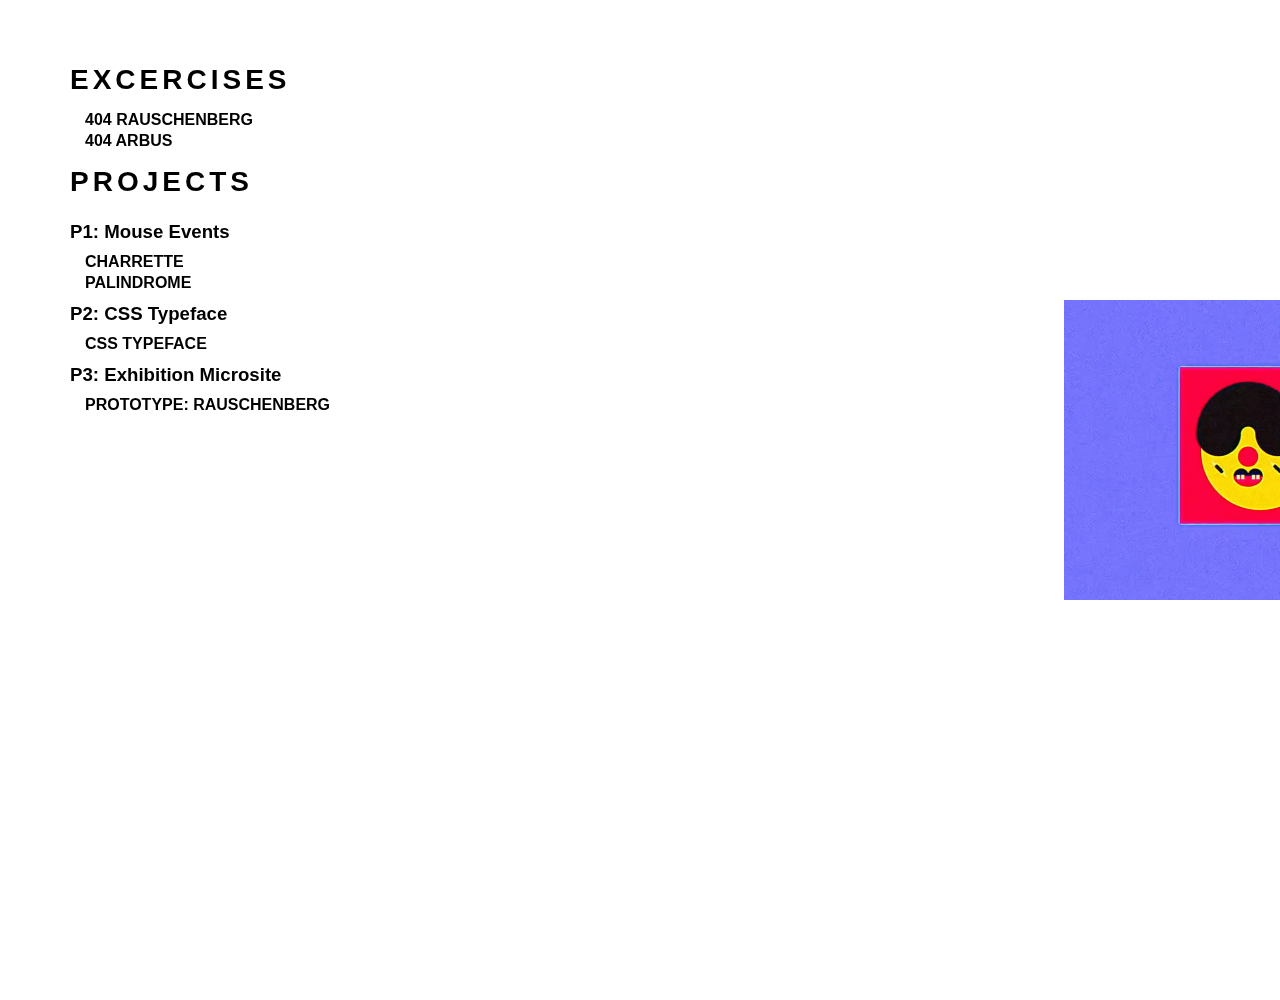
<file: index.html>
<!DOCTYPE html>
<html>

<head>
    <title>Mark Buenafe</title>
    <meta charset="utf-8" />
    <link rel="stylesheet" href="assets/main.css" type="text/css" />
</head>

<body>

<div class="background">
	<img src='img/background.png' >
</div>

  <div>
      <h1>EXCERCISES</h1>
      <li><a href="404_R/index.html">404 Rauschenberg</a></li>
       <li><a href="404_D/index.html">404 Arbus</a></li>
  </div>

  <!-- <div>
      <h1 id="presentation" >PRESENTATION</h1>
      <a href="" target="blank">Pecha Kucha: Lorem Ipsum</a>
  </div> -->

  <div>
      <h1 id="projects" >PROJECTS</h1>
      <h2>P1: Mouse Events</h2>
      <ul>
        <li><a href="charrette/index.html">Charrette</a></li>
        <li><a href="Palindrome/index.html">Palindrome</a></li>
      </ul>
      <!-- <a href="" target="blank">Prototype 1: Lorem Ipsum</a><br>
      <a href="" target="blank">Prototype 2: Lorem Ipsum</a><br>
      <a href="" target="blank">Final: Lorem Ipsum</a> -->
      <h2>P2: CSS Typeface</h2>
       <ul>
        <li><a href="typeface/index.html">CSS Typeface</a></li>
       
      </ul>
      
      <h2>P3: Exhibition Microsite</h2>
      <a href="RauschenbergWebsite/index.html" target="blank">Prototype: Rauschenberg</a><br>
  </div>

  
</body>
</html>
</file>
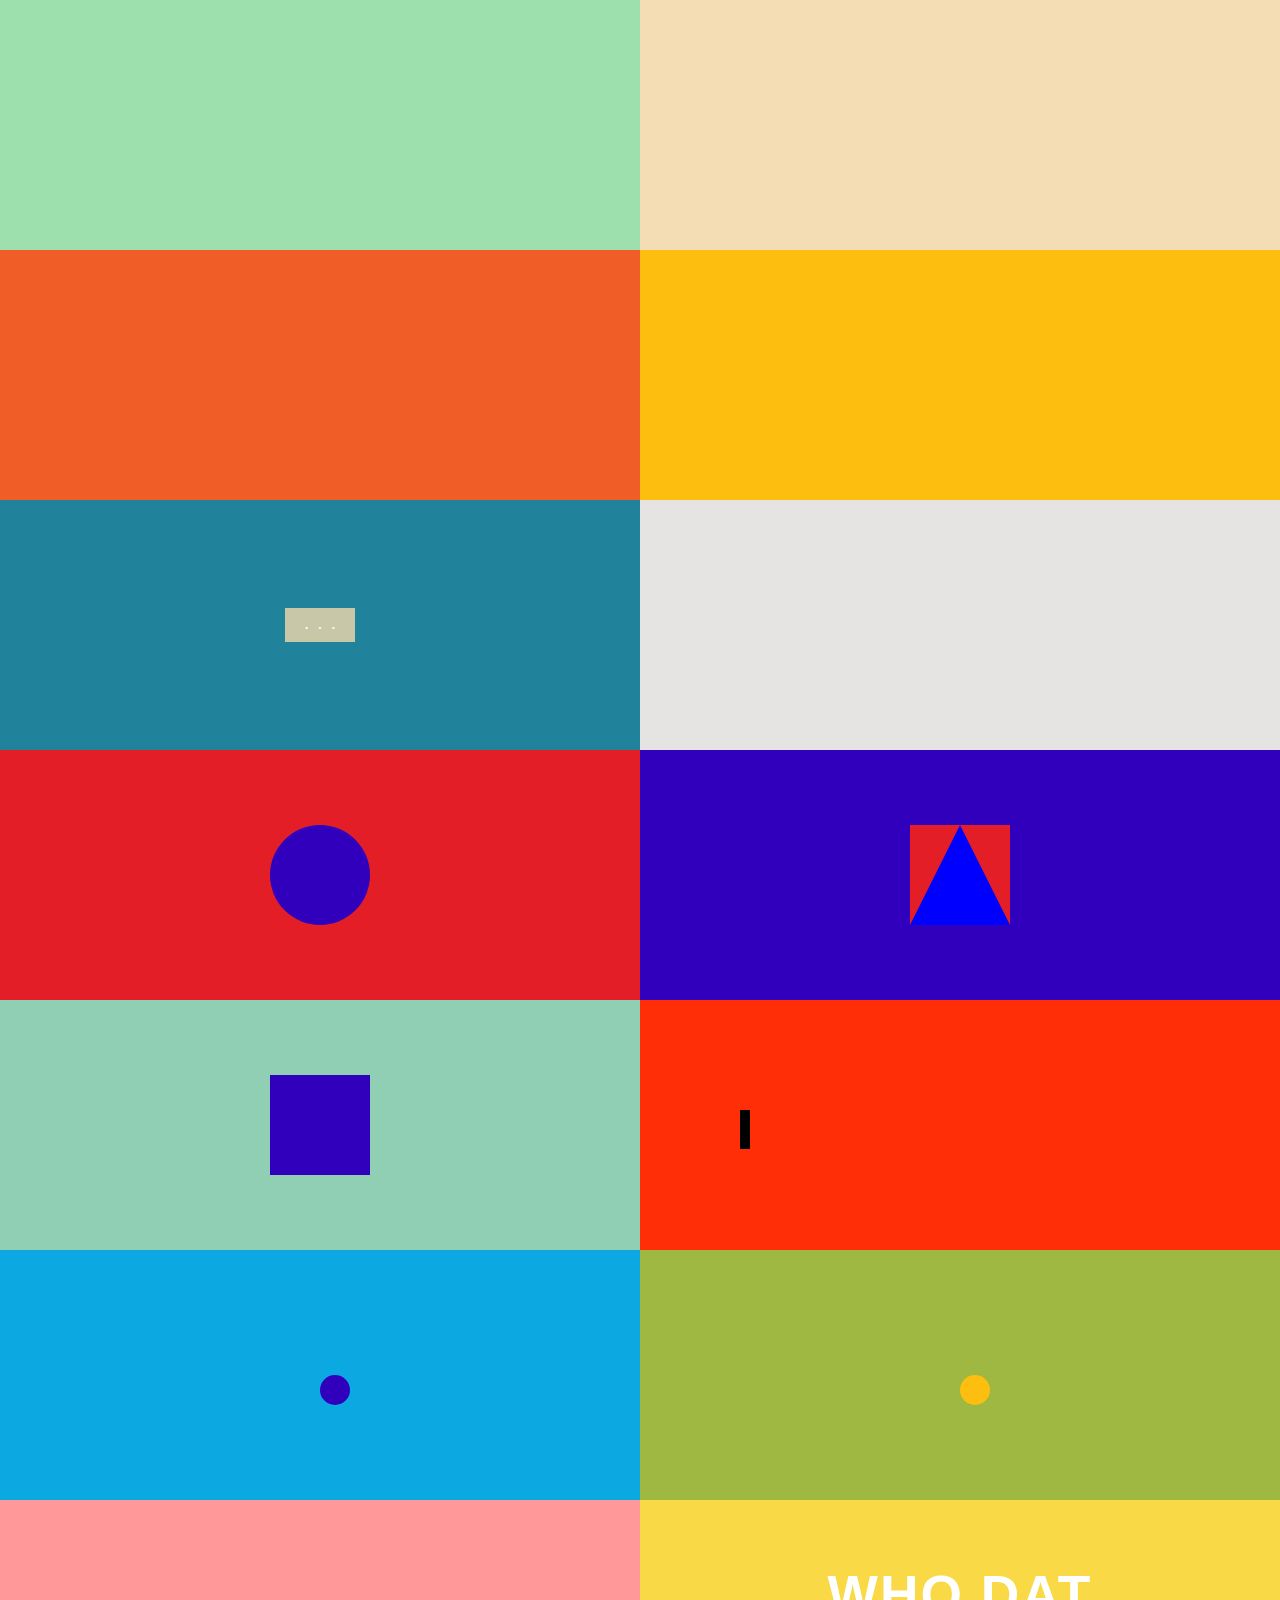
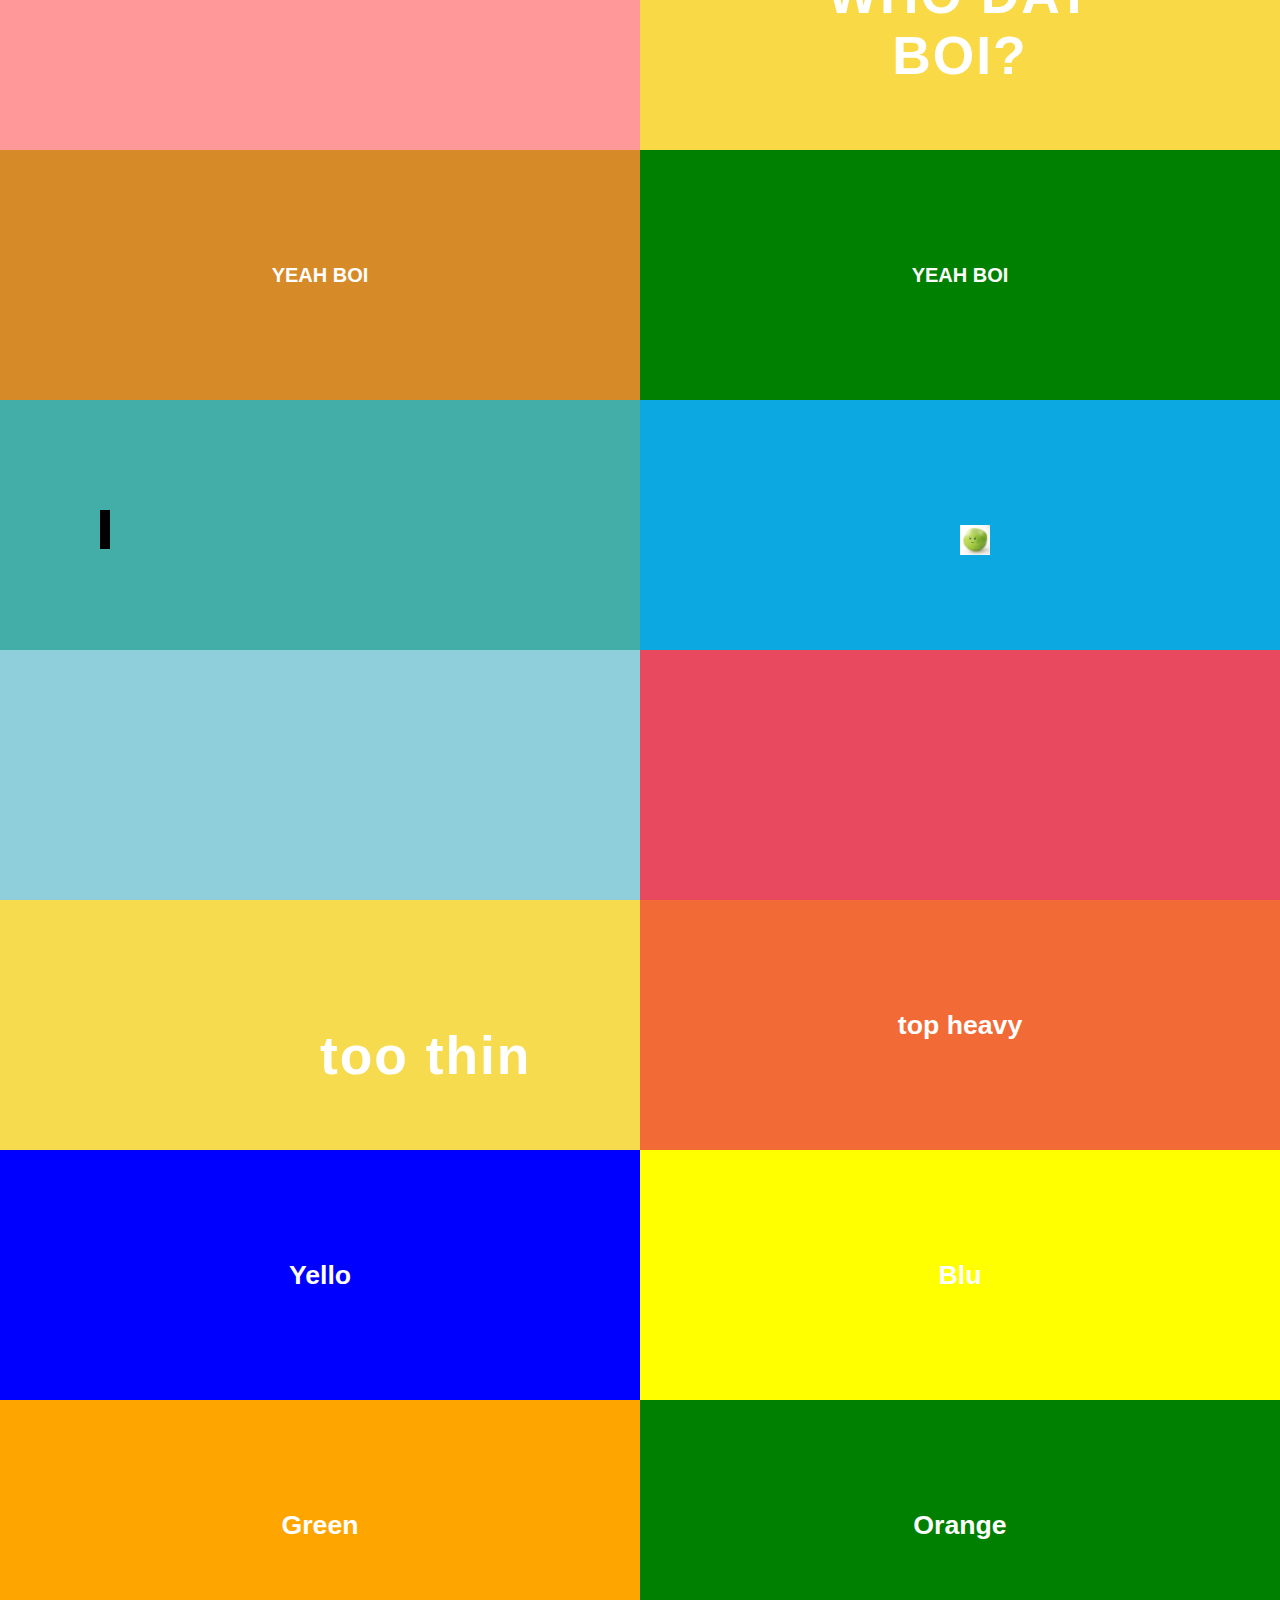
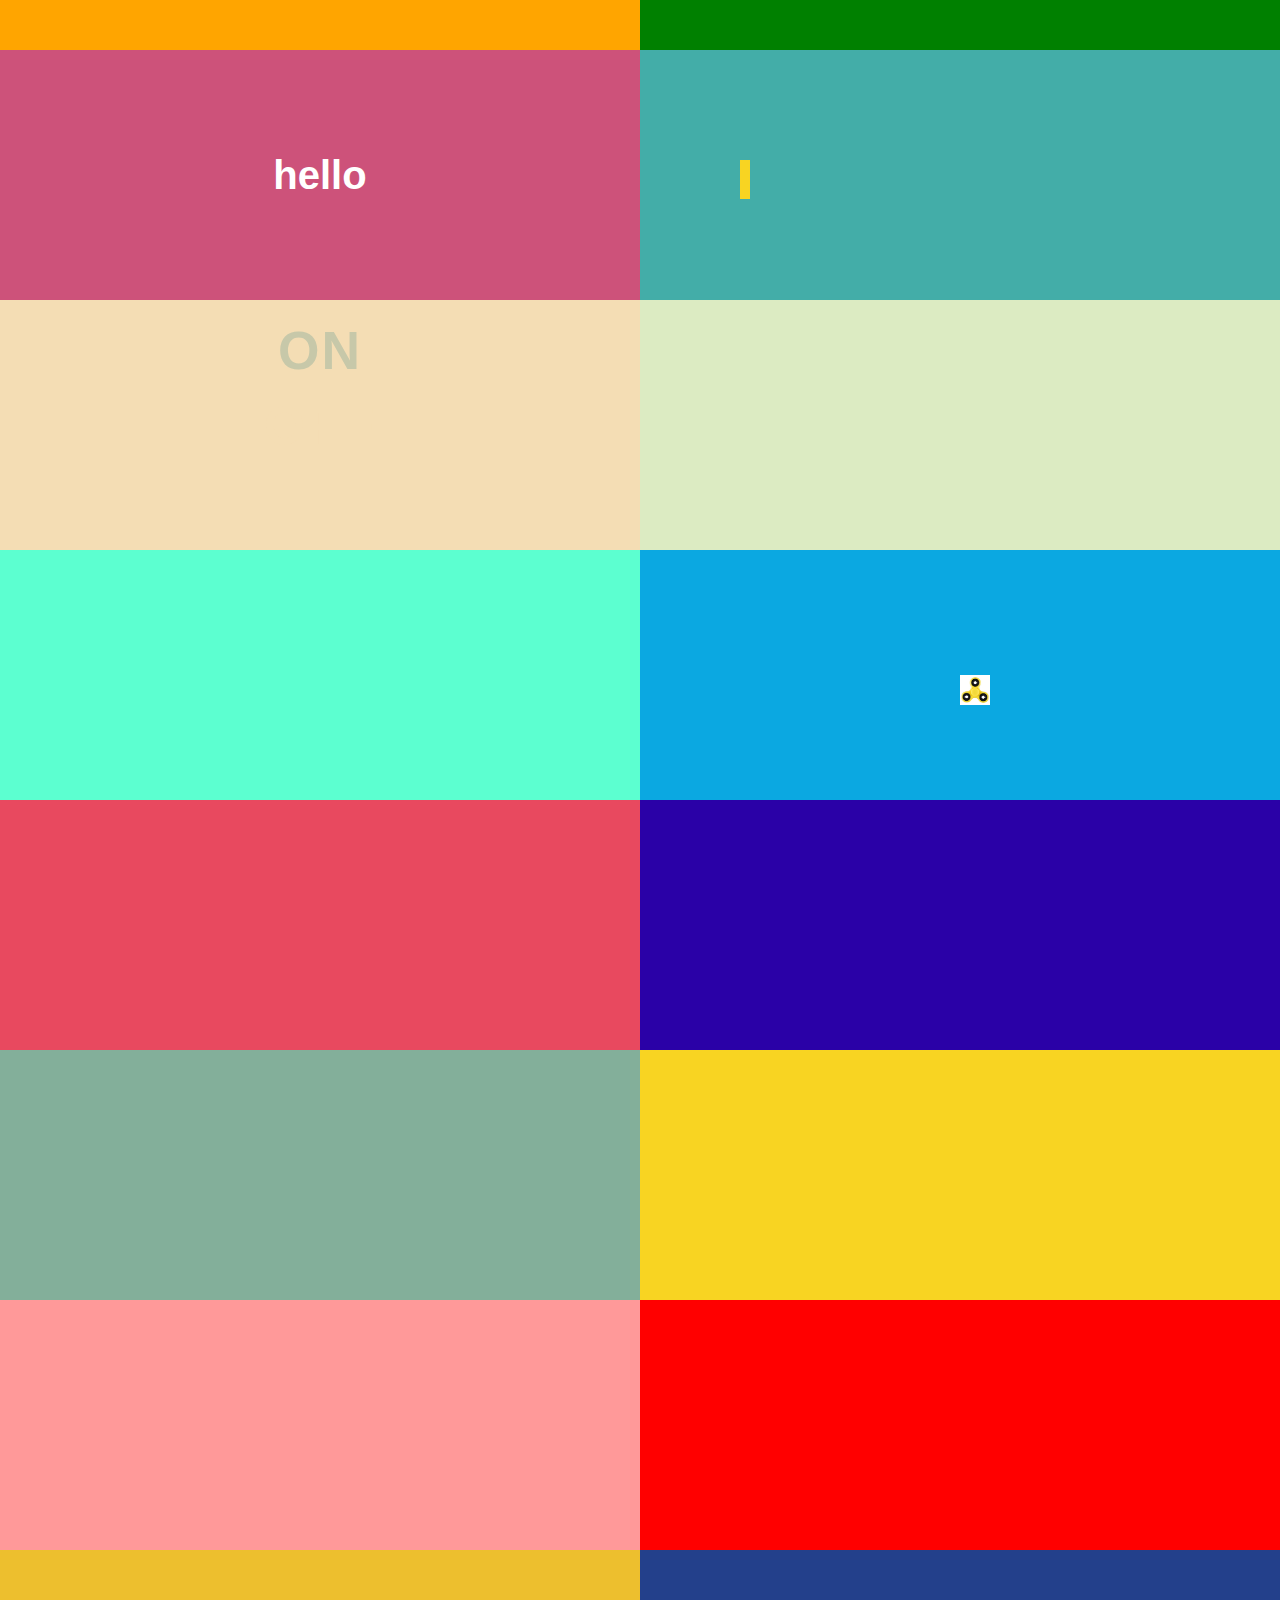
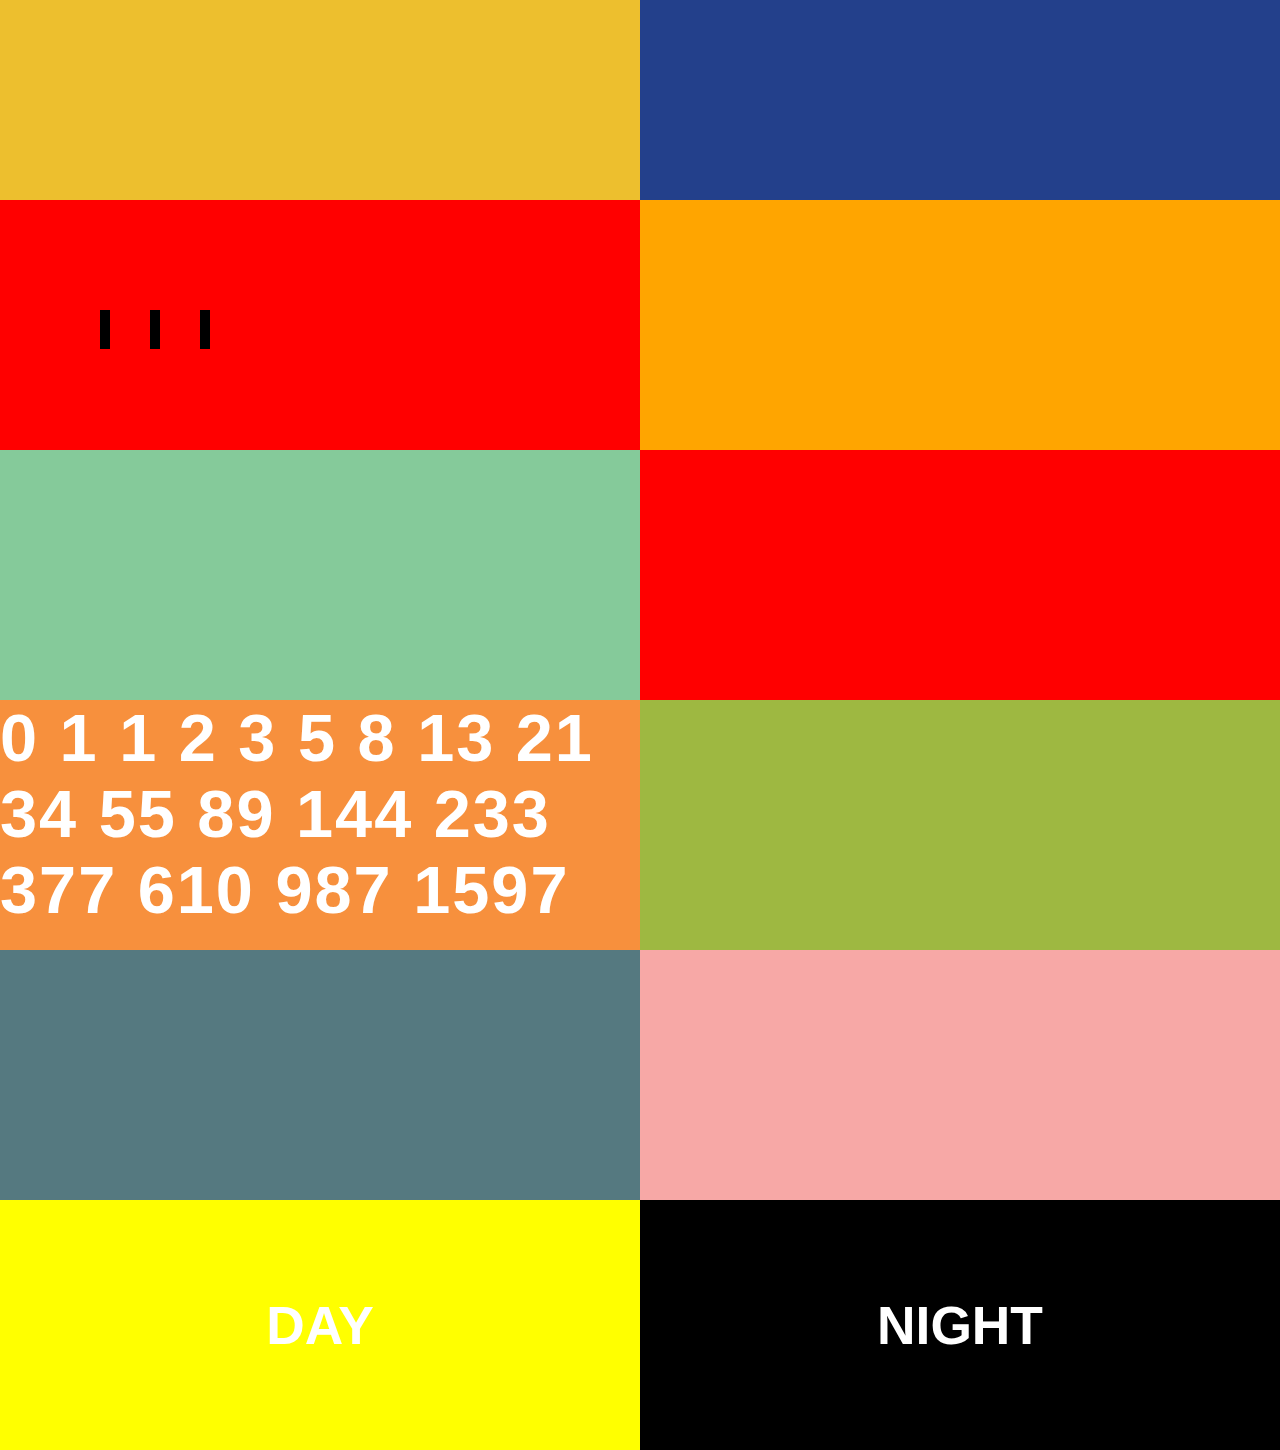
<file: charrette/index.html>
<!DOCTYPE html>
<html>

<head>
    <title>50 Results Charrette</title>
    <meta charset="utf-8" />
    <link rel="stylesheet" href="assets/main.css" type="text/css" />

    <!-- jquery -->
    <script src="https://code.jquery.com/jquery-1.10.2.js"></script>
    <script src="assets/script.js"></script>

</head>

<body>
    <!-- item 1 -->
      <div class="item" id="button1">
      </div>
    <!-- item 2 -->
    <div class="item" id="button2">
    </div>
    <!-- item 3 -->
    <div class="item" id="button3">
    </div>
    <!-- item 4 -->
    <div class="item" id="button4">
    </div>
    <!-- item 5 -->
    <div class="item" id="button5">
    <input type="button" id="buttonclick" value=".   .   ."></input>
    </div>
     <!-- item 6 -->
    <div class="item" id="button6">
    </div>
    <!-- item 7 -->
    <div class="item" id="button7">
    <a class="circle" id="square" style="border-radius: 125px;"></a>
    </div>
      <!-- item 8 -->
    <div class="item" id="button8">
    <a class="circle2" id="triangle" style="border-radius: 0px;"></a>
    </div>
       <!-- item 9 -->
    <div class="item" id="button9">
    <a class="square9" id="square" style="border-radius: 0px;"></a>
    </div>
       <!-- item 10-->
    <div class="item" id="button10">
    <div id="bar"></div>
    </div>

       <!-- item 11 -->
    <div class="item" id="button11">
    <a class="square11" id="square" style="border-radius: 125px;"></a>
    </div>

    <!-- item 12 -->
    <div class="item" id="button12">
    <a class="square12" id="square" style="border-radius: 125px;"></a>
    </div>
    <!-- item 13 -->
    <div class="item" id="button13">
    <a class="square13" id="square" style="border-radius: 0px;"></a>
    </div>
<!-- item 14 -->
    <div class="item" id="button14">
    <a class="square14" id="square" style="border-radius: 0px;"></a>
    </div>
    <!-- item 15 -->
    <div class="item" id="button15">
   <p class="centralT" id="yess">YEAH BOI</p>
    </div>
       
       <!-- item 16 -->
    <div class="item" id="button16">
   <p class="centralT" id="yess">YEAH BOI</p>

    </div>

    <!-- item 17-->
    <div class="item" id="button17">
    <div id="bar17"></div>
    </div>

    <!-- item 18 -->
    <div class="item" id="button18">
     <img class="square18" id="square" src='img/pea.jpg' ></a>
    </div>

    <!-- item 19 -->
    <div class="item" id="button19">
    </div>
    <!-- item 20 -->
    <div class="item" id="button20">
    </div>
             
    <!-- item 21 -->
    <div class="item" id="button21">
     <p  class="square21" id="square">too thin</p>
    </div>
    <!-- item 22 -->
    <div class="item" id="button22">
     <p  class="square22" id="square">top heavy</p>
    </div>
    <!-- item 23 -->
    <div class="item" id="button23">
     <p  class="square23" id="square">Yello</p>
    </div>

<!-- item 24 -->
    <div class="item" id="button24">
     <p  class="square24" id="square">Blu</p>
    </div>

<!-- item 25 -->
    <div class="item" id="button25">
     <p  class="square25" id="square">Green</p>
    </div>

     <!-- item 26 -->
    <div class="item" id="button26">
     <p  class="square26" id="square">Orange</p>
    </div>


     <!-- item 27 -->
    <div class="item" id="button27">
     <p  class="square27" id="square">hello</p>
    </div>

    <!-- item 28-->
    <div class="item" id="button28">
    <div id="bar28"></div>
    </div>

    <!-- item 29 -->
    <div class="item" id="button29">
    <p class="OFF">OFF</p>
    <p class="ON">ON</p>

    </div>

 <!-- item 30 -->
    <div class="item" id="button30">
    </div>

<!-- item 31 -->
    <div class="item" id="button31">
    <p class="__">____________________________________________________________________________________________________________________<br>_____________________________________________________________<br>_____________________________________________________________<br>_____________________________________________________________<br>_____________________________________________________________<br>_____________________________________________________________<br>_____________________________________________________________<br>_____________________________________________________________<br>_____________________________________________________________<br>_____________________________________________________________<br>_____________________________________________________________<br>_____________________________________________________________<br>_____________________________________________________________<br>_____________________________________________________________</p>
    </div>

 <!-- item 32 -->
     <div class="item" id="button32">
     <img class="square32" id="square" src='img/fidget.jpeg' ></a>
    </div>

<!-- item 33 -->
    <div class="item" id="button33">
    </div>

<!-- item 34 -->
    <div class="item" id="button34">
    </div>

<!-- item 35 -->
    <div class="item" id="button35">
    </div>

    <!-- item 36-->
    <div class="item" id="button36">
    </div>

     <!-- item 37-->
    <div class="item" id="button37">
    </div>

     <!-- item 38-->
    <div class="item" id="button38">
    </div>

     <!-- item 39-->
    <div class="item" id="button39">
    </div>

    <!-- item 40-->
    <div class="item" id="button40">
    </div>


      <!-- item 41-->
    <div class="item" id="button41">
    <div id="bar41"></div><div id="bar41-1"></div><div id="bar41-2"></div>
    </div>

    <!-- item 42-->
    <div class="item" id="button42">
    </div>

<!-- item 43-->
    <div class="item" id="button43">
    </div>

    <!-- item 44-->
    <div class="item" id="button44">
    </div>
    <!-- item 45-->
    <div class="item" id="button45">
    <div id=numbers> 0      1      1      2      3      5      8      13     21     34     55     89     144      233      377      610      987      1597     2584     4181     6765     10946   17711   28657   46368   75025   121393  196418  317811  514229  832040  1346269  2178309 3524578  5702887  9227465  14930352     24157817      39088169      63245986    102334155     165580141     267914296     433494437     701408733     1134903170      1836311903    
</div>
    </div>

    <!-- item 46-->
    <div class="item" id="button46">
    </div>

<!-- item 47-->
    <div class="item" id="button47">
    </div> 

    <!-- item 47-->
    <div class="item" id="button48">
    </div>

    <!-- item 49-->
    <div class="item" id="button49">
    <p id='day'>DAY</p>
    </div> 
 <!-- item 50-->
    <div class="item" id="button50">
    <p id='night'>NIGHT</p>
    </div> 

</body>
</html>
</file>
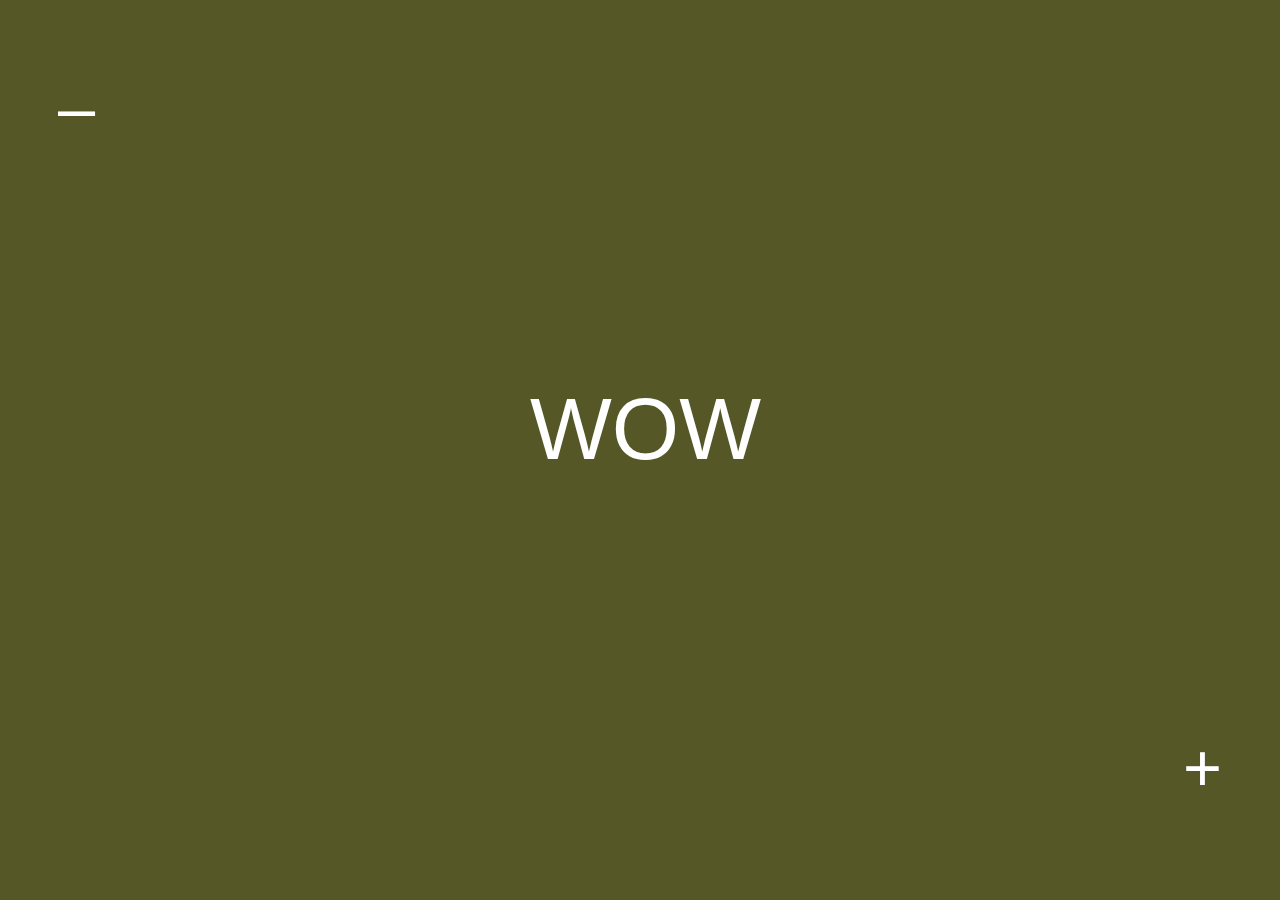
<file: Palindrome/index.html>
<!DOCTYPE html>
<html>

<head>
    <title>Palindrome</title>
    <meta charset="utf-8" />
    <link rel="stylesheet" href="assets/main.css" type="text/css" />
  <link href="https://fonts.googleapis.com/css?family=Archivo+Black" rel="stylesheet">
    <!-- jquery -->
    <script src="https://code.jquery.com/jquery-1.10.2.js"></script>
    <script src="assets/script.js"></script>

</head>

<body scroll="no"  style="overflow: hidden">

<div class="item" id="plus">
  <div><a id="add">+</a></div>
  </div>

  <div class="item" id="minus">
  <div><p id="subtract">–</p></div>
  </div>

    <div class="item" id="button-1">
        <div class="whole">
            <p class="word" id="wow" >WOW</p>
        </div>    
    </div>

     <div class="item" id="button-2">
        <div class="whole2">
            <p  class="word" id="diva">AVID DIVA</p>
        </div>    
    </div>

 <div class="item" id="button-3">
        <div class="whole3">
            <p  class="word" id="deified">DEIFIED</p>
        </div>    
    </div>
  
   <div class="item" id="button-4">
        <div class="whole4">
            <p  class="word" id="dog">GO DOG</p>
        </div>    
    </div>

  <div class="item" id="button-5">
        <div class="whole5">
            <p  class="word" id="olive">EVIL OLIVE</p>
        </div>    
    </div>

     <div class="item" id="button-6">
        <div class="whole6">
            <p  class="word" id="ufo">UFO TOFU</p>
        </div>    
    </div>

<div class="item" id="button-7">
        <div class="whole7">
            <p  class="word" id="emily">EMILY'S SASSY LIME</p>
        </div>    
    </div>


<div class="item" id="button-8">
        <div class="whole8">
            <p  class="word" id="lemons">NO LEMONS, NO MELON</p>
        </div>    
    </div>


<div class="item" id="button-9">
        <div class="whole9">
            <p  class="word" id="elk">ELK RAP SONG? NO SPARKLE</p>
        </div>    
    </div>

    <div class="item" id="button-10">
        <div class="whole10">
            <p  class="word" id="papaya">NO SIR! AWAY! A PAPAYA WAR IS ON</p>
        </div>    
    </div>


  

</body>
</html>
</file>
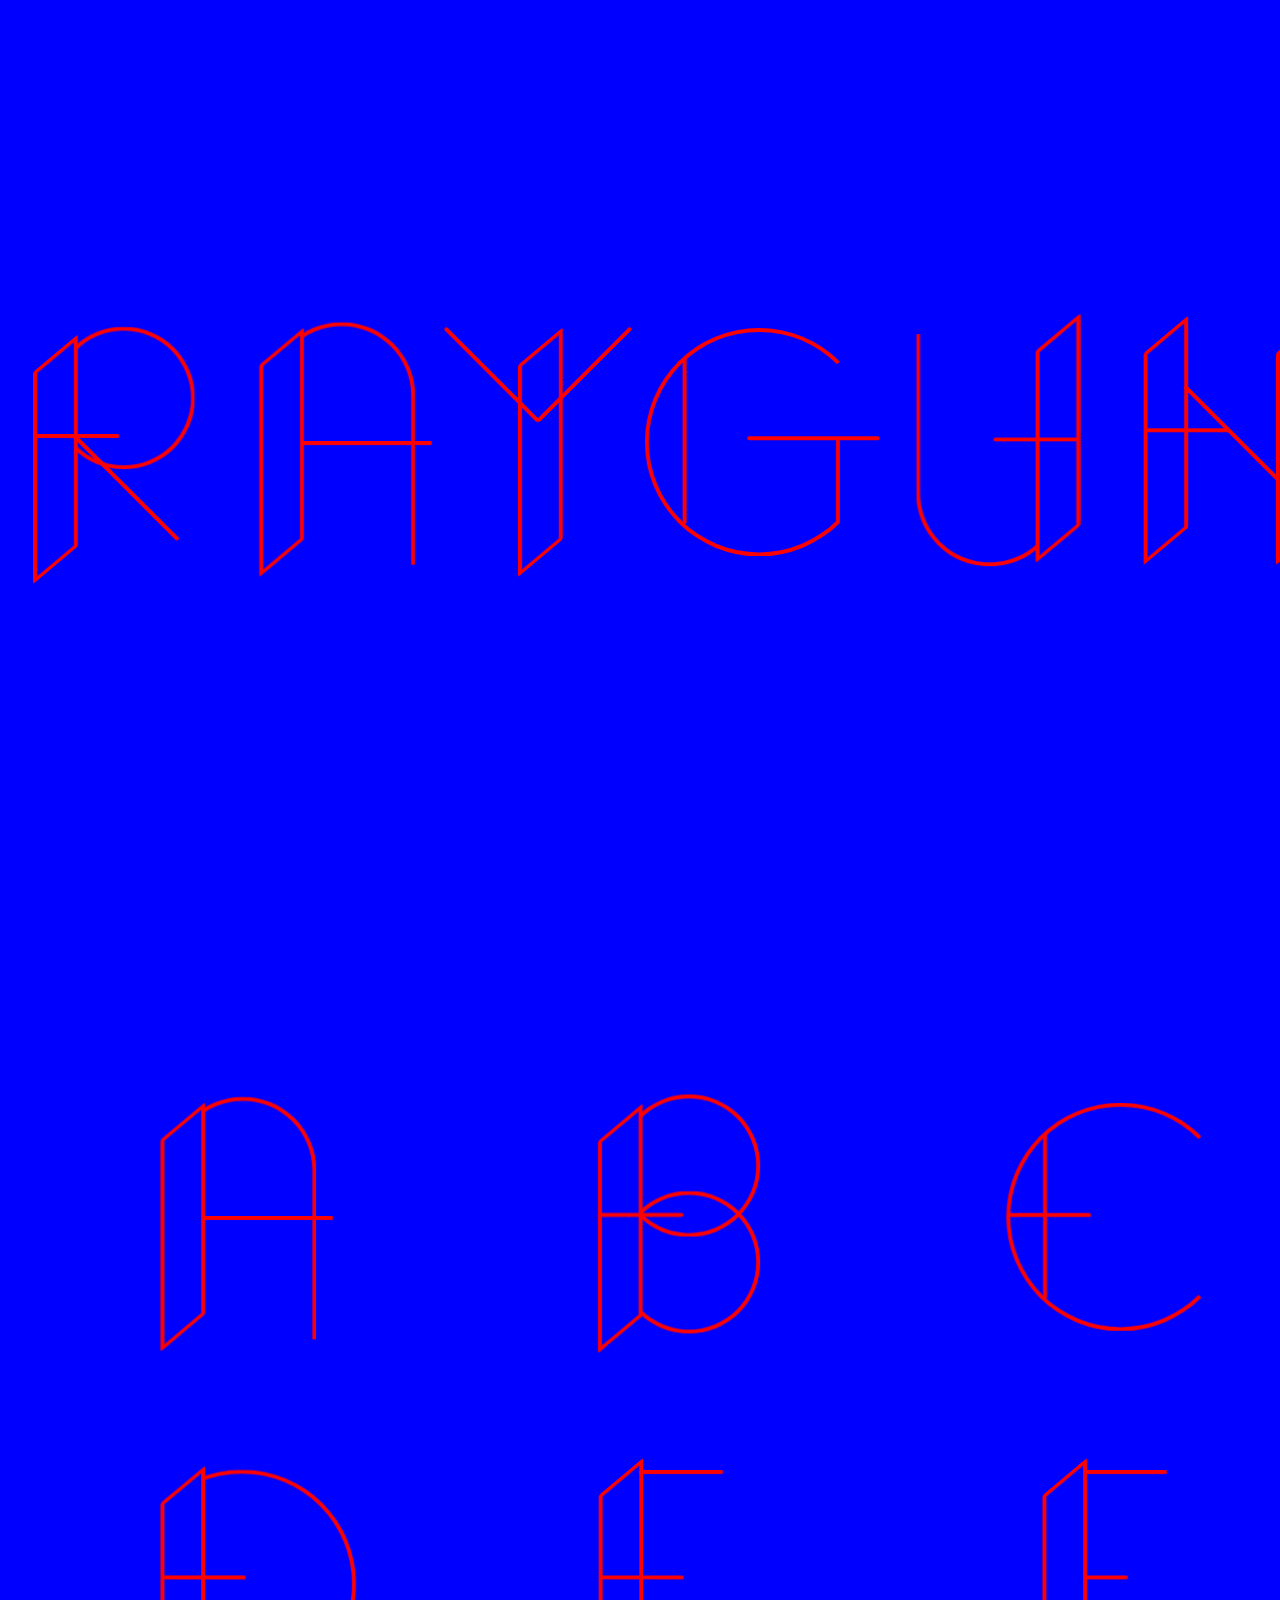
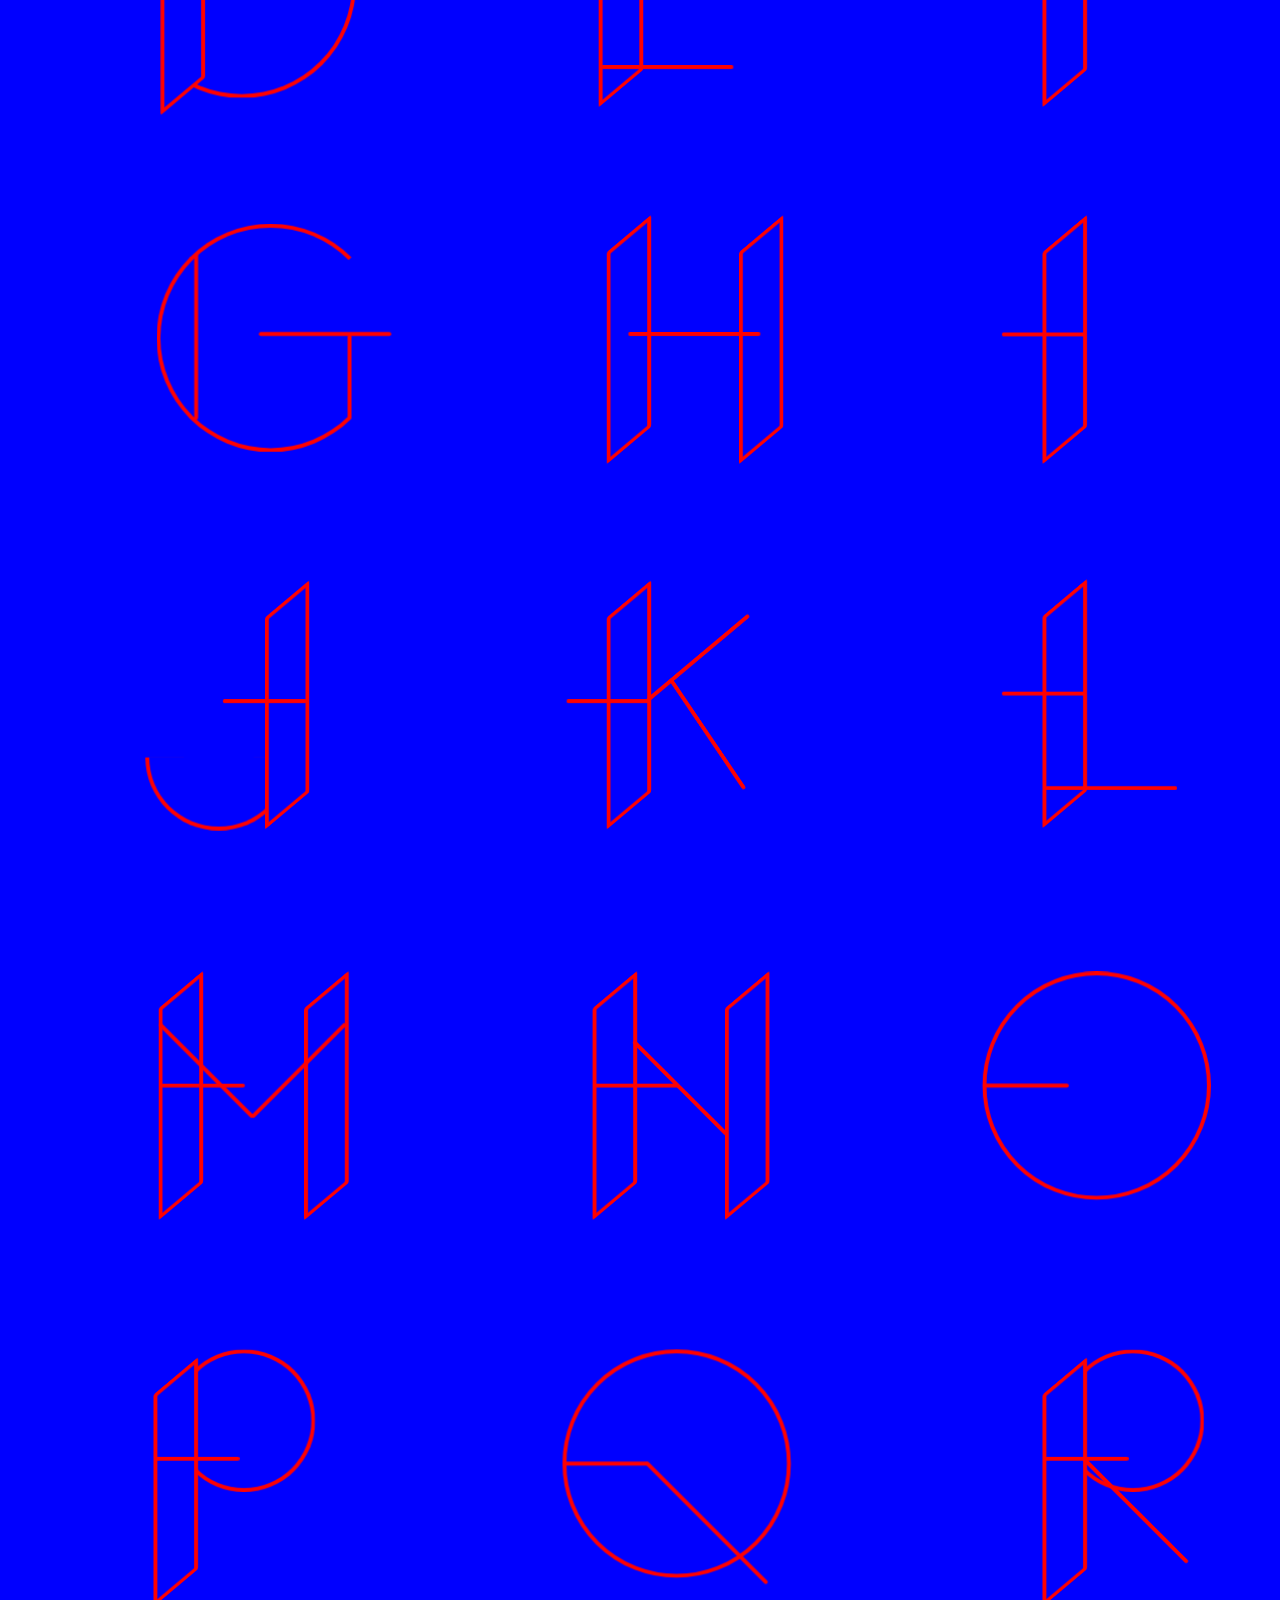
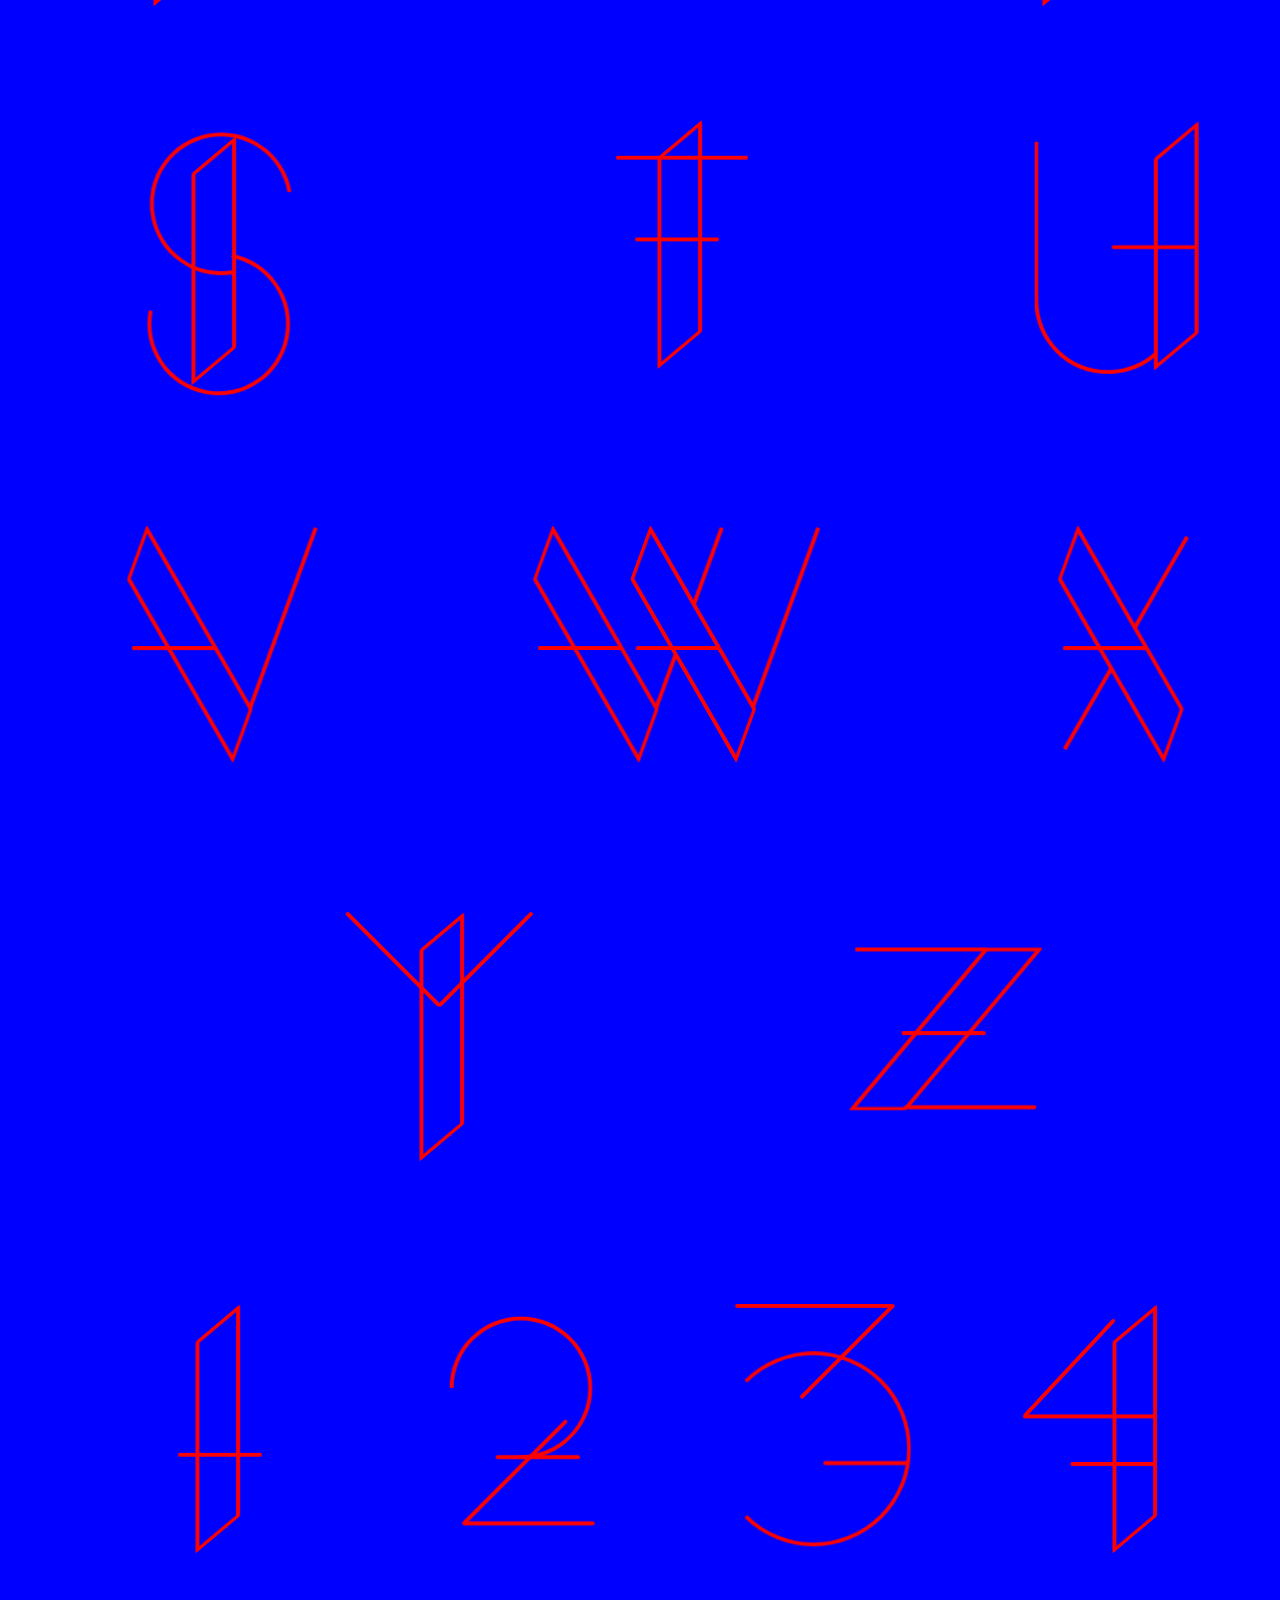
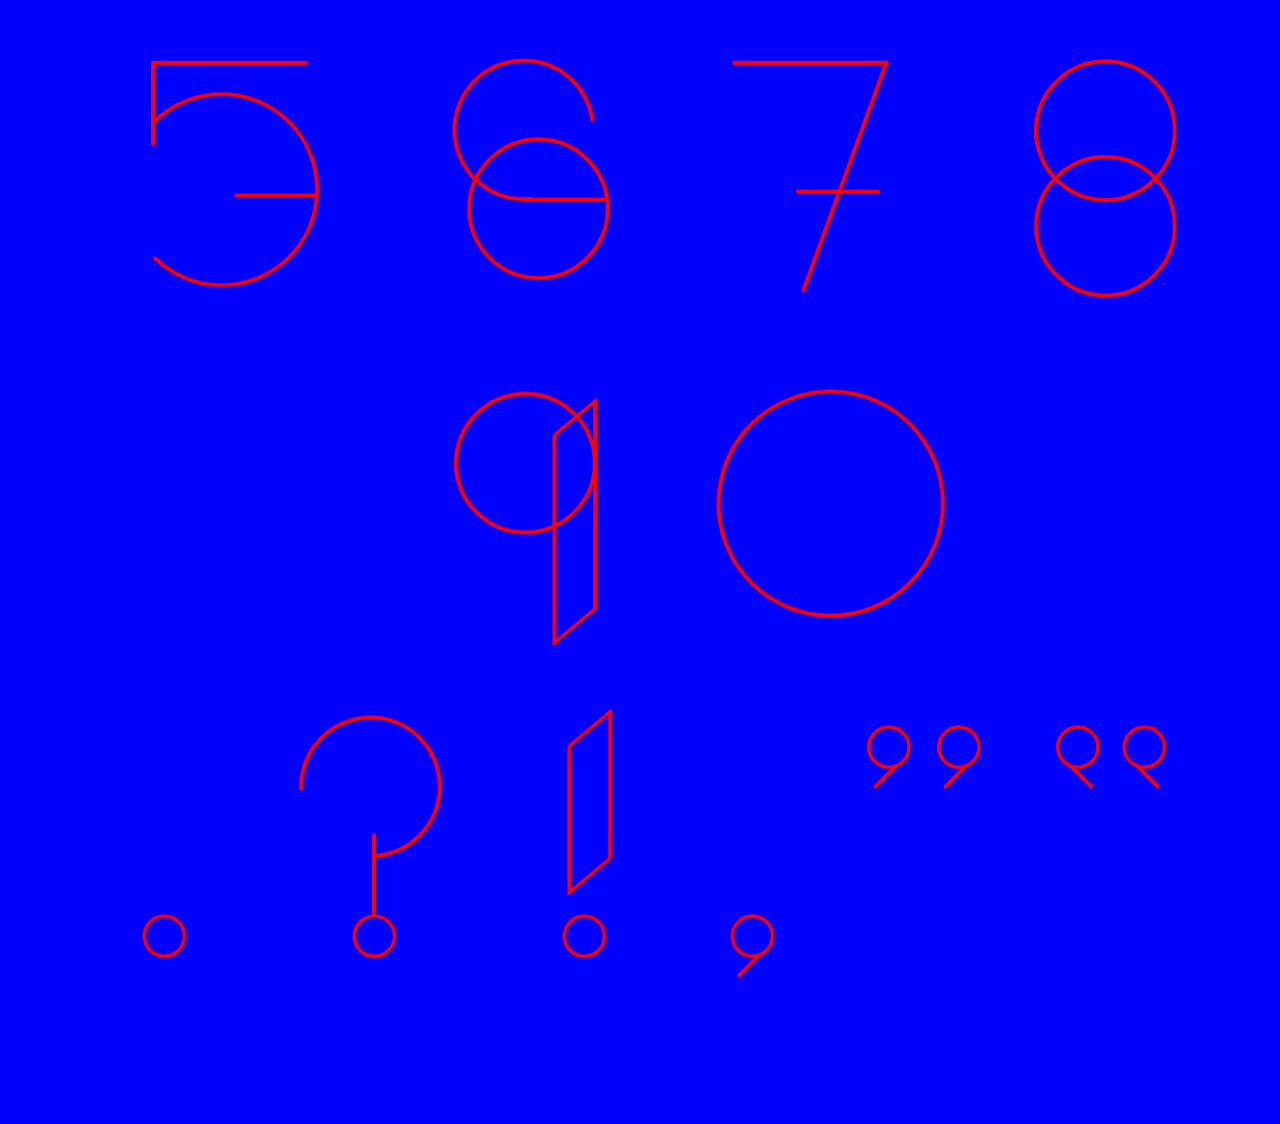
<file: typeface/index.html>
<!DOCTYPE html>
<html>

<head>
    <title>CSS Typeface</title>
    <meta charset="utf-8" />
    <link rel="stylesheet" href="assets/main.css" type="text/css" />
  <link href="https://fonts.googleapis.com/css?family=Archivo+Black" rel="stylesheet">
    <!-- jquery -->
    <script src="https://code.jquery.com/jquery-1.10.2.js"></script>
    <script src="assets/script.js"></script>

</head>
<body id="container">
	<div class="title">
		<p id="margin">_</p>
		<div class="R-header">
			<div id="R-arc" class="arc"></div>
			<div id="R" class="parallelogram">
				<div id="R" class="parallelogram2">
					<div id="R" class="parallelogram2">
						<div id="R" class="parallelogram2">
							<div id="R" class="parallelogram2">
								<div id="R" class="parallelogram2">
									<div id="R" class="parallelogram2">
										<div id="R" class="parallelogram2">
					<div id="R" class="parallelogram2">
						<div id="R" class="parallelogram2">
							<div id="R" class="parallelogram2">
								<div id="R" class="parallelogram2">
									<div id="R" class="parallelogram2">
										<div id="R" class="parallelogram2">
					<div id="R" class="parallelogram2">
						<div id="R" class="parallelogram2">
							<div id="R" class="parallelogram2">
								<div id="R" class="parallelogram2">
									<div id="R" class="parallelogram2">
										<div id="R" class="parallelogram2">
					<div id="R" class="parallelogram2">
						<div id="R" class="parallelogram2">
							<div id="R" class="parallelogram2">
								<div id="R" class="parallelogram2">
									<div id="R" class="parallelogram2">
										<div id="R" class="parallelogram2">
					<div id="R" class="parallelogram2">
						<div id="R" class="parallelogram2">
							<div id="R" class="parallelogram2">
								<div id="R" class="parallelogram2">
									<div id="R" class="parallelogram2"></div>
								</div>
							</div>
						</div>
					</div>
				</div>
									</div>
								</div>
							</div>
						</div>
					</div>
				</div>
									</div>
								</div>
							</div>
						</div>
					</div>
				</div>
									</div>
								</div>
							</div>
						</div>
					</div>
				</div>
									</div>
								</div>
							</div>
						</div>
					</div>
				</div>
			</div>
			<div  id="R-horizontal3" class="horizontalshort"></div>
			<div id="R-horizontal" class="horizontal"></div>
		</div>

		<div class="A-header">
		<div class="horizontal"></div>
		<div class="half-circle"></div>
		<div class="parallelogram">
			<div class="parallelogram15">
				<div class="parallelogram15">
					<div class="parallelogram15">
						<div class="parallelogram15">
							<div class="parallelogram15">
								<div class="parallelogram15">
									<div class="parallelogram15">
										<div class="parallelogram15">
											<div class="parallelogram15">
				<div class="parallelogram15">
					<div class="parallelogram15">
						<div class="parallelogram15">
							<div class="parallelogram15">
								<div class="parallelogram15">
									<div class="parallelogram15">
										<div class="parallelogram15">
											
										</div>
									</div>
								</div>
							</div>
						</div>
					</div>
				</div>
			</div>
										</div>
									</div>
								</div>
							</div>
						</div>
					</div>
				</div>
			</div>
		</div>
		</div>


		<div class="Y-header">
		<div id="Y" class="parallelogram"></div>
		<div id="Y-horizontal" class="horizontal">
			<div id="Y-horizontal3" class="horizontal11">
				<div id="Y-horizontal3" class="horizontal11">
					<div id="Y-horizontal3" class="horizontal11">
						<div id="Y-horizontal3" class="horizontal11">
							<div id="Y-horizontal3" class="horizontal11">
								<div id="Y-horizontal3" class="horizontal11">
									<div id="Y-horizontal3" class="horizontal11">
										<div id="Y-horizontal3" class="horizontal11">
				<div id="Y-horizontal3" class="horizontal11">
					<div id="Y-horizontal3" class="horizontal11">
						<div id="Y-horizontal3" class="horizontal11">
							<div id="Y-horizontal3" class="horizontal11">
								<div id="Y-horizontal3" class="horizontal11">
									<div id="Y-horizontal3" class="horizontal11">
										<div id="Y-horizontal3" class="horizontal11">
				<div id="Y-horizontal3" class="horizontal11">
					<div id="Y-horizontal3" class="horizontal11">
						<div id="Y-horizontal3" class="horizontal11">
							<div id="Y-horizontal3" class="horizontal11">
								<div id="Y-horizontal3" class="horizontal11">
									<div id="Y-horizontal3" class="horizontal11">
										<div id="Y-horizontal3" class="horizontal11">
				<div id="Y-horizontal3" class="horizontal11">
					<div id="Y-horizontal3" class="horizontal11">
						<div id="Y-horizontal3" class="horizontal11">
							<div id="Y-horizontal3" class="horizontal11">
								<div id="Y-horizontal3" class="horizontal11">
									<div id="Y-horizontal3" class="horizontal11">
										<div id="Y-horizontal3" class="horizontal11">
				<div id="Y-horizontal3" class="horizontal11">
					<div id="Y-horizontal3" class="horizontal11">
						<div id="Y-horizontal3" class="horizontal11">
							<div id="Y-horizontal3" class="horizontal11">
								<div id="Y-horizontal3" class="horizontal11">
									<div id="Y-horizontal3" class="horizontal11">
										<div id="Y-horizontal3" class="horizontal11">
				<div id="Y-horizontal3" class="horizontal11">
					<div id="Y-horizontal3" class="horizontal11">
						<div id="Y-horizontal3" class="horizontal11">
							<div id="Y-horizontal3" class="horizontal11">
								<div id="Y-horizontal3" class="horizontal11">
									<div id="Y-horizontal3" class="horizontal11"></div>
								</div>
							</div>
						</div>
					</div>
				</div>
			</div>
									</div>
								</div>
							</div>
						</div>
					</div>
				</div>
			</div>
									</div>
								</div>
							</div>
						</div>
					</div>
				</div>
			</div>
									</div>
								</div>
							</div>
						</div>
					</div>
				</div>
			</div>
									</div>
								</div>
							</div>
						</div>
					</div>
				</div>
			</div>
									</div>
								</div>
							</div>
						</div>
					</div>
				</div>
			</div>
		</div>
		<div id="Y-horizontal2" class="horizontal"></div>
		</div>


		<div class="G-header">
		<div id="G-arc" class="bigarc">
			<div id="G-arc2" class="bigarc4">
				<div id="G-arc2" class="bigarc4">
					<div id="G-arc2" class="bigarc4">
						<div id="G-arc2" class="bigarc4">
							<div id="G-arc2" class="bigarc4">
								<div id="G-arc2" class="bigarc4">
									<div id="G-arc2" class="bigarc4">
										<div id="G-arc2" class="bigarc4">
											<div id="G-arc2" class="bigarc4">
												<div id="G-arc2" class="bigarc4">
													<div id="G-arc2" class="bigarc4">
														<div id="G-arc2" class="bigarc4">
															<div id="G-arc2" class="bigarc4">
																<div id="G-arc2" class="bigarc4">
																	<div id="G-arc2" class="bigarc4">
																		<div id="G-arc2" class="bigarc4">
																			<div id="G-arc2" class="bigarc4">
																				<div id="G-arc2" class="bigarc4">
																					<div id="G-arc2" class="bigarc4">
																						<div id="G-arc2" class="bigarc4">
																							<div id="G-arc2" class="bigarc4">
																								<div id="G-arc2" class="bigarc4">
																									<div id="G-arc2" class="bigarc4">
																										<div id="G-arc2" class="bigarc4">
																											<div id="G-arc2" class="bigarc4">
																												<div id="G-arc2" class="bigarc4">
																													<div id="G-arc2" class="bigarc4">
																														<div id="G-arc2" class="bigarc4">
																															<div id="G-arc2" class="bigarc4">
																																<div id="G-arc2" class="bigarc4">
																																	<div id="G-arc2" class="bigarc4">
																																		<div id="G-arc2" class="bigarc4">
																																		</div>
																																	</div>
																																</div>
																															</div>
																														</div>
																													</div>
																												</div>
																											</div>
																										</div>
																									</div>
																								</div>
																							</div>
																						</div>
																					</div>
																				</div>
																			</div>
																		</div>
																	</div>
																</div>
															</div>
														</div>
													</div>
												</div>
											</div>
										</div>
									</div>
								</div>
							</div>
						</div>
					</div>
				</div>
			</div>
		</div>
		<div id="G-horizontal" class="horizontal"></div>
		<div  id="G-horizontal2" class="horizontalshort"></div>
		<div id="G-vertical" class="vertical"></div>
		</div>

		<div class="U-header">
		<div  id="U-horizontal" class="horizontalshort"></div>
		<div id="U-half" class="half-circle">
			<div id="U-half2" class="half-circle3">
				<div id="U-half2" class="half-circle3">
					<div id="U-half2" class="half-circle3">
						<div id="U-half2" class="half-circle3">
							<div id="U-half2" class="half-circle3">
								<div id="U-half2" class="half-circle3">
									<div id="U-half2" class="half-circle3">
										<div id="U-half2" class="half-circle3">
											<div id="U-half2" class="half-circle3">
												<div id="U-half2" class="half-circle3">
													<div id="U-half2" class="half-circle3">
														<div id="U-half2" class="half-circle3">
															<div id="U-half2" class="half-circle3">
																<div id="U-half2" class="half-circle3">
																	<div id="U-half2" class="half-circle3">
																		<div id="U-half2" class="half-circle3">
																			<div id="U-half2" class="half-circle3">
																				<div id="U-half2" class="half-circle3">
																					<div id="U-half2" class="half-circle3">
																						<div id="U-half2" class="half-circle3">
																							<div id="U-half2" class="half-circle3">
																								<div id="U-half2" class="half-circle3">
																									<div id="U-half2" class="half-circle3">
																										<div id="U-half2" class="half-circle3">
																											<div id="U-half2" class="half-circle3">
																												<div id="U-half2" class="half-circle3">
																													<div id="U-half2" class="half-circle3">
																														<div id="U-half2" class="half-circle3">
																															<div id="U-half2" class="half-circle3"></div>
																														</div>
																													</div>
																												</div>
																											</div>
																										</div>
																									</div>
																								</div>
																							</div>
																						</div>
																					</div>
																				</div>
																			</div>
																		</div>
																	</div>
																</div>
															</div>
														</div>
													</div>
												</div>
											</div>
										</div>
									</div>
								</div>
							</div>
						</div>
					</div>
				</div>
			</div>
		</div>
		<div id="U" class="parallelogram"></div>
		</div>

		<div class="N-header">
		<div id="N-horizontal" class="horizontal"></div>
		<div id="N" class="parallelogram">
			<div id="" class="parallelogram7">
				<div id="" class="parallelogram7">
					<div id="" class="parallelogram7">
						<div id="" class="parallelogram7">
							<div id="" class="parallelogram7">
								<div id="" class="parallelogram7">
									<div id="" class="parallelogram7">
										<div id="" class="parallelogram7">
											<div id="" class="parallelogram7">
												<div id="" class="parallelogram7">
													<div id="" class="parallelogram7">
														<div id="" class="parallelogram7">
															<div id="" class="parallelogram7">
																<div id="" class="parallelogram7">
																	<div id="" class="parallelogram7">
																		<div id="" class="parallelogram7">
																			<div id="" class="parallelogram7">
																				<div id="" class="parallelogram7">
																					
																				</div>
																			</div>
																		</div>
																	</div>
																</div>
															</div>
														</div>
													</div>
												</div>
											</div>
										</div>
									</div>
								</div>
							</div>
						</div>
					</div>
				</div>
			</div>
		</div>
		<div id="N-2" class="parallelogram">
			<div id="" class="parallelogram8">
				<div id="" class="parallelogram8">
					<div id="" class="parallelogram8">
						<div id="" class="parallelogram8">
							<div id="" class="parallelogram8">
								<div id="" class="parallelogram8">
									<div id="" class="parallelogram8">
										<div id="" class="parallelogram8">
											<div id="" class="parallelogram8">
												<div id="" class="parallelogram8">
													<div id="" class="parallelogram8">
														<div id="" class="parallelogram8">
															<div id="" class="parallelogram8">
																<div id="" class="parallelogram8">
																	<div id="" class="parallelogram8">
																		<div id="" class="parallelogram8">
																			<div id="" class="parallelogram8">
																				<div id="" class="parallelogram8">
																					<div id="" class="parallelogram8">
																						
																					</div>
																				</div>
																			</div>
																		</div>
																	</div>
																</div>
															</div>
														</div>
													</div>
												</div>
											</div>
										</div>
									</div>
								</div>
							</div>
						</div>
					</div>
				</div>
			</div>
		</div>
		<div  id="N-horizontal3" class="horizontalshort"></div>
		</div>

	</div>


<div class="alphabet">
	<div class="A">
		<div class="horizontal"></div>
		<div class="half-circle"></div>
		<div class="parallelogram">
				<div class="parallelogram2">
					<div class="parallelogram2">
						<div class="parallelogram2">
							<div class="parallelogram2">
								<div class="parallelogram2">
									<div class="parallelogram2">
										<div class="parallelogram2">
											<div class="parallelogram2">
												<div class="parallelogram2">
													<div class="parallelogram2">
														<div class="parallelogram2">
															<div class="parallelogram2">
																<div class="parallelogram2">
																	<div class="parallelogram2">
																		<div class="parallelogram2">
																			<div class="parallelogram2">
																				<div class="parallelogram2">
																					<div class="parallelogram2">
																						<div class="parallelogram2">
																							<div class="parallelogram2">
																								<div class="parallelogram2">
																									<div class="parallelogram2">
																										<div class="parallelogram2">
																											<div class="parallelogram2">
																												<div class="parallelogram2">
																													<div class="parallelogram2">
																														<div class="parallelogram2"></div>
																													</div>
																												</div>
																											</div>
																										</div>
																									</div>
																								</div>
																							</div>
																						</div>
																					</div>
																				</div>
																			</div>
																		</div>
																	</div>
																</div>
															</div>
														</div>
													</div>
												</div>
											</div>
										</div>
									</div>
								</div>
							</div>
						</div>
				</div></div>
		</div>

	</div>

	<div class="B">
		<div class="arc">
			<div class="arc2">
				<div class="arc2">
					<div class="arc2">
						<div class="arc2">
							<div class="arc2">
								<div class="arc2">
									<div class="arc2">
										<div class="arc2">
											<div class="arc2">
												<div class="arc2">
													<div class="arc2">
														<div class="arc2">
															<div class="arc2">
																<div class="arc2">
																	<div class="arc2">
																		<div class="arc2">
																			<div class="arc2">
																				<div class="arc2">
																					<div class="arc2">
																						<div class="arc2">
																							<div class="arc2">
																								<div class="arc2">
																							</div>
																							</div>
																						</div>
																					</div>
																				</div>
																			</div>
																		</div>
																	</div>
																</div>
															</div>
														</div>
													</div>
												</div>
											</div>
										</div>
									</div>
								</div>
							</div>
						</div>
					</div>
				</div>
			</div>
		</div>
		<div id="B-arc" class="arc">
			<div id="B-arc2" class="arc2">
				<div id="B-arc2" class="arc2">
					<div id="B-arc2" class="arc2">
						<div id="B-arc2" class="arc2">
							<div id="B-arc2" class="arc2">
								<div id="B-arc2" class="arc2">
									<div id="B-arc2" class="arc2">
										<div id="B-arc2" class="arc2">
											<div id="B-arc2" class="arc2">
												<div id="B-arc2" class="arc2">
													<div id="B-arc2" class="arc2">
														<div id="B-arc2" class="arc2">
															<div id="B-arc2" class="arc2">
																<div id="B-arc2" class="arc2">
																	<div id="B-arc2" class="arc2">
																		<div id="B-arc2" class="arc2">
																			<div id="B-arc2" class="arc2">
																				<div id="B-arc2" class="arc2"></div>
																			</div>
																		</div>
																	</div>
																</div>
															</div>
														</div>
													</div>
												</div>
											</div>
										</div>
									</div>
								</div>
							</div>
						</div>
					</div>
				</div>
			</div>
		</div>

		<div  id="B-horizontal" class="horizontalshort"></div>
		<div id="B" class="parallelogram"></div>
		

	</div>

	<div class="C">
		<div id="C-arc" class="bigarc">
			<div id="C-arc2" class="bigarc2">
				<div id="C-arc2" class="bigarc2">
					<div id="C-arc2" class="bigarc2">
						<div id="C-arc2" class="bigarc2">
							<div id="C-arc2" class="bigarc2">
								<div id="C-arc2" class="bigarc2">
									<div id="C-arc2" class="bigarc2">
										<div id="C-arc2" class="bigarc2">
											<div id="C-arc2" class="bigarc2">
												<div id="C-arc2" class="bigarc2">
													<div id="C-arc2" class="bigarc2">
														<div id="C-arc2" class="bigarc2">
															<div id="C-arc2" class="bigarc2">
																<div id="C-arc2" class="bigarc2">
																	<div id="C-arc2" class="bigarc2">
																		<div id="C-arc2" class="bigarc2">
																			<div id="C-arc2" class="bigarc2">
																				<div id="C-arc2" class="bigarc2">
																					<div id="C-arc2" class="bigarc2">
																						<div id="C-arc2" class="bigarc2">
																							<div id="C-arc2" class="bigarc2">
																								<div id="C-arc2" class="bigarc2">
																									<div id="C-arc2" class="bigarc2">
																										<div id="C-arc2" class="bigarc2">
																											<div id="C-arc2" class="bigarc2">
																												<div id="C-arc2" class="bigarc2">
																													<div id="C-arc2" class="bigarc2">
																														<div id="C-arc2" class="bigarc2"></div>
																													</div>
																												</div>
																											</div>
																										</div>
																									</div>
																								</div>
																							</div>
																						</div>
																					</div>
																				</div>
																			</div>
																		</div>
																	</div>
																</div>
															</div>
														</div>
													</div>
												</div>
											</div>
										</div>
									</div>
								</div>
							</div>
						</div>
					</div>
				</div>
			</div>
		</div>
		<div  id="C-horizontal" class="horizontalshort"></div>
		<div id="C-vertical" class="vertical"></div>
	</div>



	<div class="D">
		<div class="Dcontainer"> </div>
		<div  id="E-horizontal" class="horizontalshort"></div>
		<div id="D" class="parallelogram"></div>
		<div id="D-arc" class="bigarc">
			<div id="D-arc2" class="bigarc3">
				<div id="D-arc2" class="bigarc3">
					<div id="D-arc2" class="bigarc3">
						<div id="D-arc2" class="bigarc3">
							<div id="D-arc2" class="bigarc3">
								<div id="D-arc2" class="bigarc3">
									<div id="D-arc2" class="bigarc3">
										<div id="D-arc2" class="bigarc3">
											<div id="D-arc2" class="bigarc3">
												<div id="D-arc2" class="bigarc3">
													<div id="D-arc2" class="bigarc3">
														<div id="D-arc2" class="bigarc3">
															<div id="D-arc2" class="bigarc3">
																<div id="D-arc2" class="bigarc3">
																	<div id="D-arc2" class="bigarc3">
																		<div id="D-arc2" class="bigarc3">
																			<div id="D-arc2" class="bigarc3">
																				<div id="D-arc2" class="bigarc3">
																					<div id="D-arc2" class="bigarc3">
																						<div id="D-arc2" class="bigarc3">
																							<div id="D-arc2" class="bigarc3">
																									<div id="D-arc2" class="bigarc3">
																											<div id="D-arc2" class="bigarc3">
																													<div id="D-arc2" class="bigarc3">
																															<div id="D-arc2" class="bigarc3"></div>
																													</div>
																											</div>
																									</div>
																							</div>
																						</div>
																					</div>
																				</div>
																			</div>
																		</div>
																	</div>
																</div>
															</div>
														</div>
													</div>
												</div>
											</div>
										</div>
									</div>
								</div>
							</div>
						</div>
					</div>
				</div>
			</div>
		</div>
	</div>



	<div class="E">
		<div  id="E-horizontal" class="horizontalshort"></div>
		<div  id="E-horizontal3" class="horizontalshort"></div>
		<div id="E" class="parallelogram">
			<div id="E-2" class="parallelogram17">
				<div id="E-2" class="parallelogram17">
					<div id="E-2" class="parallelogram17">
						<div id="E-2" class="parallelogram17">
							<div id="E-2" class="parallelogram17">
								<div id="E-2" class="parallelogram17">
									<div id="E-2" class="parallelogram17">
										<div id="E-2" class="parallelogram17">
											<div id="E-2" class="parallelogram17">
												<div id="E-2" class="parallelogram17">
													<div id="E-2" class="parallelogram17">
														<div id="E-2" class="parallelogram17">
															<div id="E-2" class="parallelogram17">
																	<div id="E-2" class="parallelogram17">
																			<div id="E-2" class="parallelogram17">
																					<div id="E-2" class="parallelogram17">
																							<div id="E-2" class="parallelogram17">
																									<div id="E-2" class="parallelogram17">
																											<div id="E-2" class="parallelogram17">
																													<div id="E-2" class="parallelogram17">
																															<div id="E-2" class="parallelogram17">
																																	<div id="E-2" class="parallelogram17">
																																			<div id="E-2" class="parallelogram17">
																																			
																																			</div>
																																	</div>
																															</div>
																													</div>
																											</div>
																									</div>
																							</div>
																					</div>
																			</div>
																	</div>
															</div>
														</div>
													</div>
												</div>
											</div>
										</div>
									</div>
								</div>
							</div>
						</div>
					</div>
				</div>
			</div>
		</div>
		<div id="E-horizontal2" class="horizontal"></div>
	</div>

	<div class="F">
		<div  id="F-horizontal" class="horizontalshort">
			<div  id="F-horizontal2" class="horizontalshort2">
				<div  id="F-horizontal2" class="horizontalshort2">
					<div  id="F-horizontal2" class="horizontalshort2">
						<div  id="F-horizontal2" class="horizontalshort2">
							<div  id="F-horizontal2" class="horizontalshort2">
								<div  id="F-horizontal2" class="horizontalshort2">
									<div  id="F-horizontal2" class="horizontalshort2">
										<div  id="F-horizontal2" class="horizontalshort2">
											<div  id="F-horizontal2" class="horizontalshort2">
												<div  id="F-horizontal2" class="horizontalshort2">
													<div  id="F-horizontal2" class="horizontalshort2">
														<div  id="F-horizontal2" class="horizontalshort2">
															<div  id="F-horizontal2" class="horizontalshort2">
																<div  id="F-horizontal2" class="horizontalshort2">
																	<div  id="F-horizontal2" class="horizontalshort2">
																		<div  id="F-horizontal2" class="horizontalshort2">
																			<div  id="F-horizontal2" class="horizontalshort2">
																				<div  id="F-horizontal2" class="horizontalshort2">
																					<div  id="F-horizontal2" class="horizontalshort2">
																						<div  id="F-horizontal2" class="horizontalshort2">
																							<div  id="F-horizontal2" class="horizontalshort2">
																								<div  id="F-horizontal2" class="horizontalshort2">
																									<div  id="F-horizontal2" class="horizontalshort2">
																										<div  id="F-horizontal2" class="horizontalshort2">
																											<div  id="F-horizontal2" class="horizontalshort2">
																												<div  id="F-horizontal2" class="horizontalshort2">
																													<div  id="F-horizontal2" class="horizontalshort2">
																														<div  id="F-horizontal2" class="horizontalshort2">
																															<div  id="F-horizontal2" class="horizontalshort2"></div>
																														</div>
																													</div>
																												</div>
																											</div>
																										</div>
																									</div>
																								</div>
																							</div>
																						</div>
																					</div>
																				</div>
																			</div>
																		</div>
																	</div>
																</div>
															</div>
														</div>
													</div>
												</div>
											</div>
										</div>
									</div>
								</div>
							</div>
						</div>
					</div>
				</div>
			</div>
		</div>
		<div  id="F-horizontal3" class="horizontalshort">
			<div  id="F-horizontal4" class="horizontalshort2">
				<div  id="F-horizontal4" class="horizontalshort2">
					<div  id="F-horizontal4" class="horizontalshort2">
						<div  id="F-horizontal4" class="horizontalshort2">
							<div  id="F-horizontal4" class="horizontalshort2">
								<div  id="F-horizontal4" class="horizontalshort2">
									<div  id="F-horizontal4" class="horizontalshort2">
										<div  id="F-horizontal4" class="horizontalshort2">
											<div  id="F-horizontal4" class="horizontalshort2">
												<div  id="F-horizontal4" class="horizontalshort2">
													<div  id="F-horizontal4" class="horizontalshort2">
														<div  id="F-horizontal4" class="horizontalshort2">
															<div  id="F-horizontal4" class="horizontalshort2">
																<div  id="F-horizontal4" class="horizontalshort2">
																	<div  id="F-horizontal4" class="horizontalshort2">
																		<div  id="F-horizontal4" class="horizontalshort2">
																			<div  id="F-horizontal4" class="horizontalshort2">
																				<div  id="F-horizontal4" class="horizontalshort2">
																					<div  id="F-horizontal4" class="horizontalshort2">
																						<div  id="F-horizontal4" class="horizontalshort2">
																							<div  id="F-horizontal4" class="horizontalshort2">
																								<div  id="F-horizontal4" class="horizontalshort2">
																									<div  id="F-horizontal4" class="horizontalshort2">
																										<div  id="F-horizontal4" class="horizontalshort2">
																											<div  id="F-horizontal4" class="horizontalshort2">
																												<div  id="F-horizontal4" class="horizontalshort2">
																													<div  id="F-horizontal4" class="horizontalshort2">
																														<div  id="F-horizontal4" class="horizontalshort2"></div>
																													</div>
																												</div>
																											</div>
																										</div>
																									</div>
																								</div>
																							</div>
																						</div>
																					</div>
																				</div>
																			</div>
																		</div>
																	</div>
																</div>
															</div>
														</div>
													</div>
												</div>
											</div>
										</div>
									</div>
								</div>
							</div>
						</div>
					</div>
				</div>
			</div>

		</div>
		<div id="F" class="parallelogram"></div>
		
	</div>


	<div class="G">
		<div id="G-arc" class="bigarc">
			<div id="G-arc2" class="bigarc4">
				<div id="G-arc2" class="bigarc4">
					<div id="G-arc2" class="bigarc4">
						<div id="G-arc2" class="bigarc4">
							<div id="G-arc2" class="bigarc4">
								<div id="G-arc2" class="bigarc4">
									<div id="G-arc2" class="bigarc4">
										<div id="G-arc2" class="bigarc4">
											<div id="G-arc2" class="bigarc4">
												<div id="G-arc2" class="bigarc4">
													<div id="G-arc2" class="bigarc4">
														<div id="G-arc2" class="bigarc4">
															<div id="G-arc2" class="bigarc4">
																<div id="G-arc2" class="bigarc4">
																	<div id="G-arc2" class="bigarc4">
																		<div id="G-arc2" class="bigarc4">
																			<div id="G-arc2" class="bigarc4">
																				<div id="G-arc2" class="bigarc4">
																					<div id="G-arc2" class="bigarc4">
																						<div id="G-arc2" class="bigarc4">
																							<div id="G-arc2" class="bigarc4">
																								<div id="G-arc2" class="bigarc4">
																									<div id="G-arc2" class="bigarc4">
																										<div id="G-arc2" class="bigarc4">
																											<div id="G-arc2" class="bigarc4">
																												<div id="G-arc2" class="bigarc4">
																													<div id="G-arc2" class="bigarc4">
																														<div id="G-arc2" class="bigarc4">
																															<div id="G-arc2" class="bigarc4">
																																<div id="G-arc2" class="bigarc4">
																																	<div id="G-arc2" class="bigarc4">
																																		<div id="G-arc2" class="bigarc4">
																																		</div>
																																	</div>
																																</div>
																															</div>
																														</div>
																													</div>
																												</div>
																											</div>
																										</div>
																									</div>
																								</div>
																							</div>
																						</div>
																					</div>
																				</div>
																			</div>
																		</div>
																	</div>
																</div>
															</div>
														</div>
													</div>
												</div>
											</div>
										</div>
									</div>
								</div>
							</div>
						</div>
					</div>
				</div>
			</div>
		</div>
		<div id="G-horizontal" class="horizontal"></div>
		<div  id="G-horizontal2" class="horizontalshort"></div>
		<div id="G-vertical" class="vertical"></div>

	</div>

	<div class="H">
		<div id="H-horizontal" class="horizontal"></div>
		<div id="H" class="parallelogram">
			<div id="" class="parallelogram3">
				<div id="" class="parallelogram3">
					<div id="" class="parallelogram3">
						<div id="" class="parallelogram3">
							<div id="" class="parallelogram3">
								<div id="" class="parallelogram3">
									<div id="" class="parallelogram3">
										<div id="" class="parallelogram3">
											<div id="" class="parallelogram3">
												<div id="" class="parallelogram3">
													<div id="" class="parallelogram3">
														<div id="" class="parallelogram3">
															<div id="" class="parallelogram3">
																<div id="" class="parallelogram3">
																	<div id="" class="parallelogram3">
																		<div id="" class="parallelogram3">
																			<div id="" class="parallelogram3">
																				<div id="" class="parallelogram3">
																					<div id="" class="parallelogram3"></div>
																				</div>
																			</div>
																		</div>
																	</div>
																</div>
															</div>
														</div>
													</div>
												</div>
											</div>
										</div>
									</div>
								</div>
							</div>
						</div>
					</div>
				</div>
			</div>
		</div>
		<div id="H-2" class="parallelogram">
			<div id="" class="parallelogram3">
				<div id="" class="parallelogram3">
					<div id="" class="parallelogram3">
						<div id="" class="parallelogram3">
							<div id="" class="parallelogram3">
								<div id="" class="parallelogram3">
									<div id="" class="parallelogram3">
										<div id="" class="parallelogram3">
											<div id="" class="parallelogram3">
												<div id="" class="parallelogram3">
													<div id="" class="parallelogram3">
														<div id="" class="parallelogram3">
															<div id="" class="parallelogram3">
																<div id="" class="parallelogram3">
																	<div id="" class="parallelogram3">
																		<div id="" class="parallelogram3">
																			<div id="" class="parallelogram3">
																				<div id="" class="parallelogram3">
																					<div id="" class="parallelogram3"></div>
																				</div>
																			</div>
																		</div>
																	</div>
																</div>
															</div>
														</div>
													</div>
												</div>
											</div>
										</div>
									</div>
								</div>
							</div>
						</div>
					</div>
				</div>
			</div>
		</div>

	</div>

	<div class="I">
		<div  id="I-horizontal" class="horizontalshort"></div>
		<div id="I" class="parallelogram">
			<div id="" class="parallelogram4">
				<div id="" class="parallelogram4">
					<div id="" class="parallelogram4">
						<div id="" class="parallelogram4">
							<div id="" class="parallelogram4">
								<div id="" class="parallelogram4">
									<div id="" class="parallelogram4">
										<div id="" class="parallelogram4">
											<div id="" class="parallelogram4">
												<div id="" class="parallelogram4">
													<div id="" class="parallelogram4">
														<div id="" class="parallelogram4">
															<div id="" class="parallelogram4">
																<div id="" class="parallelogram4">
																	<div id="" class="parallelogram4">
																		<div id="" class="parallelogram4">
																			<div id="" class="parallelogram4">
																				<div id="" class="parallelogram4">
																					<div id="" class="parallelogram4">
																						<div id="" class="parallelogram4">
																							<div id="" class="parallelogram4">
																								<div id="" class="parallelogram4">
																									<div id="" class="parallelogram4">
																										<div id="" class="parallelogram4">
																											<div id="" class="parallelogram4">
																												<div id="" class="parallelogram4"></div>
																											</div>
																										</div>
																									</div>
																								</div>
																							</div>
																						</div>
																					</div>
																				</div>
																			</div>
																		</div>
																	</div>
																</div>
															</div>
														</div>
													</div>
												</div>
											</div>
										</div>
									</div>
								</div>
							</div>
						</div>
					</div>
				</div>
			</div>
		</div>
	</div>

	<div class="J">
		<div  id="J-horizontal" class="horizontalshort"></div>
		<div id="J-half" class="half-circle">
			<div id="J-half2" class="half-circle2">
				<div id="J-half2" class="half-circle2">
					<div id="J-half2" class="half-circle2">
						<div id="J-half2" class="half-circle2">
							<div id="J-half2" class="half-circle2">
								<div id="J-half2" class="half-circle2">
									<div id="J-half2" class="half-circle2">
										<div id="J-half2" class="half-circle2">
											<div id="J-half2" class="half-circle2">
												<div id="J-half2" class="half-circle2">
													<div id="J-half2" class="half-circle2">
														<div id="J-half2" class="half-circle2">
															<div id="J-half2" class="half-circle2">
																<div id="J-half2" class="half-circle2">
																	<div id="J-half2" class="half-circle2">
																		<div id="J-half2" class="half-circle2">
																			<div id="J-half2" class="half-circle2">
																				<div id="J-half2" class="half-circle2">
																					<div id="J-half2" class="half-circle2">
																						<div id="J-half2" class="half-circle2">
																							<div id="J-half2" class="half-circle2">
																								<div id="J-half2" class="half-circle2">
																									<div id="J-half2" class="half-circle2">
																										<div id="J-half2" class="half-circle2">
																											<div id="J-half2" class="half-circle2">
																												<div id="J-half2" class="half-circle2">
																													<div id="J-half2" class="half-circle2">
																														<div id="J-half2" class="half-circle2">
																															<div id="J-half2" class="half-circle2">
																																<div id="J-half2" class="half-circle2">
																																	<div id="J-half2" class="half-circle2">
																																		<div id="J-half2" class="half-circle2">
																																			<div id="J-half2" class="half-circle2"></div>
																																		</div>
																																	</div>
																																</div>
																															</div>
																														</div>
																													</div>
																												</div>
																											</div>
																										</div>
																									</div>
																								</div>
																							</div>
																						</div>
																					</div>
																				</div>
																			</div>
																		</div>
																	</div>
																</div>
															</div>
														</div>
													</div>
												</div>
											</div>
										</div>
									</div>
								</div>
							</div>
						</div>
					</div>
				</div>
			</div>
		</div>

		<div id="J" class="parallelogram"></div>
	</div>


	<div class="K">
		<div id="K-horizontal" class="horizontal">
			<div id="K-horizontal4" class="horizontal4">
				<div id="K-horizontal4" class="horizontal4">
					<div id="K-horizontal4" class="horizontal4">
						<div id="K-horizontal4" class="horizontal4">
							<div id="K-horizontal4" class="horizontal4">
								<div id="K-horizontal4" class="horizontal4">
									<div id="K-horizontal4" class="horizontal4">
										<div id="K-horizontal4" class="horizontal4">
											<div id="K-horizontal4" class="horizontal4">
												<div id="K-horizontal4" class="horizontal4">
													<div id="K-horizontal4" class="horizontal4">
														<div id="K-horizontal4" class="horizontal4">
															<div id="K-horizontal4" class="horizontal4">
																<div id="K-horizontal4" class="horizontal4">
																	<div id="K-horizontal4" class="horizontal4">
																		<div id="K-horizontal4" class="horizontal4">
																			<div id="K-horizontal4" class="horizontal4">
																				<div id="K-horizontal4" class="horizontal4">
																					<div id="K-horizontal4" class="horizontal4">
																						<div id="K-horizontal4" class="horizontal4">
																							<div id="K-horizontal4" class="horizontal4">
																								<div id="K-horizontal4" class="horizontal4">
																									<div id="K-horizontal4" class="horizontal4">
																										<div id="K-horizontal4" class="horizontal4">
																											
																										</div>
																									</div>
																								</div>
																							</div>
																						</div>
																					</div>
																				</div>
																			</div>
																		</div>
																	</div>
																</div>
															</div>
														</div>
													</div>
												</div>
											</div>
										</div>
									</div>
								</div>
							</div>
						</div>
					</div>
				</div>
			</div>
		</div>
		<div id="K-horizontal2" class="horizontal"></div>
		<div id="K" class="parallelogram">
			<div id="" class="parallelogram5">
				<div id="" class="parallelogram5">
					<div id="" class="parallelogram5">
						<div id="" class="parallelogram5">
							<div id="" class="parallelogram5">
								<div id="" class="parallelogram5">
									<div id="" class="parallelogram5">
										<div id="" class="parallelogram5">
											<div id="" class="parallelogram5">
												<div id="" class="parallelogram5">
													<div id="" class="parallelogram5">
														<div id="" class="parallelogram5">
															<div id="" class="parallelogram5">
																<div id="" class="parallelogram5">
																	<div id="" class="parallelogram5">
																		<div id="" class="parallelogram5">
																			<div id="" class="parallelogram5">
																				<div id="" class="parallelogram5">
																					<div id="" class="parallelogram5">
																						<div id="" class="parallelogram5">
																					
																						</div>
																					</div>
																				</div>
																			</div>
																		</div>
																	</div>
																</div>
															</div>
														</div>
													</div>
												</div>
											</div>
										</div>
									</div>
								</div>
							</div>
						</div>
					</div>
				</div>
			</div>
		</div>

		<div  id="K-horizontal3" class="horizontalshort"></div>
	</div>

	<div class="L">
		<div id="L" class="parallelogram"></div>
		<div id="L-horizontal2" class="horizontal">
			<div id="L-horizontal4" class="horizontal5">
				<div id="L-horizontal4" class="horizontal5">
					<div id="L-horizontal4" class="horizontal5">
						<div id="L-horizontal4" class="horizontal5">
							<div id="L-horizontal4" class="horizontal5">
								<div id="L-horizontal4" class="horizontal5">
									<div id="L-horizontal4" class="horizontal5">
										<div id="L-horizontal4" class="horizontal5">
											<div id="L-horizontal4" class="horizontal5">
												<div id="L-horizontal4" class="horizontal5">
													<div id="L-horizontal4" class="horizontal5">
														<div id="L-horizontal4" class="horizontal5">
															<div id="L-horizontal4" class="horizontal5">
																<div id="L-horizontal4" class="horizontal5">
																	<div id="L-horizontal4" class="horizontal5">
																		<div id="L-horizontal4" class="horizontal5">
																			<div id="L-horizontal4" class="horizontal5">
																				<div id="L-horizontal4" class="horizontal5">
																					<div id="L-horizontal4" class="horizontal5">
																						<div id="L-horizontal4" class="horizontal5">
																							<div id="L-horizontal4" class="horizontal5">
																								<div id="L-horizontal4" class="horizontal5">
																									<div id="L-horizontal4" class="horizontal5">
																										<div id="L-horizontal4" class="horizontal5">
																											<div id="L-horizontal4" class="horizontal5">
																												<div id="L-horizontal4" class="horizontal5">
																													<div id="L-horizontal4" class="horizontal5">
																														<div id="L-horizontal4" class="horizontal5">
																															<div id="L-horizontal4" class="horizontal5">
																																<div id="L-horizontal4" class="horizontal5">
																																	<div id="L-horizontal4" class="horizontal5">
																																		<div id="L-horizontal4" class="horizontal5">
																																			<div id="L-horizontal4" class="horizontal5"></div>
																																		</div>
																																	</div>
																																</div>
																															</div>
																														</div>
																													</div>
																												</div>
																											</div>
																										</div>
																									</div>
																								</div>
																							</div>
																						</div>
																					</div>
																				</div>
																			</div>
																		</div>
																	</div>
																</div>
															</div>
														</div>
													</div>
												</div>
											</div>
										</div>
									</div>
								</div>
							</div>
						</div>
					</div>
				</div>
			</div>
		</div>
		<div  id="L-horizontal3" class="horizontalshort"></div>
	</div>


	<div class="M">
		<div id="M-horizontal" class="horizontal">
			<div id="M-horizontal4" class="horizontal7">
				<div id="M-horizontal4" class="horizontal7">
					<div id="M-horizontal4" class="horizontal7">
						<div id="M-horizontal4" class="horizontal7">
							<div id="M-horizontal4" class="horizontal7">
								<div id="M-horizontal4" class="horizontal7">
									<div id="M-horizontal4" class="horizontal7">
										<div id="M-horizontal4" class="horizontal7">
											<div id="M-horizontal4" class="horizontal7">
												<div id="M-horizontal4" class="horizontal7">
													<div id="M-horizontal4" class="horizontal7">
														<div id="M-horizontal4" class="horizontal7">
															<div id="M-horizontal4" class="horizontal7">
																<div id="M-horizontal4" class="horizontal7">
																	<div id="M-horizontal4" class="horizontal7">
																		<div id="M-horizontal4" class="horizontal7">
																			<div id="M-horizontal4" class="horizontal7">
																				<div id="M-horizontal4" class="horizontal7">
																					<div id="M-horizontal4" class="horizontal7">
																						<div id="M-horizontal4" class="horizontal7">
																							<div id="M-horizontal4" class="horizontal7">
																								<div id="M-horizontal4" class="horizontal7">
																									<div id="M-horizontal4" class="horizontal7">
																										<div id="M-horizontal4" class="horizontal7">
																											<div id="M-horizontal4" class="horizontal7">
																												<div id="M-horizontal4" class="horizontal7">
																													<div id="M-horizontal4" class="horizontal7">
																														<div id="M-horizontal4" class="horizontal7">
																															<div id="M-horizontal4" class="horizontal7">
																																<div id="M-horizontal4" class="horizontal7">
																																	<div id="M-horizontal4" class="horizontal7"></div>
																																</div>
																															</div>
																														</div>
																													</div>
																												</div>
																											</div>
																										</div>
																									</div>
																								</div>
																							</div>
																						</div>
																					</div>
																				</div>
																			</div>
																		</div>
																	</div>
																</div>
															</div>
														</div>
													</div>
												</div>
											</div>
										</div>
									</div>
								</div>
							</div>
						</div>
					</div>
				</div>
			</div>
		</div>

		<div id="M-horizontal2" class="horizontal"></div>
		<div id="M" class="parallelogram"></div>
		<div id="M-2" class="parallelogram">
			<div class="parallelogram6">
				<div class="parallelogram6">
					<div class="parallelogram6">
						<div class="parallelogram6">
							<div class="parallelogram6">
								<div class="parallelogram6">
									<div class="parallelogram6">
										<div class="parallelogram6">
											<div class="parallelogram6">
												<div class="parallelogram6">
													<div class="parallelogram6">
														<div class="parallelogram6">
															<div class="parallelogram6">
																<div class="parallelogram6">
																	<div class="parallelogram6">
																		<div class="parallelogram6">
																			<div class="parallelogram6">
																				<div class="parallelogram6">
																					<div class="parallelogram6">
																						<div class="parallelogram6">
																							<div class="parallelogram6">
																								<div class="parallelogram6">
																									<div class="parallelogram6"></div>
																								</div>
																							</div>
																						</div>
																					</div>
																				</div>
																			</div>
																		</div>
																	</div>
																</div>
															</div>
														</div>
													</div>
												</div>
											</div>
										</div>
									</div>
								</div>
							</div>
						</div>
					</div>
				</div>
			</div>
		</div>
		<div  id="M-horizontal3" class="horizontalshort"></div>
	</div>


	<div class="N">
		<div id="N-horizontal" class="horizontal"></div>
		<div id="N" class="parallelogram">
			<div id="" class="parallelogram7">
				<div id="" class="parallelogram7">
					<div id="" class="parallelogram7">
						<div id="" class="parallelogram7">
							<div id="" class="parallelogram7">
								<div id="" class="parallelogram7">
									<div id="" class="parallelogram7">
										<div id="" class="parallelogram7">
											<div id="" class="parallelogram7">
												<div id="" class="parallelogram7">
													<div id="" class="parallelogram7">
														<div id="" class="parallelogram7">
															<div id="" class="parallelogram7">
																<div id="" class="parallelogram7">
																	<div id="" class="parallelogram7">
																		<div id="" class="parallelogram7">
																			<div id="" class="parallelogram7">
																				<div id="" class="parallelogram7">
																					
																				</div>
																			</div>
																		</div>
																	</div>
																</div>
															</div>
														</div>
													</div>
												</div>
											</div>
										</div>
									</div>
								</div>
							</div>
						</div>
					</div>
				</div>
			</div>
		</div>
		<div id="N-2" class="parallelogram">
			<div id="" class="parallelogram8">
				<div id="" class="parallelogram8">
					<div id="" class="parallelogram8">
						<div id="" class="parallelogram8">
							<div id="" class="parallelogram8">
								<div id="" class="parallelogram8">
									<div id="" class="parallelogram8">
										<div id="" class="parallelogram8">
											<div id="" class="parallelogram8">
												<div id="" class="parallelogram8">
													<div id="" class="parallelogram8">
														<div id="" class="parallelogram8">
															<div id="" class="parallelogram8">
																<div id="" class="parallelogram8">
																	<div id="" class="parallelogram8">
																		<div id="" class="parallelogram8">
																			<div id="" class="parallelogram8">
																				<div id="" class="parallelogram8">
																					<div id="" class="parallelogram8">
																						
																					</div>
																				</div>
																			</div>
																		</div>
																	</div>
																</div>
															</div>
														</div>
													</div>
												</div>
											</div>
										</div>
									</div>
								</div>
							</div>
						</div>
					</div>
				</div>
			</div>
		</div>
		<div  id="N-horizontal3" class="horizontalshort"></div>
	</div>


	<div class="O">
		<div id="O-circle" class="circle">
			<div id="O-circle" class="circle2">
				<div id="O-circle" class="circle2">
					<div id="O-circle" class="circle2">
						<div id="O-circle" class="circle2">
							<div id="O-circle" class="circle2">
								<div id="O-circle" class="circle2">
									<div id="O-circle" class="circle2">
										<div id="O-circle" class="circle2">
											<div id="O-circle" class="circle2">
												<div id="O-circle" class="circle2">
													<div id="O-circle" class="circle2">
														<div id="O-circle" class="circle2">
															<div id="O-circle" class="circle2">
																<div id="O-circle" class="circle2">
																	<div id="O-circle" class="circle2">
																		<div id="O-circle" class="circle2">
																			<div id="O-circle" class="circle2">
																				<div id="O-circle" class="circle2">
																					<div id="O-circle" class="circle2">
																						<div id="O-circle" class="circle2">
																							<div id="O-circle" class="circle2">
																								<div id="O-circle" class="circle2">
																									<div id="O-circle" class="circle2">
																										<div id="O-circle" class="circle2">
																											<div id="O-circle" class="circle2">
																												<div id="O-circle" class="circle2">
																													<div id="O-circle" class="circle2">
																														<div id="O-circle" class="circle2">
																															
																															<div id="O-circle" class="circle2">
																																<div id="O-circle" class="circle2">
																																	<div id="O-circle" class="circle2">
																																		<div id="O-circle" class="circle2">
																																			<div id="O-circle" class="circle2">
																																				<div id="O-circle" class="circle2">
																																					<div id="O-circle" class="circle2">
																																						<div id="O-circle" class="circle2">
																																							<div id="O-circle" class="circle2">
																																								<div id="O-circle" class="circle2"></div>
																																							</div>
																																						</div>
																																					</div>
																																				</div>
																																			</div>
																																		</div>
																																	</div>
																																</div>
																															</div>
																														</div>
																													</div>
																												</div>
																											</div>
																										</div>
																									</div>
																								</div>
																							</div>
																						</div>
																					</div>
																				</div>
																			</div>
																		</div>
																	</div>
																</div>
															</div>
														</div>
													</div>
												</div>
											</div>
										</div>
									</div>
								</div>
							</div>
						</div>
					</div>
				</div>
			</div>
		</div>
		<div id="O-horizontal3" class="horizontalshort">
		</div>
	</div>

	<div class="P">
		<div id="P-arc" class="arc">
			<div id="P-arc2" class="arc3">
				<div id="P-arc2" class="arc3">
					<div id="P-arc2" class="arc3">
						<div id="P-arc2" class="arc3">
							<div id="P-arc2" class="arc3">
								<div id="P-arc2" class="arc3">
									<div id="P-arc2" class="arc3">
										<div id="P-arc2" class="arc3">
											<div id="P-arc2" class="arc3">
												<div id="P-arc2" class="arc3">
													<div id="P-arc2" class="arc3">
														<div id="P-arc2" class="arc3">
															<div id="P-arc2" class="arc3">
																<div id="P-arc2" class="arc3">
																	<div id="P-arc2" class="arc3">
																		<div id="P-arc2" class="arc3">
																			<div id="P-arc2" class="arc3">
																				<div id="P-arc2" class="arc3">
																					<div id="P-arc2" class="arc3"></div>
																				</div>
																			</div>
																		</div>
																	</div>
																</div>
															</div>
														</div>
													</div>
												</div>
											</div>
										</div>
									</div>
								</div>
							</div>
						</div>
					</div>
				</div>
			</div>
		</div>
		<div id="P" class="parallelogram"></div>
		<div  id="P-horizontal3" class="horizontalshort"></div>
	</div>

	<div class="Q">
		<div id="Q-circle" class="circle"></div>
		<div  id="Q-horizontal3" class="horizontalshort"></div>
		<div id="Q-horizontal" class="horizontal">
				<div id="Q-horizontal6" class="horizontal9">
					<div id="Q-horizontal6" class="horizontal9">
						<div id="Q-horizontal6" class="horizontal9">
							<div id="Q-horizontal6" class="horizontal9">
								<div id="Q-horizontal6" class="horizontal9">
									<div id="Q-horizontal6" class="horizontal9">
										<div id="Q-horizontal6" class="horizontal9">
											<div id="Q-horizontal6" class="horizontal9">
												<div id="Q-horizontal6" class="horizontal9">
													<div id="Q-horizontal6" class="horizontal9">
														<div id="Q-horizontal6" class="horizontal9">
															<div id="Q-horizontal6" class="horizontal9">
																<div id="Q-horizontal6" class="horizontal9">
																	<div id="Q-horizontal6" class="horizontal9">
																		<div id="Q-horizontal6" class="horizontal9">
																			<div id="Q-horizontal6" class="horizontal9">
																				<div id="Q-horizontal6" class="horizontal9">
																					<div id="Q-horizontal6" class="horizontal9">
																						<div id="Q-horizontal6" class="horizontal9">
																							<div id="Q-horizontal6" class="horizontal9">
																								<div id="Q-horizontal6" class="horizontal9">
																									<div id="Q-horizontal6" class="horizontal9">
																										<div id="Q-horizontal6" class="horizontal9">
																											<div id="Q-horizontal6" class="horizontal9">
																												<div id="Q-horizontal6" class="horizontal9">
																													<div id="Q-horizontal6" class="horizontal9">
																														<div id="Q-horizontal6" class="horizontal9">
																															<div id="Q-horizontal6" class="horizontal9">
																																<div id="Q-horizontal6" class="horizontal9">
																																	<div id="Q-horizontal6" class="horizontal9">
																																		<div id="Q-horizontal6" class="horizontal9">
																																			<div id="Q-horizontal6" class="horizontal9">
																																				<div id="Q-horizontal6" class="horizontal9">
																																					<div id="Q-horizontal6" class="horizontal9"></div>
																																				</div>
																																			</div>
																																		</div>
																																	</div>
																																</div>
																															</div>
																														</div>
																													</div>
																												</div>
																											</div>
																										</div>
																									</div>
																								</div>
																							</div>
																						</div>
																					</div>
																				</div>
																			</div>
																		</div>
																	</div>
																</div>
															</div>
														</div>
													</div>
												</div>
											</div>
										</div>
									</div>
								</div>
							</div>
						</div>
					</div>
				</div>
		</div>
	</div>


	<div class="R">
		<div id="R-arc" class="arc"></div>
		<div id="R" class="parallelogram"></div>
		<div  id="R-horizontal3" class="horizontalshort"></div>
		<div id="R-horizontal" class="horizontal">
			<div id="R-horizontal8" class="horizontal10">
				<div id="R-horizontal8" class="horizontal10">
					<div id="R-horizontal8" class="horizontal10">
						<div id="R-horizontal8" class="horizontal10">
							<div id="R-horizontal8" class="horizontal10">
								<div id="R-horizontal8" class="horizontal10">
									<div id="R-horizontal8" class="horizontal10">
										<div id="R-horizontal8" class="horizontal10">
											<div id="R-horizontal8" class="horizontal10">
												<div id="R-horizontal8" class="horizontal10">
													<div id="R-horizontal8" class="horizontal10">
														<div id="R-horizontal8" class="horizontal10">
															<div id="R-horizontal8" class="horizontal10">
																<div id="R-horizontal8" class="horizontal10">
																	<div id="R-horizontal8" class="horizontal10">
																		<div id="R-horizontal8" class="horizontal10">
																			<div id="R-horizontal8" class="horizontal10">
																				<div id="R-horizontal8" class="horizontal10">
																					<div id="R-horizontal8" class="horizontal10">
																						<div id="R-horizontal8" class="horizontal10">
																							<div id="R-horizontal8" class="horizontal10">
																								<div id="R-horizontal8" class="horizontal10">
																									<div id="R-horizontal8" class="horizontal10">
																										<div id="R-horizontal8" class="horizontal10">
																											<div id="R-horizontal8" class="horizontal10">
																												<div id="R-horizontal8" class="horizontal10">
																													<div id="R-horizontal8" class="horizontal10">
																														<div id="R-horizontal8" class="horizontal10">
																															<div id="R-horizontal8" class="horizontal10">
																																<div id="R-horizontal8" class="horizontal10">
																																	<div id="R-horizontal8" class="horizontal10">
																																		<div id="R-horizontal8" class="horizontal10">
																																			<div id="R-horizontal8" class="horizontal10"></div>
																																		</div>
																																	</div>
																																</div>
																															</div>
																														</div>
																													</div>
																												</div>
																											</div>
																										</div>
																									</div>
																								</div>
																							</div>
																						</div>
																					</div>
																				</div>
																			</div>
																		</div>
																	</div>
																</div>
															</div>
														</div>
													</div>
												</div>
											</div>
										</div>
									</div>
								</div>
							</div>
						</div>
					</div>
				</div>
			</div>
		</div>

	</div>

	<div class="S">
		
		<div id="S" class="parallelogram"></div>
		<div id="S-arc" class="arc">
			<div id="S-arc3" class="arc4">
				<div id="S-arc3" class="arc4">
					<div id="S-arc3" class="arc4">
						<div id="S-arc3" class="arc4">
							<div id="S-arc3" class="arc4">
								<div id="S-arc3" class="arc4">
									<div id="S-arc3" class="arc4">
										<div id="S-arc3" class="arc4">
											<div id="S-arc3" class="arc4">
												<div id="S-arc3" class="arc4">
													<div id="S-arc3" class="arc4">
														<div id="S-arc3" class="arc4">
															<div id="S-arc3" class="arc4">
																<div id="S-arc3" class="arc4">
																	<div id="S-arc3" class="arc4">
																		<div id="S-arc3" class="arc4">
																			<div id="S-arc3" class="arc4">
																				<div id="S-arc3" class="arc4">
																					<div id="S-arc3" class="arc4">
																						<div id="S-arc3" class="arc4">
																							<div id="S-arc3" class="arc4">
																								<div id="S-arc3" class="arc4">
																									<div id="S-arc3" class="arc4">
																										<div id="S-arc3" class="arc4">
																											<div id="S-arc3" class="arc4">
																												<div id="S-arc3" class="arc4">
																													<div id="S-arc3" class="arc4">
																														<div id="S-arc3" class="arc4">
																															<div id="S-arc3" class="arc4">
																																<div id="S-arc3" class="arc4">
																																	<div id="S-arc3" class="arc4"></div>
																																</div>
																															</div>
																														</div>
																													</div>
																												</div>
																											</div>
																										</div>
																									</div>
																								</div>
																							</div>
																						</div>
																					</div>
																				</div>
																			</div>
																		</div>
																	</div>
																</div>
															</div>
														</div>
													</div>
												</div>
											</div>
										</div>
									</div>
								</div>
							</div>
						</div>
					</div>
				</div>
			</div>
		</div>
		<div id="S-arc2" class="arc">
			<div id="S-arc4" class="arc5">
				<div id="S-arc4" class="arc5">
					<div id="S-arc4" class="arc5">
						<div id="S-arc4" class="arc5">
							<div id="S-arc4" class="arc5">
								<div id="S-arc4" class="arc5">
									<div id="S-arc4" class="arc5">
										<div id="S-arc4" class="arc5">
											<div id="S-arc4" class="arc5">
												<div id="S-arc4" class="arc5">
													<div id="S-arc4" class="arc5">
														<div id="S-arc4" class="arc5">
															<div id="S-arc4" class="arc5">
																<div id="S-arc4" class="arc5">
																	<div id="S-arc4" class="arc5">
																		<div id="S-arc4" class="arc5">
																			<div id="S-arc4" class="arc5">
																				<div id="S-arc4" class="arc5">
																					<div id="S-arc4" class="arc5">
																						<div id="S-arc4" class="arc5">
																							<div id="S-arc4" class="arc5">
																								<div id="S-arc4" class="arc5">
																									<div id="S-arc4" class="arc5">
																										<div id="S-arc4" class="arc5">
																											<div id="S-arc4" class="arc5">
																												<div id="S-arc4" class="arc5">
																													<div id="S-arc4" class="arc5">
																														<div id="S-arc4" class="arc5">
																															<div id="S-arc4" class="arc5">
																																<div id="S-arc4" class="arc5"></div>
																															</div>
																														</div>
																													</div>
																												</div>
																											</div>
																										</div>
																									</div>
																								</div>
																							</div>
																						</div>
																					</div>
																				</div>
																			</div>
																		</div>
																	</div>
																</div>
															</div>
														</div>
													</div>
												</div>
											</div>
										</div>
									</div>
								</div>
							</div>
						</div>
					</div>
				</div>
			</div>
		</div>
	</div>

	<div class="T">
		<div  id="T-horizontal" class="horizontalshort"></div>
		<div id="T" class="parallelogram">
			<div id="" class="parallelogram9">
				<div id="" class="parallelogram9">
					<div id="" class="parallelogram9">
						<div id="" class="parallelogram9">
							<div id="" class="parallelogram9">
								<div id="" class="parallelogram9">
									<div id="" class="parallelogram9">
										<div id="" class="parallelogram9">
											<div id="" class="parallelogram9">
												<div id="" class="parallelogram9">
													<div id="" class="parallelogram9">
														<div id="" class="parallelogram9">
															<div id="" class="parallelogram9">
																<div id="" class="parallelogram9">
																	<div id="" class="parallelogram9">
																		<div id="" class="parallelogram9">
																			<div id="" class="parallelogram9">
																				<div id="" class="parallelogram9">
																					<div id="" class="parallelogram9">
																						<div id="" class="parallelogram9">
																							<div id="" class="parallelogram9">
																								<div id="" class="parallelogram9">
																									<div id="" class="parallelogram9">
																										<div id="" class="parallelogram9"></div>
																									</div>
																								</div>
																							</div>
																						</div>
																					</div>
																				</div>
																			</div>
																		</div>
																	</div>
																</div>
															</div>
														</div>
													</div>
												</div>
											</div>
										</div>
									</div>
								</div>
							</div>
						</div>
					</div>
				</div>
			</div>

		</div>
		<div id="T-horizontal2" class="horizontal"></div>
	</div>



	<div class="U">
		<div  id="U-horizontal" class="horizontalshort"></div>
		<div id="U-half" class="half-circle">
			<div id="U-half2" class="half-circle3">
				<div id="U-half2" class="half-circle3">
					<div id="U-half2" class="half-circle3">
						<div id="U-half2" class="half-circle3">
							<div id="U-half2" class="half-circle3">
								<div id="U-half2" class="half-circle3">
									<div id="U-half2" class="half-circle3">
										<div id="U-half2" class="half-circle3">
											<div id="U-half2" class="half-circle3">
												<div id="U-half2" class="half-circle3">
													<div id="U-half2" class="half-circle3">
														<div id="U-half2" class="half-circle3">
															<div id="U-half2" class="half-circle3">
																<div id="U-half2" class="half-circle3">
																	<div id="U-half2" class="half-circle3">
																		<div id="U-half2" class="half-circle3">
																			<div id="U-half2" class="half-circle3">
																				<div id="U-half2" class="half-circle3">
																					<div id="U-half2" class="half-circle3">
																						<div id="U-half2" class="half-circle3">
																							<div id="U-half2" class="half-circle3">
																								<div id="U-half2" class="half-circle3">
																									<div id="U-half2" class="half-circle3">
																										<div id="U-half2" class="half-circle3">
																											<div id="U-half2" class="half-circle3">
																												<div id="U-half2" class="half-circle3">
																													<div id="U-half2" class="half-circle3">
																														<div id="U-half2" class="half-circle3">
																															<div id="U-half2" class="half-circle3"></div>
																														</div>
																													</div>
																												</div>
																											</div>
																										</div>
																									</div>
																								</div>
																							</div>
																						</div>
																					</div>
																				</div>
																			</div>
																		</div>
																	</div>
																</div>
															</div>
														</div>
													</div>
												</div>
											</div>
										</div>
									</div>
								</div>
							</div>
						</div>
					</div>
				</div>
			</div>
		</div>
		<div id="U" class="parallelogram"></div>
	</div>


	<div class="V">
		<div id="V-parallelogram" class="parallelogram">
			<div id="V-parallelogram2" class="parallelogram10">
				<div id="V-parallelogram2" class="parallelogram10">
					<div id="V-parallelogram2" class="parallelogram10">
						<div id="V-parallelogram2" class="parallelogram10">
							<div id="V-parallelogram2" class="parallelogram10">
								<div id="V-parallelogram2" class="parallelogram10">
									<div id="V-parallelogram2" class="parallelogram10">
										<div id="V-parallelogram2" class="parallelogram10">
											<div id="V-parallelogram2" class="parallelogram10">
												<div id="V-parallelogram2" class="parallelogram10">
													<div id="V-parallelogram2" class="parallelogram10">
														<div id="V-parallelogram2" class="parallelogram10">
															<div id="V-parallelogram2" class="parallelogram10">
																<div id="V-parallelogram2" class="parallelogram10">
																	<div id="V-parallelogram2" class="parallelogram10">
																		<div id="V-parallelogram2" class="parallelogram10">
																			<div id="V-parallelogram2" class="parallelogram10">
																				<div id="V-parallelogram2" class="parallelogram10">
																					<div id="V-parallelogram2" class="parallelogram10">
																						<div id="V-parallelogram2" class="parallelogram10">
																							<div id="V-parallelogram2" class="parallelogram10">
																								<div id="V-parallelogram2" class="parallelogram10">
																									<div id="V-parallelogram2" class="parallelogram10">
																										<div id="V-parallelogram2" class="parallelogram10">
																											<div id="V-parallelogram2" class="parallelogram10">
																												<div id="V-parallelogram2" class="parallelogram10">
																													<div id="V-parallelogram2" class="parallelogram10">
																														<div id="V-parallelogram2" class="parallelogram10">
																															<div id="V-parallelogram2" class="parallelogram10"></div>
																														</div>
																													</div>
																												</div>
																											</div>
																										</div>
																									</div>
																								</div>
																							</div>
																						</div>
																					</div>
																				</div>
																			</div>
																		</div>
																	</div>
																</div>
															</div>
														</div>
													</div>
												</div>
											</div>
										</div>
									</div>
								</div>
							</div>
						</div>
					</div>
				</div>
			</div>
		</div>
		<div  id="V-horizontal" class="horizontalshort"></div>
		<div id="V-diagonal" class="diagonal"></div>
	</div>


	<div class="W">
		<div id="W-parallelogram" class="parallelogram">
			<div id="V-parallelogram2" class="parallelogram11">
				<div id="V-parallelogram2" class="parallelogram11">
					<div id="V-parallelogram2" class="parallelogram11">
						<div id="V-parallelogram2" class="parallelogram11">
							<div id="V-parallelogram2" class="parallelogram11">
								<div id="V-parallelogram2" class="parallelogram11">
									<div id="V-parallelogram2" class="parallelogram11">
										<div id="V-parallelogram2" class="parallelogram11">
											<div id="V-parallelogram2" class="parallelogram11">
												<div id="V-parallelogram2" class="parallelogram11">
													<div id="V-parallelogram2" class="parallelogram11">
														<div id="V-parallelogram2" class="parallelogram11">
															<div id="V-parallelogram2" class="parallelogram11">
																<div id="V-parallelogram2" class="parallelogram11">
																	<div id="V-parallelogram2" class="parallelogram11">
																		<div id="V-parallelogram2" class="parallelogram11">
																			<div id="V-parallelogram2" class="parallelogram11">
																				<div id="V-parallelogram2" class="parallelogram11">
																					<div id="V-parallelogram2" class="parallelogram11">
																						<div id="V-parallelogram2" class="parallelogram11">
																							<div id="V-parallelogram2" class="parallelogram11">
																								<div id="V-parallelogram2" class="parallelogram11">
																									<div id="V-parallelogram2" class="parallelogram11">
																										<div id="V-parallelogram2" class="parallelogram11">
																											<div id="V-parallelogram2" class="parallelogram11">
																												<div id="V-parallelogram2" class="parallelogram11">
																													<div id="V-parallelogram2" class="parallelogram11">
																														<div id="V-parallelogram2" class="parallelogram11">
																															<div id="V-parallelogram2" class="parallelogram11">
																																<div id="V-parallelogram2" class="parallelogram11">
																																	<div id="V-parallelogram2" class="parallelogram11">
																																		<div id="V-parallelogram2" class="parallelogram11"></div>
																																	</div>
																																</div>
																															</div>
																														</div>
																													</div>
																												</div>
																											</div>
																										</div>
																									</div>
																								</div>
																							</div>
																						</div>
																					</div>
																				</div>
																			</div>
																		</div>
																	</div>
																</div>
															</div>
														</div>
													</div>
												</div>
											</div>
										</div>
									</div>
								</div>
							</div>
						</div>
					</div>
				</div>
			</div>
		</div>
		<div  id="V-horizontal" class="horizontalshort"></div>
		<div  id="V-horizontal2" class="horizontalshort"></div>
		<div id="W-diagonal" class="diagonal"></div>
		<div id="W-parallelogram2" class="parallelogram"></div>
		<div id="W-diagonal2" class="diagonal">
			<div id="W-diagonal3" class="diagonal2">
				<div id="W-diagonal3" class="diagonal2">
					<div id="W-diagonal3" class="diagonal2">
						<div id="W-diagonal3" class="diagonal2">
							<div id="W-diagonal3" class="diagonal2">
								<div id="W-diagonal3" class="diagonal2">
									<div id="W-diagonal3" class="diagonal2">
										<div id="W-diagonal3" class="diagonal2">
											<div id="W-diagonal3" class="diagonal2">
												<div id="W-diagonal3" class="diagonal2">
													<div id="W-diagonal3" class="diagonal2">
														<div id="W-diagonal3" class="diagonal2">
															<div id="W-diagonal3" class="diagonal2">
																<div id="W-diagonal3" class="diagonal2">
																	<div id="W-diagonal3" class="diagonal2">
																		<div id="W-diagonal3" class="diagonal2">
																			<div id="W-diagonal3" class="diagonal2">
																				<div id="W-diagonal3" class="diagonal2">
																					<div id="W-diagonal3" class="diagonal2">
																						<div id="W-diagonal3" class="diagonal2">
																							<div id="W-diagonal3" class="diagonal2">
																								<div id="W-diagonal3" class="diagonal2">
																									<div id="W-diagonal3" class="diagonal2">
																										<div id="W-diagonal3" class="diagonal2">
																											<div id="W-diagonal3" class="diagonal2">
																												<div id="W-diagonal3" class="diagonal2">
																													<div id="W-diagonal3" class="diagonal2">
																														<div id="W-diagonal3" class="diagonal2">
																															<div id="W-diagonal3" class="diagonal2">
																																<div id="W-diagonal3" class="diagonal2"></div>
																															</div>
																														</div>
																													</div>
																												</div>
																											</div>
																										</div>
																									</div>
																								</div>
																							</div>
																						</div>
																					</div>
																				</div>
																			</div>
																		</div>
																	</div>
																</div>
															</div>
														</div>
													</div>
												</div>
											</div>
										</div>
									</div>
								</div>
							</div>
						</div>
					</div>
				</div>
			</div>
		</div>
	</div>

	<div class="X">
		<div id="X-parallelogram" class="parallelogram">
					<div id="X-parallelogram4" class="parallelogram12">
						<div id="X-parallelogram4" class="parallelogram12">
							<div id="X-parallelogram4" class="parallelogram12">
								<div id="X-parallelogram4" class="parallelogram12">
									<div id="X-parallelogram4" class="parallelogram12">
										<div id="X-parallelogram4" class="parallelogram12">
											<div id="X-parallelogram4" class="parallelogram12">
												<div id="X-parallelogram4" class="parallelogram12">
													<div id="X-parallelogram4" class="parallelogram12">
														<div id="X-parallelogram4" class="parallelogram12">
															<div id="X-parallelogram4" class="parallelogram12">
																<div id="X-parallelogram4" class="parallelogram12">
																	<div id="X-parallelogram4" class="parallelogram12">
																		<div id="X-parallelogram4" class="parallelogram12">
																			<div id="X-parallelogram4" class="parallelogram12">
																				<div id="X-parallelogram4" class="parallelogram12">
																					<div id="X-parallelogram4" class="parallelogram12">
																						<div id="X-parallelogram4" class="parallelogram12">
																							<div id="X-parallelogram4" class="parallelogram12">
																								<div id="X-parallelogram4" class="parallelogram12">
																									<div id="X-parallelogram4" class="parallelogram12">
																										<div id="X-parallelogram4" class="parallelogram12">
																											<div id="X-parallelogram4" class="parallelogram12">
																												<div id="X-parallelogram4" class="parallelogram12">
																													<div id="X-parallelogram4" class="parallelogram12"></div>
																												</div>
																											</div>
																										</div>
																									</div>
																								</div>
																							</div>
																						</div>
																					</div>
																				</div>
																			</div>
																		</div>
																	</div>
																</div>
															</div>
														</div>
													</div>
												</div>
											</div>
										</div>
									</div>
								</div>
							</div>
						</div>
					</div>

		</div>
		<div  id="V-horizontal" class="horizontalshort"></div>
		<div id="X-diagonal" class="diagonal"></div>
	</div>

	<div class="Y">
		<div id="Y" class="parallelogram"></div>
		<div id="Y-horizontal" class="horizontal">
			<div id="Y-horizontal3" class="horizontal11">
				<div id="Y-horizontal3" class="horizontal11">
					<div id="Y-horizontal3" class="horizontal11">
						<div id="Y-horizontal3" class="horizontal11">
							<div id="Y-horizontal3" class="horizontal11">
								<div id="Y-horizontal3" class="horizontal11">
									<div id="Y-horizontal3" class="horizontal11">
										<div id="Y-horizontal3" class="horizontal11">
											<div id="Y-horizontal3" class="horizontal11">
												<div id="Y-horizontal3" class="horizontal11">
													<div id="Y-horizontal3" class="horizontal11">
														<div id="Y-horizontal3" class="horizontal11">
															<div id="Y-horizontal3" class="horizontal11">
																<div id="Y-horizontal3" class="horizontal11">
																	<div id="Y-horizontal3" class="horizontal11">
																		<div id="Y-horizontal3" class="horizontal11">
																			<div id="Y-horizontal3" class="horizontal11">
																				<div id="Y-horizontal3" class="horizontal11">
																					<div id="Y-horizontal3" class="horizontal11">
																						<div id="Y-horizontal3" class="horizontal11">
																							<div id="Y-horizontal3" class="horizontal11">
																								<div id="Y-horizontal3" class="horizontal11">
																									<div id="Y-horizontal3" class="horizontal11">
																										<div id="Y-horizontal3" class="horizontal11">
																											<div id="Y-horizontal3" class="horizontal11">
																												<div id="Y-horizontal3" class="horizontal11">
																													<div id="Y-horizontal3" class="horizontal11">
																														<div id="Y-horizontal3" class="horizontal11">
																															<div id="Y-horizontal3" class="horizontal11">
																																<div id="Y-horizontal3" class="horizontal11">
																																	<div id="Y-horizontal3" class="horizontal11">
																																		<div id="Y-horizontal3" class="horizontal11">
																																			<div id="Y-horizontal3" class="horizontal11">
																																				<div id="Y-horizontal3" class="horizontal11">
																																					<div id="Y-horizontal3" class="horizontal11"></div>
																																				</div>
																																			</div>
																																		</div>
																																	</div>
																																</div>
																															</div>
																														</div>
																													</div>
																												</div>
																											</div>
																										</div>
																									</div>
																								</div>
																							</div>
																						</div>
																					</div>
																				</div>
																			</div>
																		</div>
																	</div>
																</div>
															</div>
														</div>
													</div>
												</div>
											</div>
										</div>
									</div>
								</div>
							</div>
						</div>
					</div>
				</div>
			</div>
		</div>
		<div id="Y-horizontal2" class="horizontal"></div>
	</div>
		

	<div class="Z">
		<div id="Z-parallelogram" class="parallelogram">
			<div id="Z-parallelogram2" class="parallelogram13">
				<div id="Z-parallelogram2" class="parallelogram13">
					<div id="Z-parallelogram2" class="parallelogram13">
						<div id="Z-parallelogram2" class="parallelogram13">
							<div id="Z-parallelogram2" class="parallelogram13">
								<div id="Z-parallelogram2" class="parallelogram13">
									<div id="Z-parallelogram2" class="parallelogram13">
										<div id="Z-parallelogram2" class="parallelogram13">
											<div id="Z-parallelogram2" class="parallelogram13">
												<div id="Z-parallelogram2" class="parallelogram13">
													<div id="Z-parallelogram2" class="parallelogram13">
														<div id="Z-parallelogram2" class="parallelogram13">
															<div id="Z-parallelogram2" class="parallelogram13">
																<div id="Z-parallelogram2" class="parallelogram13">
																	<div id="Z-parallelogram2" class="parallelogram13">
																		<div id="Z-parallelogram2" class="parallelogram13">
																			<div id="Z-parallelogram2" class="parallelogram13">
																				<div id="Z-parallelogram2" class="parallelogram13">
																					<div id="Z-parallelogram2" class="parallelogram13">
																						<div id="Z-parallelogram2" class="parallelogram13">
																							<div id="Z-parallelogram2" class="parallelogram13">
																								<div id="Z-parallelogram2" class="parallelogram13">
																									<div id="Z-parallelogram2" class="parallelogram13">
																										<div id="Z-parallelogram2" class="parallelogram13">
																											<div id="Z-parallelogram2" class="parallelogram13">
																												<div id="Z-parallelogram2" class="parallelogram13">
																													<div id="Z-parallelogram2" class="parallelogram13">
																														<div id="Z-parallelogram2" class="parallelogram13">
																															<div id="Z-parallelogram2" class="parallelogram13">
																																<div id="Z-parallelogram2" class="parallelogram13">
																																	<div id="Z-parallelogram2" class="parallelogram13">
																																		<div id="Z-parallelogram2" class="parallelogram13">
																																			<div id="Z-parallelogram2" class="parallelogram13">
																																				<div id="Z-parallelogram2" class="parallelogram13"></div>
																																			</div>
																																		</div>
																																	</div>
																																</div>
																															</div>
																														</div>
																													</div>
																												</div>
																											</div>
																										</div>
																									</div>
																								</div>
																							</div>
																						</div>
																					</div>
																				</div>
																			</div>
																		</div>
																	</div>
																</div>
															</div>
														</div>
													</div>
												</div>
											</div>
										</div>
									</div>
								</div>
							</div>
						</div>
					</div>
				</div>
			</div>

		</div>
		<div id="Z-horizontal" class="horizontal"></div>
		<div id="Z-horizontal2" class="horizontal"></div>
		<div  id="Z-horizontal3" class="horizontalshort"></div>
	</div>


	<div class="number1">
		<div  id="number1-horizontal" class="horizontalshort"></div>
		<div id="number1" class="parallelogram">
			<div id="number" class="parallelogram14">
				<div id="number" class="parallelogram14">
					<div id="number" class="parallelogram14">
						<div id="number" class="parallelogram14">
							<div id="number" class="parallelogram14">
								<div id="number" class="parallelogram14">
									<div id="number" class="parallelogram14">
										<div id="number" class="parallelogram14">
											<div id="number" class="parallelogram14">
												<div id="number" class="parallelogram14">
													<div id="number" class="parallelogram14">
														<div id="number" class="parallelogram14">
															<div id="number" class="parallelogram14">
																<div id="number" class="parallelogram14">
																	<div id="number" class="parallelogram14">
																		<div id="number" class="parallelogram14">
																			<div id="number" class="parallelogram14">
																				<div id="number" class="parallelogram14"></div>
																			</div>
																		</div>
																	</div>
																</div>
															</div>
														</div>
													</div>
												</div>
											</div>
										</div>
									</div>
								</div>
							</div>
						</div>
					</div>
				</div>
			</div>
		</div>
	</div>
	<div class="number2">
		<div id="number2-arc" class="arc6">
			<div id="number2-arc" class="arc7">
					<div id="number2-arc" class="arc7">
							<div id="number2-arc" class="arc7">
									<div id="number2-arc" class="arc7">
											<div id="number2-arc" class="arc7">
												<div id="number2-arc" class="arc7">
													<div id="number2-arc" class="arc7">
														<div id="number2-arc" class="arc7">
															<div id="number2-arc" class="arc7">
																<div id="number2-arc" class="arc7">
																	<div id="number2-arc" class="arc7">
																		<div id="number2-arc" class="arc7">
																			<div id="number2-arc" class="arc7">
																				<div id="number2-arc" class="arc7">
																					<div id="number2-arc" class="arc7">
																						<div id="number2-arc" class="arc7">
																							<div id="number2-arc" class="arc7">
																								<div id="number2-arc" class="arc7">
																									<div id="number2-arc" class="arc7">
																										<div id="number2-arc" class="arc7">
																											<div id="number2-arc" class="arc7">
																												<div id="number2-arc" class="arc7">
																													<div id="number2-arc" class="arc7">
																														<div id="number2-arc" class="arc7">
																															<div id="number2-arc" class="arc7">
																																<div id="number2-arc" class="arc7">
																																	<div id="number2-arc" class="arc7">
																																		<div id="number2-arc" class="arc7">
																																			<div id="number2-arc" class="arc7">
																																				<div id="number2-arc" class="arc7">
																																					<div id="number2-arc" class="arc7">
																																						<div id="number2-arc" class="arc7">
																																							<div id="number2-arc" class="arc7">
																																								<div id="number2-arc" class="arc7">
																																									<div id="number2-arc" class="arc7">
																																										<div id="number2-arc" class="arc7">
																																											<div id="number2-arc" class="arc7">
																																												<div id="number2-arc" class="arc7">
																																													<div id="number2-arc" class="arc7">
																																														<div id="number2-arc" class="arc7">
																																															<div id="number2-arc" class="arc7">
																																																<div id="number2-arc" class="arc7">
																																																	<div id="number2-arc" class="arc7">
																																																		<div id="number2-arc" class="arc7">
																																																			<div id="number2-arc" class="arc7">
																																																				<div id="number2-arc" class="arc7">
																																																					<div id="number2-arc" class="arc7">
																																																						<div id="number2-arc" class="arc7">
																																																							<div id="number2-arc" class="arc7">
																																																								<div id="number2-arc" class="arc7">
																																																									<div id="number2-arc" class="arc7">
																																																										<div id="number2-arc" class="arc7"></div>
																																																									</div>
																																																								</div>
																																																							</div>
																																																						</div>
																																																					</div>
																																																				</div>
																																																			</div>
																																																		</div>
																																																	</div>
																																																</div>
																																															</div>
																																														</div>
																																													</div>
																																												</div>
																																											</div>
																																										</div>

																																									</div>
																																								</div>
																																							</div>
																																						</div>
																																					</div>
																																				</div>
																																			</div>
																																		</div>
																																	</div>
																																</div>
																															</div>
																														</div>
																													</div>
																												</div>
																											</div>
																										</div>
																									</div>
																								</div>
																							</div>
																						</div>
																					</div>
																				</div>
																			</div>
																		</div>
																	</div>
																</div>
															</div>
														</div>
													</div>
												</div>
											</div>
									</div>
							</div>
					</div>
			</div>
		</div>
		<div  id="number2-horizontal" class="horizontalshort"></div>
		<div id="number2-horizontal1" class="horizontal"></div>
		<div id="number2-horizontal2" class="horizontal"></div>
	</div>
	<div class="number3">
		<div id="number3-arc" class="bigarc5">
			<div id="number3-arc" class="bigarc6">
				<div id="number3-arc" class="bigarc6">
					<div id="number3-arc" class="bigarc6">
						<div id="number3-arc" class="bigarc6">
							<div id="number3-arc" class="bigarc6">
								<div id="number3-arc" class="bigarc6">
									<div id="number3-arc" class="bigarc6">
										<div id="number3-arc" class="bigarc6">
											<div id="number3-arc" class="bigarc6">
												<div id="number3-arc" class="bigarc6">
													<div id="number3-arc" class="bigarc6">
														<div id="number3-arc" class="bigarc6">
															<div id="number3-arc" class="bigarc6">
																<div id="number3-arc" class="bigarc6">
																		<div id="number3-arc" class="bigarc6">
																				<div id="number3-arc" class="bigarc6">
																						<div id="number3-arc" class="bigarc6">
																								<div id="number3-arc" class="bigarc6">
																										<div id="number3-arc" class="bigarc6">
																												<div id="number3-arc" class="bigarc6">
																														<div id="number3-arc" class="bigarc6">
																																<div id="number3-arc" class="bigarc6">
																																		<div id="number3-arc" class="bigarc6">
																																				<div id="number3-arc" class="bigarc6">
																																						<div id="number3-arc" class="bigarc6">
																																								<div id="number3-arc" class="bigarc6"></div>
																																						</div>
																																				</div>
																																		</div>
																																</div>
																														</div>
																												</div>
																										</div>
																								</div>
																						</div>
																				</div>
																		</div>
																</div>
															</div>
														</div>
													</div>
												</div>
											</div>
										</div>
									</div>
								</div>
							</div>
						</div>
					</div>
				</div>
			</div>
		</div>
		<div id="number3-horizontal" class="horizontal"></div>
		<div  id="number3-horizontal2" class="horizontalshort"></div>
		<div id="number3-horizontal3" class="horizontal"></div>

	</div>

	<div class="number4">
		<div id="number4-horizontal" class="horizontal">
			<div id="number4-horizontal4" class="horizontal12">
					<div id="number4-horizontal4" class="horizontal12">
							<div id="number4-horizontal4" class="horizontal12">
									<div id="number4-horizontal4" class="horizontal12">
											<div id="number4-horizontal4" class="horizontal12">
													<div id="number4-horizontal4" class="horizontal12">
															<div id="number4-horizontal4" class="horizontal12">
																	<div id="number4-horizontal4" class="horizontal12">
																			<div id="number4-horizontal4" class="horizontal12">
																					<div id="number4-horizontal4" class="horizontal12">
																							<div id="number4-horizontal4" class="horizontal12">
																									<div id="number4-horizontal4" class="horizontal12">
																											<div id="number4-horizontal4" class="horizontal12">
																													<div id="number4-horizontal4" class="horizontal12">
																														<div id="number4-horizontal4" class="horizontal12">
																															<div id="number4-horizontal4" class="horizontal12">
																																<div id="number4-horizontal4" class="horizontal12">
																																	<div id="number4-horizontal4" class="horizontal12">
																																		<div id="number4-horizontal4" class="horizontal12">
																																			<div id="number4-horizontal4" class="horizontal12">
																																				<div id="number4-horizontal4" class="horizontal12">
																																					<div id="number4-horizontal4" class="horizontal12">
																																						<div id="number4-horizontal4" class="horizontal12">
																																							<div id="number4-horizontal4" class="horizontal12">
																																								<div id="number4-horizontal4" class="horizontal12">
																																									<div id="number4-horizontal4" class="horizontal12">
																																									
																																									</div>
																																								</div>
																																							</div>
																																						</div>
																																					</div>
																																				</div>
																																			</div>
																																		</div>
																																	</div>
																																</div>
																															</div>
																														</div>
																													</div>
																											</div>
																									</div>
																							</div>
																					</div>
																			</div>
																	</div>
															</div>
													</div>
											</div>
									</div>
							</div>
					</div>
			</div>
		</div>
		<div  id="number4-horizontal2" class="horizontalshort"></div>
		<div id="number4-horizontal3" class="horizontal"></div>
		<div id="number4" class="parallelogram"></div>
	</div>

	<div class="number5">
		<div id="number5-arc" class="bigarc5">
			<div id="number5-arc1" class="bigarc7">
				<div id="number5-arc1" class="bigarc7">
					<div id="number5-arc1" class="bigarc7">
						<div id="number5-arc1" class="bigarc7">
							<div id="number5-arc1" class="bigarc7">
								<div id="number5-arc1" class="bigarc7">
									<div id="number5-arc1" class="bigarc7">
										<div id="number5-arc1" class="bigarc7">
											<div id="number5-arc1" class="bigarc7">
												<div id="number5-arc1" class="bigarc7">
													<div id="number5-arc1" class="bigarc7">
														<div id="number5-arc1" class="bigarc7">
															<div id="number5-arc1" class="bigarc7">
																<div id="number5-arc1" class="bigarc7">
																	<div id="number5-arc1" class="bigarc7">
																		<div id="number5-arc1" class="bigarc7">
																			<div id="number5-arc1" class="bigarc7">
																				<div id="number5-arc1" class="bigarc7">
																					<div id="number5-arc1" class="bigarc7">
																						<div id="number5-arc1" class="bigarc7">
																							<div id="number5-arc1" class="bigarc7">
																								<div id="number5-arc1" class="bigarc7">
																									<div id="number5-arc1" class="bigarc7">
																										<div id="number5-arc1" class="bigarc7">
																											<div id="number5-arc1" class="bigarc7">
																												<div id="number5-arc1" class="bigarc7">
																													
																												</div>
																											</div>
																										</div>
																									</div>
																								</div>
																							</div>
																						</div>
																					</div>
																				</div>
																			</div>
																		</div>
																	</div>
																</div>
															</div>
														</div>
													</div>
												</div>
											</div>
										</div>
									</div>
								</div>
							</div>
						</div>
					</div>
				</div>
			</div>
		</div>
		<div id="number5-horizontal" class="horizontal"></div>
		<div  id="number5-horizontal2" class="horizontalshort"></div>
		<div  id="number5-horizontal3" class="horizontalshort"></div>
	</div>

	<div class="number6">
		<div id="number6-arc" class="arc"></div>
		<div id="number6-arc2" class="arc">
				<div id="number6-arc3" class="arc8">
					<div id="number6-arc3" class="arc8">
						<div id="number6-arc3" class="arc8">
							<div id="number6-arc3" class="arc8">
								<div id="number6-arc3" class="arc8">
									<div id="number6-arc3" class="arc8">
										<div id="number6-arc3" class="arc8">
											<div id="number6-arc3" class="arc8">
												<div id="number6-arc3" class="arc8">
													<div id="number6-arc3" class="arc8">
														<div id="number6-arc3" class="arc8">
															<div id="number6-arc3" class="arc8">
																<div id="number6-arc3" class="arc8">
																	<div id="number6-arc3" class="arc8">
																		<div id="number6-arc3" class="arc8">
																			<div id="number6-arc3" class="arc8">
																				<div id="number6-arc3" class="arc8">
																					<div id="number6-arc3" class="arc8"></div>
																				</div>
																			</div>
																		</div>
																	</div>
																</div>
															</div>
														</div>
													</div>
												</div>
											</div>
										</div>
									</div>
								</div>
							</div>
						</div>
					</div>
				</div>
		</div>
		<div  id="number6-horizontal" class="horizontalshort"></div>
	</div>


	<div class="number7">
		<div id="number7-diagonal" class="diagonal">
			<div id="number7-diagonal1" class="diagonal3">
				<div id="number7-diagonal1" class="diagonal3">
					<div id="number7-diagonal1" class="diagonal3">
						<div id="number7-diagonal1" class="diagonal3">
							<div id="number7-diagonal1" class="diagonal3">
								<div id="number7-diagonal1" class="diagonal3">
									<div id="number7-diagonal1" class="diagonal3">
										<div id="number7-diagonal1" class="diagonal3">
											<div id="number7-diagonal1" class="diagonal3">
												<div id="number7-diagonal1" class="diagonal3">
													<div id="number7-diagonal1" class="diagonal3">
														<div id="number7-diagonal1" class="diagonal3">
															<div id="number7-diagonal1" class="diagonal3">
																<div id="number7-diagonal1" class="diagonal3">
																	<div id="number7-diagonal1" class="diagonal3">
																		<div id="number7-diagonal1" class="diagonal3">
																			<div id="number7-diagonal1" class="diagonal3">
																				<div id="number7-diagonal1" class="diagonal3">
																					<div id="number7-diagonal1" class="diagonal3">
																						<div id="number7-diagonal1" class="diagonal3">
																							<div id="number7-diagonal1" class="diagonal3">
																								<div id="number7-diagonal1" class="diagonal3">
																									<div id="number7-diagonal1" class="diagonal3">
																										<div id="number7-diagonal1" class="diagonal3">
																											<div id="number7-diagonal1" class="diagonal3">
																												<div id="number7-diagonal1" class="diagonal3">
																													<div id="number7-diagonal1" class="diagonal3">
																														<div id="number7-diagonal1" class="diagonal3">
																															<div id="number7-diagonal1" class="diagonal3">
																																<div id="number7-diagonal1" class="diagonal3">
																																	<div id="number7-diagonal1" class="diagonal3">
																																		<div id="number7-diagonal1" class="diagonal3">
																																			<div id="number7-diagonal1" class="diagonal3">
																																				<div id="number7-diagonal1" class="diagonal3">
																																					<div id="number7-diagonal1" class="diagonal3">
																																						<div id="number7-diagonal1" class="diagonal3">
																																							<div id="number7-diagonal1" class="diagonal3">
																																								<div id="number7-diagonal1" class="diagonal3">
																																									<div id="number7-diagonal1" class="diagonal3">
																																										<div id="number7-diagonal1" class="diagonal3"></div>
																																									</div>
																																								</div>
																																							</div>
																																						</div>
																																					</div>
																																				</div>
																																			</div>
																																		</div>
																																	</div>
																																</div>
																															</div>
																														</div>
																													</div>
																												</div>
																											</div>
																										</div>
																									</div>
																								</div>
																							</div>
																						</div>
																					</div>
																				</div>
																			</div>
																		</div>
																	</div>
																</div>
															</div>
														</div>
													</div>
												</div>
											</div>
										</div>
									</div>
								</div>
							</div>
						</div>
					</div>
				</div>
			</div>
		</div>
		<div id="number7-horizontal" class="horizontal"></div>
		<div  id="number7-horizontal2" class="horizontalshort"></div>
	</div>

	<div class="number8">
		<div id="number8-arc3" class="arc">
			<div id="number8-arc4" class="arc9">
				<div id="number8-arc4" class="arc9">
					<div id="number8-arc4" class="arc9">
						<div id="number8-arc4" class="arc9">
							<div id="number8-arc4" class="arc9">
								<div id="number8-arc4" class="arc9">
									<div id="number8-arc4" class="arc9">
				<div id="number8-arc4" class="arc9">
					<div id="number8-arc4" class="arc9">
						<div id="number8-arc4" class="arc9">
							<div id="number8-arc4" class="arc9">
								<div id="number8-arc4" class="arc9">
									<div id="number8-arc4" class="arc9">
				<div id="number8-arc4" class="arc9">
					<div id="number8-arc4" class="arc9">
						<div id="number8-arc4" class="arc9">
							<div id="number8-arc4" class="arc9">
								<div id="number8-arc4" class="arc9"></div>
							</div>
						</div>
					</div>
				</div>
			</div>
								</div>
							</div>
						</div>
					</div>
				</div>
			</div>
								</div>
							</div>
						</div>
					</div>
				</div>
			</div>
		</div>
		<div id="number8-arc2" class="arc">
			<div id="number8-arc5" class="arc10">
				<div id="number8-arc5" class="arc10">
					<div id="number8-arc5" class="arc10">
						<div id="number8-arc5" class="arc10">
							<div id="number8-arc5" class="arc10">
								<div id="number8-arc5" class="arc10">
									<div id="number8-arc5" class="arc10">
										<div id="number8-arc5" class="arc10">
				<div id="number8-arc5" class="arc10">
					<div id="number8-arc5" class="arc10">
						<div id="number8-arc5" class="arc10">
							<div id="number8-arc5" class="arc10">
								<div id="number8-arc5" class="arc10">
									<div id="number8-arc5" class="arc10">
										<div id="number8-arc5" class="arc10">
				<div id="number8-arc5" class="arc10">
					<div id="number8-arc5" class="arc10">
						<div id="number8-arc5" class="arc10">
							<div id="number8-arc5" class="arc10">
								<div id="number8-arc5" class="arc10">
									<div id="number8-arc5" class="arc10">
										<div id="number8-arc5" class="arc10">
				<div id="number8-arc5" class="arc10">
					<div id="number8-arc5" class="arc10">
						<div id="number8-arc5" class="arc10">
							<div id="number8-arc5" class="arc10">
								<div id="number8-arc5" class="arc10">
									<div id="number8-arc5" class="arc10">
										
									</div>
								</div>
							</div>
						</div>
					</div>
				</div>
			</div>
									</div>
								</div>
							</div>
						</div>
					</div>
				</div>
			</div>
									</div>
								</div>
							</div>
						</div>
					</div>
				</div>
			</div>
									</div>
								</div>
							</div>
						</div>
					</div>
				</div>
			</div>
		</div>
	</div>

	<div class="number9">
		<div id="number9-arc3" class="arc"></div>
		<div id="number9" class="parallelogram">
			<div id="" class="parallelogram15">
				<div id="" class="parallelogram15">
					<div id="" class="parallelogram15">
						<div id="" class="parallelogram15">
							<div id="" class="parallelogram15">
								<div id="" class="parallelogram15">
									<div id="" class="parallelogram15">
										<div id="" class="parallelogram15">
				<div id="" class="parallelogram15">
					<div id="" class="parallelogram15">
						<div id="" class="parallelogram15">
							<div id="" class="parallelogram15">
								<div id="" class="parallelogram15">
									<div id="" class="parallelogram15">
										<div id="" class="parallelogram15">
				<div id="" class="parallelogram15">
					<div id="" class="parallelogram15">
						<div id="" class="parallelogram15">
							<div id="" class="parallelogram15">
								<div id="" class="parallelogram15">
									<div id="" class="parallelogram15">
										<div id="" class="parallelogram15">
											<div id="" class="parallelogram15">
												
											</div>
										</div>
									</div>
								</div>
							</div>
						</div>
					</div>
				</div>
			</div>
									</div>
								</div>
							</div>
						</div>
					</div>
				</div>
			</div>
									</div>
								</div>
							</div>
						</div>
					</div>
				</div>
			</div>
		</div>
	</div>

	<div class="number0">
		<div id="number0-circle" class="circle">
			<div id="number0-circle" class="circle3">
				<div id="number0-circle" class="circle3">
					<div id="number0-circle" class="circle3">
						<div id="number0-circle" class="circle3">
							<div id="number0-circle" class="circle3">
								<div id="number0-circle" class="circle3">
									<div id="number0-circle" class="circle3">
										<div id="number0-circle" class="circle3">
											<div id="number0-circle" class="circle3">
												<div id="number0-circle" class="circle3">
													<div id="number0-circle" class="circle3">
														<div id="number0-circle" class="circle3">
															<div id="number0-circle" class="circle3">
																<div id="number0-circle" class="circle3">
																	<div id="number0-circle" class="circle3">
																		<div id="number0-circle" class="circle3">
				<div id="number0-circle" class="circle3">
					<div id="number0-circle" class="circle3">
						<div id="number0-circle" class="circle3">
							<div id="number0-circle" class="circle3">
								<div id="number0-circle" class="circle3">
									<div id="number0-circle" class="circle3">
										<div id="number0-circle" class="circle3">
											<div id="number0-circle" class="circle3">
												<div id="number0-circle" class="circle3">
													<div id="number0-circle" class="circle3">
														<div id="number0-circle" class="circle3">
															<div id="number0-circle" class="circle3">
																<div id="number0-circle" class="circle3">
																	<div id="number0-circle" class="circle3"></div>
																</div>
															</div>
														</div>
													</div>
												</div>
											</div>
										</div>
									</div>
								</div>
							</div>
						</div>
					</div>
				</div>
			</div>s
																	</div>
																</div>
															</div>
														</div>
													</div>
												</div>
											</div>
										</div>
									</div>
								</div>
							</div>
						</div>
					</div>
				</div>
			</div>
		</div>
	</div>


	<div class="period">
		<div id="period-circle" class="circlesmall">
			<div id="period-circle2" class="circlesmall2">
				<div id="period-circle2" class="circlesmall2">
					<div id="period-circle2" class="circlesmall2">
						<div id="period-circle2" class="circlesmall2">
							<div id="period-circle2" class="circlesmall2">
								<div id="period-circle2" class="circlesmall2">
									<div id="period-circle2" class="circlesmall2">
				<div id="period-circle2" class="circlesmall2">
					<div id="period-circle2" class="circlesmall2">
						<div id="period-circle2" class="circlesmall2">
							<div id="period-circle2" class="circlesmall2">
								<div id="period-circle2" class="circlesmall2">
									<div id="period-circle2" class="circlesmall2">
				<div id="period-circle2" class="circlesmall2">
					<div id="period-circle2" class="circlesmall2">
						<div id="period-circle2" class="circlesmall2">
							<div id="period-circle2" class="circlesmall2">
								<div id="period-circle2" class="circlesmall2"></div>
							</div>
						</div>
					</div>
				</div>
			</div>
								</div>
							</div>
						</div>
					</div>
				</div>
			</div>
								</div>
							</div>
						</div>
					</div>
				</div>
			</div>
		</div>
	</div>

	<div class="questionmark">
		<div id="question-arc" class="arc">
			<div id="question-arc2" class="arc11">
				<div id="question-arc2" class="arc11">
					<div id="question-arc2" class="arc11">
						<div id="question-arc2" class="arc11">
							<div id="question-arc2" class="arc11">
								<div id="question-arc2" class="arc11">
									<div id="question-arc2" class="arc11">
				<div id="question-arc2" class="arc11">
					<div id="question-arc2" class="arc11">
						<div id="question-arc2" class="arc11">
							<div id="question-arc2" class="arc11">
								<div id="question-arc2" class="arc11">
									<div id="question-arc2" class="arc11">
				<div id="question-arc2" class="arc11">
					<div id="question-arc2" class="arc11">
						<div id="question-arc2" class="arc11">
							<div id="question-arc2" class="arc11">
								<div id="question-arc2" class="arc11">
									<div id="question-arc2" class="arc11">
				<div id="question-arc2" class="arc11">
					<div id="question-arc2" class="arc11">
						<div id="question-arc2" class="arc11">
							<div id="question-arc2" class="arc11">
								<div id="question-arc2" class="arc11"></div>
							</div>
						</div>
					</div>
				</div>
			</div>
								</div>
							</div>
						</div>
					</div>
				</div>
			</div>
								</div>
							</div>
						</div>
					</div>
				</div>
			</div>
								</div>
							</div>
						</div>
					</div>
				</div>
			</div>
		</div>
		<div  id="question-horizontal" class="horizontalshort"></div>
		<div id="question-circle" class="circlesmall"></div>
	</div>

	<div class="exclamation">
		<div id="exclamation-parallelogram" class="parallelogram">
			<div id="exclamation-parallelogram2" class="parallelogra16">
				<div id="exclamation-parallelogram2" class="parallelogram16">
					<div id="exclamation-parallelogram2" class="parallelogram16">
						<div id="exclamation-parallelogram2" class="parallelogram16">
							<div id="exclamation-parallelogram2" class="parallelogram16">
								<div id="exclamation-parallelogram2" class="parallelogra16">
				<div id="exclamation-parallelogram2" class="parallelogram16">
					<div id="exclamation-parallelogram2" class="parallelogram16">
						<div id="exclamation-parallelogram2" class="parallelogram16">
							<div id="exclamation-parallelogram2" class="parallelogram16">
								<div id="exclamation-parallelogram2" class="parallelogra16">
				<div id="exclamation-parallelogram2" class="parallelogram16">
					<div id="exclamation-parallelogram2" class="parallelogram16">
						<div id="exclamation-parallelogram2" class="parallelogram16">
							<div id="exclamation-parallelogram2" class="parallelogram16">
								<div id="exclamation-parallelogram2" class="parallelogra16">
				<div id="exclamation-parallelogram2" class="parallelogram16">
					<div id="exclamation-parallelogram2" class="parallelogram16">
						<div id="exclamation-parallelogram2" class="parallelogram16">
							<div id="exclamation-parallelogram2" class="parallelogram16"></div>
						</div>
					</div>
				</div>
			</div>
							</div>
						</div>
					</div>
				</div>
			</div>
							</div>
						</div>
					</div>
				</div>
			</div>
							</div>
						</div>
					</div>
				</div>
			</div>
		</div>
		<div id="question-circle" class="circlesmall"></div>
	</div>

	<div class="comma">
		<div id="question-circle" class="circlesmall">
			<div id="question-circle2" class="circlesmall2">
				<div id="question-circle2" class="circlesmall2">
					<div id="question-circle2" class="circlesmall2">
						<div id="question-circle2" class="circlesmall2">
							<div id="question-circle2" class="circlesmall2">
								<div id="question-circle2" class="circlesmall2">
				<div id="question-circle2" class="circlesmall2">
					<div id="question-circle2" class="circlesmall2">
						<div id="question-circle2" class="circlesmall2">
							<div id="question-circle2" class="circlesmall2">
								<div id="question-circle2" class="circlesmall2">
				<div id="question-circle2" class="circlesmall2">
					<div id="question-circle2" class="circlesmall2">
						<div id="question-circle2" class="circlesmall2">
							<div id="question-circle2" class="circlesmall2"></div>
						</div>
					</div>
				</div>
			</div>
							</div>
						</div>
					</div>
				</div>
			</div>
							</div>
						</div>
					</div>
				</div>
			</div>
		</div>
		<div  id="comma-horizontal" class="horizontalshort"></div>
	</div>

	<div class="quotation">
		<div id="question-circle" class="circlesmall"></div>
		<div  id="comma-horizontal" class="horizontalshort">
			<div  id="comma-horizontal2" class="horizontalshort3">
				<div  id="comma-horizontal2" class="horizontalshort3">
					<div  id="comma-horizontal2" class="horizontalshort3">
						<div  id="comma-horizontal2" class="horizontalshort3">
							<div  id="comma-horizontal2" class="horizontalshort3">
								<div  id="comma-horizontal2" class="horizontalshort3">
									<div  id="comma-horizontal2" class="horizontalshort3"></div>
								</div>
							</div>
						</div>
					</div>
				</div>
			</div>
		</div>
	</div>

	<div class="quotation1">
		<div id="question-circle" class="circlesmall"></div>
		<div  id="comma-horizontal" class="horizontalshort">
			<div  id="comma-horizontal2" class="horizontalshort3">
				<div  id="comma-horizontal2" class="horizontalshort3">
					<div  id="comma-horizontal2" class="horizontalshort3">
						<div  id="comma-horizontal2" class="horizontalshort3">
							<div  id="comma-horizontal2" class="horizontalshort3">
								<div  id="comma-horizontal2" class="horizontalshort3">
									<div  id="comma-horizontal2" class="horizontalshort3"></div>
								</div>
							</div>
						</div>
					</div>
				</div>
			</div>
		</div>
	</div>
	<div class="endquotation">
		<div id="question-circle" class="circlesmall"></div>
		<div  id="quote-horizontal" class="horizontalshort">
			<div  id="quote-horizontal2" class="horizontalshort4">
				<div  id="quote-horizontal2" class="horizontalshort4">
					<div  id="quote-horizontal2" class="horizontalshort4">
						<div  id="quote-horizontal2" class="horizontalshort4">
							<div  id="quote-horizontal2" class="horizontalshort4">
								<div  id="quote-horizontal2" class="horizontalshort4">
									<div  id="quote-horizontal2" class="horizontalshort4"></div>
								</div>
							</div>
						</div>
					</div>
				</div>
			</div>
		</div>
	</div>

	<div class="endquotation1">
		<div id="question-circle" class="circlesmall"></div>
		<div  id="quote-horizontal" class="horizontalshort">
			<div  id="quote-horizontal2" class="horizontalshort4">
				<div  id="quote-horizontal2" class="horizontalshort4">
					<div  id="quote-horizontal2" class="horizontalshort4">
						<div  id="quote-horizontal2" class="horizontalshort4">
							<div  id="quote-horizontal2" class="horizontalshort4">
								<div  id="quote-horizontal2" class="horizontalshort4">
									<div  id="quote-horizontal2" class="horizontalshort4"></div>
								</div>
							</div>
						</div>
					</div>
				</div>
			</div>
		</div>
	</div>

	</div>

</div>

	  
</body>
</html>
</file>
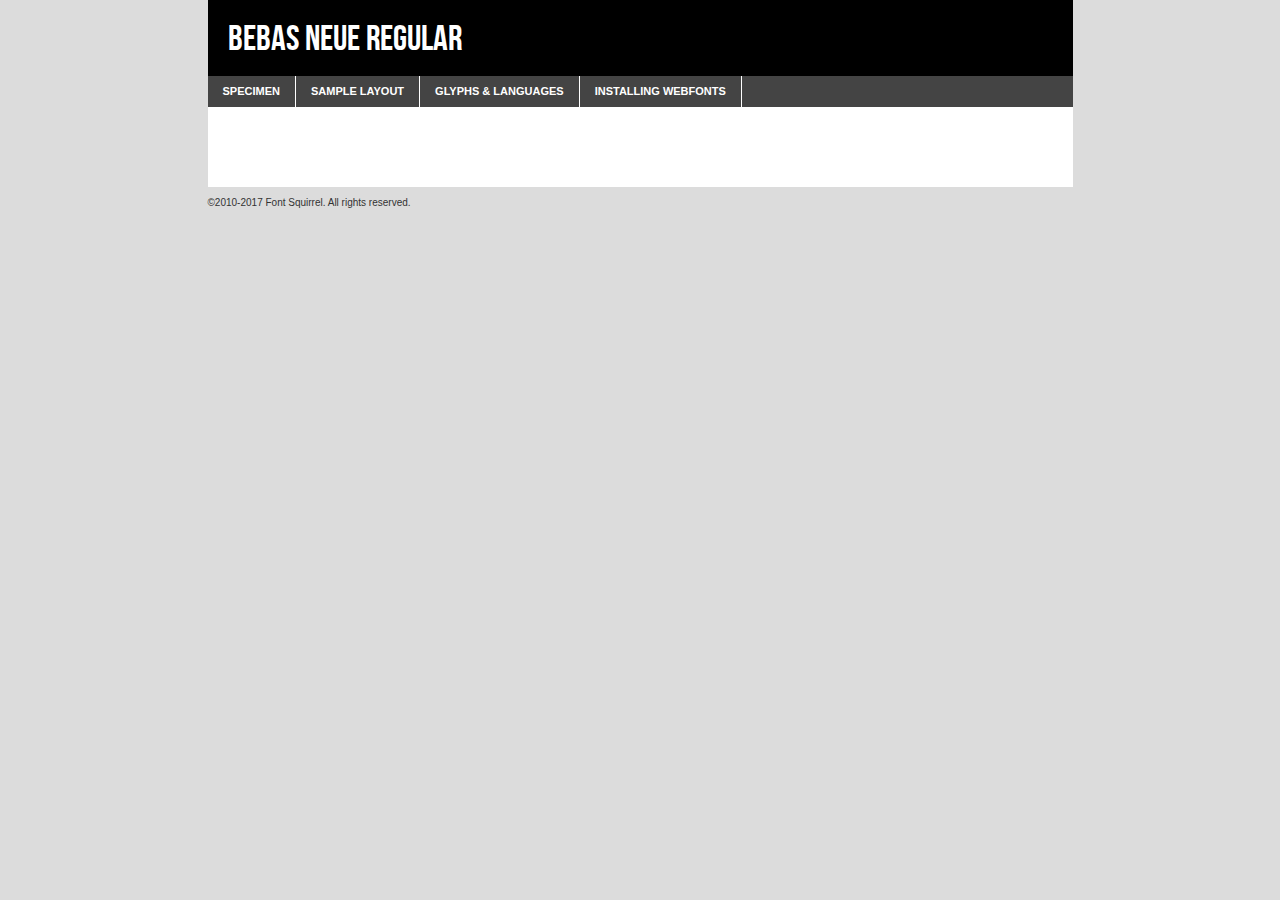
<file: RauschenbergWebsite/assets/bebasneue-demo.html>
<!DOCTYPE html PUBLIC "-//W3C//DTD XHTML 1.0 Transitional//EN"
	"http://www.w3.org/TR/xhtml1/DTD/xhtml1-transitional.dtd">

<html xmlns="http://www.w3.org/1999/xhtml" xml:lang="en" lang="en">
<head>
	<meta http-equiv="Content-Type" content="text/html; charset=utf-8" />
	<script src="http://ajax.googleapis.com/ajax/libs/jquery/1.7.2/jquery.min.js" type="text/javascript" charset="utf-8"></script>
	<script type="text/javascript">
	(function($){$.fn.easyTabs=function(option){var param=jQuery.extend({fadeSpeed:"fast",defaultContent:1,activeClass:'active'},option);$(this).each(function(){var thisId="#"+this.id;if(param.defaultContent==''){param.defaultContent=1;}
	if(typeof param.defaultContent=="number")
	{var defaultTab=$(thisId+" .tabs li:eq("+(param.defaultContent-1)+") a").attr('href').substr(1);}else{var defaultTab=param.defaultContent;}
	$(thisId+" .tabs li a").each(function(){var tabToHide=$(this).attr('href').substr(1);$("#"+tabToHide).addClass('easytabs-tab-content');});hideAll();changeContent(defaultTab);function hideAll(){$(thisId+" .easytabs-tab-content").hide();}
	function changeContent(tabId){hideAll();$(thisId+" .tabs li").removeClass(param.activeClass);$(thisId+" .tabs li a[href=#"+tabId+"]").closest('li').addClass(param.activeClass);if(param.fadeSpeed!="none")
	{$(thisId+" #"+tabId).fadeIn(param.fadeSpeed);}else{$(thisId+" #"+tabId).show();}}
	$(thisId+" .tabs li").click(function(){var tabId=$(this).find('a').attr('href').substr(1);changeContent(tabId);return false;});});}})(jQuery);
	</script>
	<link rel="stylesheet" href="specimen_files/specimen_stylesheet.css" type="text/css" charset="utf-8" />
	<link rel="stylesheet" href="stylesheet.css" type="text/css" charset="utf-8" />

	<style type="text/css">
					body{
				font-family: 'bebas_neueregular';
							}
		</style>

	<title>Bebas Neue Regular Specimen</title>
	
	
	<script type="text/javascript" charset="utf-8">
		$(document).ready(function() {
			$('#container').easyTabs({defaultContent:1});
		});
	</script>
</head>

<body>
<div id="container">
	<div id="header">
		Bebas Neue Regular	</div>
	<ul class="tabs">
		<li><a href="#specimen">Specimen</a></li>
		<li><a href="#layout">Sample Layout</a></li>
				<li><a href="#glyphs">Glyphs &amp; Languages</a></li>
		<li><a href="#installing">Installing Webfonts</a></li>
		
	</ul>
	
	<div id="main_content">

		
			<div id="specimen">
		
				<div class="section">
					<div class="grid12 firstcol">
						<div class="huge">AaBb</div>
					</div>
				</div>
		
				<div class="section">
					<div class="glyph_range">A&#x200B;B&#x200b;C&#x200b;D&#x200b;E&#x200b;F&#x200b;G&#x200b;H&#x200b;I&#x200b;J&#x200b;K&#x200b;L&#x200b;M&#x200b;N&#x200b;O&#x200b;P&#x200b;Q&#x200b;R&#x200b;S&#x200b;T&#x200b;U&#x200b;V&#x200b;W&#x200b;X&#x200b;Y&#x200b;Z&#x200b;a&#x200b;b&#x200b;c&#x200b;d&#x200b;e&#x200b;f&#x200b;g&#x200b;h&#x200b;i&#x200b;j&#x200b;k&#x200b;l&#x200b;m&#x200b;n&#x200b;o&#x200b;p&#x200b;q&#x200b;r&#x200b;s&#x200b;t&#x200b;u&#x200b;v&#x200b;w&#x200b;x&#x200b;y&#x200b;z&#x200b;1&#x200b;2&#x200b;3&#x200b;4&#x200b;5&#x200b;6&#x200b;7&#x200b;8&#x200b;9&#x200b;0&#x200b;&amp;&#x200b;.&#x200b;,&#x200b;?&#x200b;!&#x200b;&#64;&#x200b;(&#x200b;)&#x200b;#&#x200b;$&#x200b;%&#x200b;*&#x200b;+&#x200b;-&#x200b;=&#x200b;:&#x200b;;</div>
				</div>
				<div class="section">
					<div class="grid12 firstcol">
						<table class="sample_table">
							<tr><td>10</td><td class="size10">abcdefghijklmnopqrstuvwxyzABCDEFGHIJKLMNOPQRSTUVWXYZ0123456789abcdefghijklmnopqrstuvwxyzABCDEFGHIJKLMNOPQRSTUVWXYZ0123456789abcdefghijklmnopqrstuvwxyzABCDEFGHIJKLMNOPQRSTUVWXYZ</td></tr>
							<tr><td>11</td><td class="size11">abcdefghijklmnopqrstuvwxyzABCDEFGHIJKLMNOPQRSTUVWXYZ0123456789abcdefghijklmnopqrstuvwxyzABCDEFGHIJKLMNOPQRSTUVWXYZ0123456789abcdefghijklmnopqrstuvwxyzABCDEFGHIJKLMNOPQRSTUVWXYZ</td></tr>
							<tr><td>12</td><td class="size12">abcdefghijklmnopqrstuvwxyzABCDEFGHIJKLMNOPQRSTUVWXYZ0123456789abcdefghijklmnopqrstuvwxyzABCDEFGHIJKLMNOPQRSTUVWXYZ0123456789abcdefghijklmnopqrstuvwxyzABCDEFGHIJKLMNOPQRSTUVWXYZ</td></tr>
							<tr><td>13</td><td class="size13">abcdefghijklmnopqrstuvwxyzABCDEFGHIJKLMNOPQRSTUVWXYZ0123456789abcdefghijklmnopqrstuvwxyzABCDEFGHIJKLMNOPQRSTUVWXYZ0123456789abcdefghijklmnopqrstuvwxyzABCDEFGHIJKLMNOPQRSTUVWXYZ</td></tr>
							<tr><td>14</td><td class="size14">abcdefghijklmnopqrstuvwxyzABCDEFGHIJKLMNOPQRSTUVWXYZ0123456789abcdefghijklmnopqrstuvwxyzABCDEFGHIJKLMNOPQRSTUVWXYZ0123456789abcdefghijklmnopqrstuvwxyzABCDEFGHIJKLMNOPQRSTUVWXYZ</td></tr>
							<tr><td>16</td><td class="size16">abcdefghijklmnopqrstuvwxyzABCDEFGHIJKLMNOPQRSTUVWXYZ0123456789abcdefghijklmnopqrstuvwxyzABCDEFGHIJKLMNOPQRSTUVWXYZ</td></tr>
							<tr><td>18</td><td class="size18">abcdefghijklmnopqrstuvwxyzABCDEFGHIJKLMNOPQRSTUVWXYZ0123456789abcdefghijklmnopqrstuvwxyzABCDEFGHIJKLMNOPQRSTUVWXYZ</td></tr>
							<tr><td>20</td><td class="size20">abcdefghijklmnopqrstuvwxyzABCDEFGHIJKLMNOPQRSTUVWXYZ0123456789abcdefghijklmnopqrstuvwxyzABCDEFGHIJKLMNOPQRSTUVWXYZ</td></tr>
							<tr><td>24</td><td class="size24">abcdefghijklmnopqrstuvwxyzABCDEFGHIJKLMNOPQRSTUVWXYZ0123456789abcdefghijklmnopqrstuvwxyzABCDEFGHIJKLMNOPQRSTUVWXYZ</td></tr>
							<tr><td>30</td><td class="size30">abcdefghijklmnopqrstuvwxyzABCDEFGHIJKLMNOPQRSTUVWXYZ0123456789abcdefghijklmnopqrstuvwxyzABCDEFGHIJKLMNOPQRSTUVWXYZ</td></tr>
							<tr><td>36</td><td class="size36">abcdefghijklmnopqrstuvwxyzABCDEFGHIJKLMNOPQRSTUVWXYZ0123456789abcdefghijklmnopqrstuvwxyzABCDEFGHIJKLMNOPQRSTUVWXYZ</td></tr>
							<tr><td>48</td><td class="size48">abcdefghijklmnopqrstuvwxyzABCDEFGHIJKLMNOPQRSTUVWXYZ0123456789abcdefghijklmnopqrstuvwxyzABCDEFGHIJKLMNOPQRSTUVWXYZ</td></tr>
							<tr><td>60</td><td class="size60">abcdefghijklmnopqrstuvwxyzABCDEFGHIJKLMNOPQRSTUVWXYZ0123456789abcdefghijklmnopqrstuvwxyzABCDEFGHIJKLMNOPQRSTUVWXYZ</td></tr>
							<tr><td>72</td><td class="size72">abcdefghijklmnopqrstuvwxyzABCDEFGHIJKLMNOPQRSTUVWXYZ0123456789abcdefghijklmnopqrstuvwxyzABCDEFGHIJKLMNOPQRSTUVWXYZ</td></tr>
							<tr><td>90</td><td class="size90">abcdefghijklmnopqrstuvwxyzABCDEFGHIJKLMNOPQRSTUVWXYZ0123456789abcdefghijklmnopqrstuvwxyzABCDEFGHIJKLMNOPQRSTUVWXYZ</td></tr>
						</table>
				
					</div>
			
				</div>
		
		
		
								<div class="section" id="bodycomparison">


										<div id="xheight">
				<div class="fontbody">&#x25FC;&#x25FC;&#x25FC;&#x25FC;&#x25FC;&#x25FC;&#x25FC;&#x25FC;&#x25FC;&#x25FC;&#x25FC;&#x25FC;&#x25FC;&#x25FC;&#x25FC;&#x25FC;&#x25FC;&#x25FC;&#x25FC;&#x25FC;&#x25FC;&#x25FC;&#x25FC;&#x25FC;&#x25FC;&#x25FC;&#x25FC;&#x25FC;&#x25FC;&#x25FC;&#x25FC;&#x25FC;&#x25FC;&#x25FC;&#x25FC;&#x25FC;&#x25FC;&#x25FC;&#x25FC;&#x25FC;&#x25FC;&#x25FC;&#x25FC;&#x25FC;&#x25FC;&#x25FC;&#x25FC;&#x25FC;&#x25FC;&#x25FC;&#x25FC;&#x25FC;&#x25FC;&#x25FC;&#x25FC;&#x25FC;&#x25FC;&#x25FC;&#x25FC;&#x25FC;&#x25FC;&#x25FC;&#x25FC;&#x25FC;&#x25FC;&#x25FC;&#x25FC;&#x25FC;&#x25FC;&#x25FC;&#x25FC;&#x25FC;&#x25FC;&#x25FC;&#x25FC;&#x25FC;&#x25FC;&#x25FC;&#x25FC;&#x25FC;&#x25FC;&#x25FC;&#x25FC;&#x25FC;&#x25FC;&#x25FC;&#x25FC;&#x25FC;&#x25FC;&#x25FC;&#x25FC;&#x25FC;&#x25FC;&#x25FC;&#x25FC;&#x25FC;&#x25FC;&#x25FC;&#x25FC;body</div><div class="arialbody">body</div><div class="verdanabody">body</div><div class="georgiabody">body</div></div>
										<div class="fontbody" style="z-index:1">
											body<span>Bebas Neue Regular</span>
										</div>
										<div class="arialbody" style="z-index:1">
											body<span>Arial</span>
										</div>
										<div class="verdanabody" style="z-index:1">
											body<span>Verdana</span>
										</div>
										<div class="georgiabody" style="z-index:1">
											body<span>Georgia</span>
										</div>



								</div>
		
		
				<div class="section psample psample_row1" id="">
					
					<div class="grid2 firstcol">
						<p class="size10"><span>10.</span>Aenean lacinia bibendum nulla sed consectetur. Fusce dapibus, tellus ac cursus commodo, tortor mauris condimentum nibh, ut fermentum massa justo sit amet risus. Nullam id dolor id nibh ultricies vehicula ut id elit. Cum sociis natoque penatibus et magnis dis parturient montes, nascetur ridiculus mus. Nulla vitae elit libero, a pharetra augue.</p>
			
					</div>
					<div class="grid3">
						<p class="size11"><span>11.</span>Aenean lacinia bibendum nulla sed consectetur. Fusce dapibus, tellus ac cursus commodo, tortor mauris condimentum nibh, ut fermentum massa justo sit amet risus. Nullam id dolor id nibh ultricies vehicula ut id elit. Cum sociis natoque penatibus et magnis dis parturient montes, nascetur ridiculus mus. Nulla vitae elit libero, a pharetra augue.</p>
			
					</div>
					<div class="grid3">
						<p class="size12"><span>12.</span>Aenean lacinia bibendum nulla sed consectetur. Fusce dapibus, tellus ac cursus commodo, tortor mauris condimentum nibh, ut fermentum massa justo sit amet risus. Nullam id dolor id nibh ultricies vehicula ut id elit. Cum sociis natoque penatibus et magnis dis parturient montes, nascetur ridiculus mus. Nulla vitae elit libero, a pharetra augue.</p>
			
					</div>
					<div class="grid4">
						<p class="size13"><span>13.</span>Aenean lacinia bibendum nulla sed consectetur. Fusce dapibus, tellus ac cursus commodo, tortor mauris condimentum nibh, ut fermentum massa justo sit amet risus. Nullam id dolor id nibh ultricies vehicula ut id elit. Cum sociis natoque penatibus et magnis dis parturient montes, nascetur ridiculus mus. Nulla vitae elit libero, a pharetra augue.</p>
			
					</div>
					<div class="white_blend"></div>
					
				</div>
				<div class="section psample psample_row2" id="">
					<div class="grid3 firstcol">
						<p class="size14"><span>14.</span>Aenean lacinia bibendum nulla sed consectetur. Fusce dapibus, tellus ac cursus commodo, tortor mauris condimentum nibh, ut fermentum massa justo sit amet risus. Nullam id dolor id nibh ultricies vehicula ut id elit. Cum sociis natoque penatibus et magnis dis parturient montes, nascetur ridiculus mus. Nulla vitae elit libero, a pharetra augue.</p>
			
					</div>
					<div class="grid4">
						<p class="size16"><span>16.</span>Aenean lacinia bibendum nulla sed consectetur. Fusce dapibus, tellus ac cursus commodo, tortor mauris condimentum nibh, ut fermentum massa justo sit amet risus. Nullam id dolor id nibh ultricies vehicula ut id elit. Cum sociis natoque penatibus et magnis dis parturient montes, nascetur ridiculus mus. Nulla vitae elit libero, a pharetra augue.</p>
			
					</div>
					<div class="grid5">
						<p class="size18"><span>18.</span>Aenean lacinia bibendum nulla sed consectetur. Fusce dapibus, tellus ac cursus commodo, tortor mauris condimentum nibh, ut fermentum massa justo sit amet risus. Nullam id dolor id nibh ultricies vehicula ut id elit. Cum sociis natoque penatibus et magnis dis parturient montes, nascetur ridiculus mus. Nulla vitae elit libero, a pharetra augue.</p>
			
					</div>

					<div class="white_blend"></div>

				</div>
				
				<div class="section psample psample_row3" id="">
					<div class="grid5 firstcol">
						<p class="size20"><span>20.</span>Aenean lacinia bibendum nulla sed consectetur. Fusce dapibus, tellus ac cursus commodo, tortor mauris condimentum nibh, ut fermentum massa justo sit amet risus. Nullam id dolor id nibh ultricies vehicula ut id elit. Cum sociis natoque penatibus et magnis dis parturient montes, nascetur ridiculus mus. Nulla vitae elit libero, a pharetra augue.</p>
					</div>
					<div class="grid7">
						<p class="size24"><span>24.</span>Aenean lacinia bibendum nulla sed consectetur. Fusce dapibus, tellus ac cursus commodo, tortor mauris condimentum nibh, ut fermentum massa justo sit amet risus. Nullam id dolor id nibh ultricies vehicula ut id elit. Cum sociis natoque penatibus et magnis dis parturient montes, nascetur ridiculus mus. Nulla vitae elit libero, a pharetra augue.</p>
					</div>
					
					<div class="white_blend"></div>
					
				</div>
				
				<div class="section psample psample_row4" id="">
					<div class="grid12 firstcol">
						<p class="size30"><span>30.</span>Aenean lacinia bibendum nulla sed consectetur. Fusce dapibus, tellus ac cursus commodo, tortor mauris condimentum nibh, ut fermentum massa justo sit amet risus. Nullam id dolor id nibh ultricies vehicula ut id elit. Cum sociis natoque penatibus et magnis dis parturient montes, nascetur ridiculus mus. Nulla vitae elit libero, a pharetra augue.</p>
					</div>
					<div class="white_blend"></div>
					
				</div>
				
				
				
				<div class="section psample psample_row1 fullreverse">
					<div class="grid2 firstcol">
						<p class="size10"><span>10.</span>Aenean lacinia bibendum nulla sed consectetur. Fusce dapibus, tellus ac cursus commodo, tortor mauris condimentum nibh, ut fermentum massa justo sit amet risus. Nullam id dolor id nibh ultricies vehicula ut id elit. Cum sociis natoque penatibus et magnis dis parturient montes, nascetur ridiculus mus. Nulla vitae elit libero, a pharetra augue.</p>
			
					</div>
					<div class="grid3">
						<p class="size11"><span>11.</span>Aenean lacinia bibendum nulla sed consectetur. Fusce dapibus, tellus ac cursus commodo, tortor mauris condimentum nibh, ut fermentum massa justo sit amet risus. Nullam id dolor id nibh ultricies vehicula ut id elit. Cum sociis natoque penatibus et magnis dis parturient montes, nascetur ridiculus mus. Nulla vitae elit libero, a pharetra augue.</p>
			
					</div>
					<div class="grid3">
						<p class="size12"><span>12.</span>Aenean lacinia bibendum nulla sed consectetur. Fusce dapibus, tellus ac cursus commodo, tortor mauris condimentum nibh, ut fermentum massa justo sit amet risus. Nullam id dolor id nibh ultricies vehicula ut id elit. Cum sociis natoque penatibus et magnis dis parturient montes, nascetur ridiculus mus. Nulla vitae elit libero, a pharetra augue.</p>
			
					</div>
					<div class="grid4">
						<p class="size13"><span>13.</span>Aenean lacinia bibendum nulla sed consectetur. Fusce dapibus, tellus ac cursus commodo, tortor mauris condimentum nibh, ut fermentum massa justo sit amet risus. Nullam id dolor id nibh ultricies vehicula ut id elit. Cum sociis natoque penatibus et magnis dis parturient montes, nascetur ridiculus mus. Nulla vitae elit libero, a pharetra augue.</p>
			
					</div>
					<div class="black_blend"></div>
					
				</div>
				
				<div class="section psample psample_row2 fullreverse">
					<div class="grid3 firstcol">
						<p class="size14"><span>14.</span>Aenean lacinia bibendum nulla sed consectetur. Fusce dapibus, tellus ac cursus commodo, tortor mauris condimentum nibh, ut fermentum massa justo sit amet risus. Nullam id dolor id nibh ultricies vehicula ut id elit. Cum sociis natoque penatibus et magnis dis parturient montes, nascetur ridiculus mus. Nulla vitae elit libero, a pharetra augue.</p>
			
					</div>
					<div class="grid4">
						<p class="size16"><span>16.</span>Aenean lacinia bibendum nulla sed consectetur. Fusce dapibus, tellus ac cursus commodo, tortor mauris condimentum nibh, ut fermentum massa justo sit amet risus. Nullam id dolor id nibh ultricies vehicula ut id elit. Cum sociis natoque penatibus et magnis dis parturient montes, nascetur ridiculus mus. Nulla vitae elit libero, a pharetra augue.</p>
			
					</div>
					<div class="grid5">
						<p class="size18"><span>18.</span>Aenean lacinia bibendum nulla sed consectetur. Fusce dapibus, tellus ac cursus commodo, tortor mauris condimentum nibh, ut fermentum massa justo sit amet risus. Nullam id dolor id nibh ultricies vehicula ut id elit. Cum sociis natoque penatibus et magnis dis parturient montes, nascetur ridiculus mus. Nulla vitae elit libero, a pharetra augue.</p>
			
					</div>
					<div class="black_blend"></div>

				</div>
				
				<div class="section psample fullreverse psample_row3" id="">
					<div class="grid5 firstcol">
						<p class="size20"><span>20.</span>Aenean lacinia bibendum nulla sed consectetur. Fusce dapibus, tellus ac cursus commodo, tortor mauris condimentum nibh, ut fermentum massa justo sit amet risus. Nullam id dolor id nibh ultricies vehicula ut id elit. Cum sociis natoque penatibus et magnis dis parturient montes, nascetur ridiculus mus. Nulla vitae elit libero, a pharetra augue.</p>
					</div>
					<div class="grid7">
						<p class="size24"><span>24.</span>Aenean lacinia bibendum nulla sed consectetur. Fusce dapibus, tellus ac cursus commodo, tortor mauris condimentum nibh, ut fermentum massa justo sit amet risus. Nullam id dolor id nibh ultricies vehicula ut id elit. Cum sociis natoque penatibus et magnis dis parturient montes, nascetur ridiculus mus. Nulla vitae elit libero, a pharetra augue.</p>
					</div>
					
					<div class="black_blend"></div>
					
				</div>
				
				<div class="section psample fullreverse psample_row4" id="" style="border-bottom: 20px #000 solid;">
					<div class="grid12 firstcol">
						<p class="size30"><span>30.</span>Aenean lacinia bibendum nulla sed consectetur. Fusce dapibus, tellus ac cursus commodo, tortor mauris condimentum nibh, ut fermentum massa justo sit amet risus. Nullam id dolor id nibh ultricies vehicula ut id elit. Cum sociis natoque penatibus et magnis dis parturient montes, nascetur ridiculus mus. Nulla vitae elit libero, a pharetra augue.</p>
					</div>
					<div class="black_blend"></div>
					
				</div>
				
				
				
				
			</div>
			
			<div id="layout">
				
				<div class="section">
					
					<div class="grid12 firstcol">
						<h1>Lorem Ipsum Dolor</h1>
						<h2>Etiam porta sem malesuada magna mollis euismod</h2>
						
						<p class="byline">By <a href="#link">Aenean Lacinia</a></p>
					</div>
				</div>
				<div class="section">
					<div class="grid8 firstcol">
						<p class="large">Donec sed odio dui. Morbi leo risus, porta ac consectetur ac, vestibulum at eros. Fusce dapibus, tellus ac cursus commodo, tortor mauris condimentum nibh, ut fermentum massa justo sit amet risus. </p>

						
						<h3>Pellentesque ornare sem</h3>

						<p>Maecenas sed diam eget risus varius blandit sit amet non magna. Maecenas faucibus mollis interdum. Donec ullamcorper nulla non metus auctor fringilla. Nullam id dolor id nibh ultricies vehicula ut id elit. Nullam id dolor id nibh ultricies vehicula ut id elit. </p>

						<p>Aenean eu leo quam. Pellentesque ornare sem lacinia quam venenatis vestibulum. Lorem ipsum dolor sit amet, consectetur adipiscing elit. Cum sociis natoque penatibus et magnis dis parturient montes, nascetur ridiculus mus. </p>

						<p>Nulla vitae elit libero, a pharetra augue. Praesent commodo cursus magna, vel scelerisque nisl consectetur et. Aenean lacinia bibendum nulla sed consectetur. </p>

						<p>Nullam quis risus eget urna mollis ornare vel eu leo. Nullam quis risus eget urna mollis ornare vel eu leo. Maecenas sed diam eget risus varius blandit sit amet non magna. Donec ullamcorper nulla non metus auctor fringilla. </p>

						<h3>Cras mattis consectetur</h3>

						<p>Aenean eu leo quam. Pellentesque ornare sem lacinia quam venenatis vestibulum. Aenean lacinia bibendum nulla sed consectetur. Integer posuere erat a ante venenatis dapibus posuere velit aliquet. Cras mattis consectetur purus sit amet fermentum. </p>

						<p>Nullam id dolor id nibh ultricies vehicula ut id elit. Nullam quis risus eget urna mollis ornare vel eu leo. Cras mattis consectetur purus sit amet fermentum.</p>
					</div>
					
					<div class="grid4 sidebar">
						
						<div class="box reverse">
							<p class="last">Nullam quis risus eget urna mollis ornare vel eu leo. Donec ullamcorper nulla non metus auctor fringilla. Cras mattis consectetur purus sit amet fermentum. Sed posuere consectetur est at lobortis. Lorem ipsum dolor sit amet, consectetur adipiscing elit. </p>
						</div>
						
						<p class="caption">Maecenas sed diam eget risus varius.</p>

						<p>Vestibulum id ligula porta felis euismod semper. Integer posuere erat a ante venenatis dapibus posuere velit aliquet. Vestibulum id ligula porta felis euismod semper. Sed posuere consectetur est at lobortis. Maecenas sed diam eget risus varius blandit sit amet non magna. Fusce dapibus, tellus ac cursus commodo, tortor mauris condimentum nibh, ut fermentum massa justo sit amet risus. </p>

					

						<p>Duis mollis, est non commodo luctus, nisi erat porttitor ligula, eget lacinia odio sem nec elit. Aenean lacinia bibendum nulla sed consectetur. Vivamus sagittis lacus vel augue laoreet rutrum faucibus dolor auctor. Aenean lacinia bibendum nulla sed consectetur. Nullam quis risus eget urna mollis ornare vel eu leo. </p>

						<p>Praesent commodo cursus magna, vel scelerisque nisl consectetur et. Donec ullamcorper nulla non metus auctor fringilla. Maecenas faucibus mollis interdum. Fusce dapibus, tellus ac cursus commodo, tortor mauris condimentum nibh, ut fermentum massa justo sit amet risus. </p>

					</div>
				</div>
				
			</div>


			



		<div id="glyphs">
			<div class="section">
				<div class="grid12 firstcol">
			
				<h1>Language Support</h1>
				<p>The subset of Bebas Neue Regular in this kit supports the following languages:<br />
			
					Albanian, Basque, Breton, Chamorro, Danish, Dutch, English, Faroese, Finnish, French, Frisian, Galician, German, Icelandic, Italian, Malagasy, Norwegian, Portuguese, Spanish, Alsatian, Aragonese, Arapaho, Arrernte, Asturian, Aymara, Bislama, Cebuano, Corsican, Fijian, French_creole, Genoese, Gilbertese, Greenlandic, Haitian_creole, Hiligaynon, Hmong, Hopi, Ibanag, Iloko_ilokano, Indonesian, Interglossa_glosa, Interlingua, Irish_gaelic, Jerriais, Lojban, Lombard, Luxembourgeois, Manx, Mohawk, Norfolk_pitcairnese, Occitan, Oromo, Pangasinan, Papiamento, Piedmontese, Potawatomi, Rhaeto-romance, Romansh, Rotokas, Sami_lule, Samoan, Sardinian, Scots_gaelic, Seychelles_creole, Shona, Sicilian, Somali, Southern_ndebele, Swahili, Swati_swazi, Tagalog_filipino_pilipino, Tetum, Tok_pisin, Uyghur_latinized, Volapuk, Walloon, Warlpiri, Xhosa, Yapese, Zulu, Latinbasic, Ubasic, Demo				</p>
				<h1>Glyph Chart</h1>
				<p>The subset of Bebas Neue Regular in this kit includes all the glyphs listed below. Unicode entities are included above each glyph to help you insert individual characters into your layout.</p>
				<div id="glyph_chart">
			
																				 <div><p>&amp;#32;</p>&#32;</div>
																				 <div><p>&amp;#33;</p>&#33;</div>
																				 <div><p>&amp;#34;</p>&#34;</div>
																				 <div><p>&amp;#35;</p>&#35;</div>
																				 <div><p>&amp;#36;</p>&#36;</div>
																				 <div><p>&amp;#37;</p>&#37;</div>
																				 <div><p>&amp;#38;</p>&#38;</div>
																				 <div><p>&amp;#39;</p>&#39;</div>
																				 <div><p>&amp;#40;</p>&#40;</div>
																				 <div><p>&amp;#41;</p>&#41;</div>
																				 <div><p>&amp;#42;</p>&#42;</div>
																				 <div><p>&amp;#43;</p>&#43;</div>
																				 <div><p>&amp;#44;</p>&#44;</div>
																				 <div><p>&amp;#45;</p>&#45;</div>
																				 <div><p>&amp;#46;</p>&#46;</div>
																				 <div><p>&amp;#47;</p>&#47;</div>
																				 <div><p>&amp;#48;</p>&#48;</div>
																				 <div><p>&amp;#49;</p>&#49;</div>
																				 <div><p>&amp;#50;</p>&#50;</div>
																				 <div><p>&amp;#51;</p>&#51;</div>
																				 <div><p>&amp;#52;</p>&#52;</div>
																				 <div><p>&amp;#53;</p>&#53;</div>
																				 <div><p>&amp;#54;</p>&#54;</div>
																				 <div><p>&amp;#55;</p>&#55;</div>
																				 <div><p>&amp;#56;</p>&#56;</div>
																				 <div><p>&amp;#57;</p>&#57;</div>
																				 <div><p>&amp;#58;</p>&#58;</div>
																				 <div><p>&amp;#59;</p>&#59;</div>
																				 <div><p>&amp;#60;</p>&#60;</div>
																				 <div><p>&amp;#61;</p>&#61;</div>
																				 <div><p>&amp;#62;</p>&#62;</div>
																				 <div><p>&amp;#63;</p>&#63;</div>
																				 <div><p>&amp;#64;</p>&#64;</div>
																				 <div><p>&amp;#65;</p>&#65;</div>
																				 <div><p>&amp;#66;</p>&#66;</div>
																				 <div><p>&amp;#67;</p>&#67;</div>
																				 <div><p>&amp;#68;</p>&#68;</div>
																				 <div><p>&amp;#69;</p>&#69;</div>
																				 <div><p>&amp;#70;</p>&#70;</div>
																				 <div><p>&amp;#71;</p>&#71;</div>
																				 <div><p>&amp;#72;</p>&#72;</div>
																				 <div><p>&amp;#73;</p>&#73;</div>
																				 <div><p>&amp;#74;</p>&#74;</div>
																				 <div><p>&amp;#75;</p>&#75;</div>
																				 <div><p>&amp;#76;</p>&#76;</div>
																				 <div><p>&amp;#77;</p>&#77;</div>
																				 <div><p>&amp;#78;</p>&#78;</div>
																				 <div><p>&amp;#79;</p>&#79;</div>
																				 <div><p>&amp;#80;</p>&#80;</div>
																				 <div><p>&amp;#81;</p>&#81;</div>
																				 <div><p>&amp;#82;</p>&#82;</div>
																				 <div><p>&amp;#83;</p>&#83;</div>
																				 <div><p>&amp;#84;</p>&#84;</div>
																				 <div><p>&amp;#85;</p>&#85;</div>
																				 <div><p>&amp;#86;</p>&#86;</div>
																				 <div><p>&amp;#87;</p>&#87;</div>
																				 <div><p>&amp;#88;</p>&#88;</div>
																				 <div><p>&amp;#89;</p>&#89;</div>
																				 <div><p>&amp;#90;</p>&#90;</div>
																				 <div><p>&amp;#91;</p>&#91;</div>
																				 <div><p>&amp;#92;</p>&#92;</div>
																				 <div><p>&amp;#93;</p>&#93;</div>
																				 <div><p>&amp;#94;</p>&#94;</div>
																				 <div><p>&amp;#95;</p>&#95;</div>
																				 <div><p>&amp;#96;</p>&#96;</div>
																				 <div><p>&amp;#97;</p>&#97;</div>
																				 <div><p>&amp;#98;</p>&#98;</div>
																				 <div><p>&amp;#99;</p>&#99;</div>
																				 <div><p>&amp;#100;</p>&#100;</div>
																				 <div><p>&amp;#101;</p>&#101;</div>
																				 <div><p>&amp;#102;</p>&#102;</div>
																				 <div><p>&amp;#103;</p>&#103;</div>
																				 <div><p>&amp;#104;</p>&#104;</div>
																				 <div><p>&amp;#105;</p>&#105;</div>
																				 <div><p>&amp;#106;</p>&#106;</div>
																				 <div><p>&amp;#107;</p>&#107;</div>
																				 <div><p>&amp;#108;</p>&#108;</div>
																				 <div><p>&amp;#109;</p>&#109;</div>
																				 <div><p>&amp;#110;</p>&#110;</div>
																				 <div><p>&amp;#111;</p>&#111;</div>
																				 <div><p>&amp;#112;</p>&#112;</div>
																				 <div><p>&amp;#113;</p>&#113;</div>
																				 <div><p>&amp;#114;</p>&#114;</div>
																				 <div><p>&amp;#115;</p>&#115;</div>
																				 <div><p>&amp;#116;</p>&#116;</div>
																				 <div><p>&amp;#117;</p>&#117;</div>
																				 <div><p>&amp;#118;</p>&#118;</div>
																				 <div><p>&amp;#119;</p>&#119;</div>
																				 <div><p>&amp;#120;</p>&#120;</div>
																				 <div><p>&amp;#121;</p>&#121;</div>
																				 <div><p>&amp;#122;</p>&#122;</div>
																				 <div><p>&amp;#123;</p>&#123;</div>
																				 <div><p>&amp;#124;</p>&#124;</div>
																				 <div><p>&amp;#125;</p>&#125;</div>
																				 <div><p>&amp;#126;</p>&#126;</div>
																				 <div><p>&amp;#160;</p>&#160;</div>
																				 <div><p>&amp;#161;</p>&#161;</div>
																				 <div><p>&amp;#162;</p>&#162;</div>
																				 <div><p>&amp;#163;</p>&#163;</div>
																				 <div><p>&amp;#164;</p>&#164;</div>
																				 <div><p>&amp;#165;</p>&#165;</div>
																				 <div><p>&amp;#166;</p>&#166;</div>
																				 <div><p>&amp;#167;</p>&#167;</div>
																				 <div><p>&amp;#168;</p>&#168;</div>
																				 <div><p>&amp;#169;</p>&#169;</div>
																				 <div><p>&amp;#170;</p>&#170;</div>
																				 <div><p>&amp;#171;</p>&#171;</div>
																				 <div><p>&amp;#172;</p>&#172;</div>
																				 <div><p>&amp;#173;</p>&#173;</div>
																				 <div><p>&amp;#174;</p>&#174;</div>
																				 <div><p>&amp;#175;</p>&#175;</div>
																				 <div><p>&amp;#176;</p>&#176;</div>
																				 <div><p>&amp;#177;</p>&#177;</div>
																				 <div><p>&amp;#178;</p>&#178;</div>
																				 <div><p>&amp;#179;</p>&#179;</div>
																				 <div><p>&amp;#180;</p>&#180;</div>
																				 <div><p>&amp;#181;</p>&#181;</div>
																				 <div><p>&amp;#182;</p>&#182;</div>
																				 <div><p>&amp;#183;</p>&#183;</div>
																				 <div><p>&amp;#184;</p>&#184;</div>
																				 <div><p>&amp;#185;</p>&#185;</div>
																				 <div><p>&amp;#186;</p>&#186;</div>
																				 <div><p>&amp;#187;</p>&#187;</div>
																				 <div><p>&amp;#188;</p>&#188;</div>
																				 <div><p>&amp;#189;</p>&#189;</div>
																				 <div><p>&amp;#190;</p>&#190;</div>
																				 <div><p>&amp;#191;</p>&#191;</div>
																				 <div><p>&amp;#192;</p>&#192;</div>
																				 <div><p>&amp;#193;</p>&#193;</div>
																				 <div><p>&amp;#194;</p>&#194;</div>
																				 <div><p>&amp;#195;</p>&#195;</div>
																				 <div><p>&amp;#196;</p>&#196;</div>
																				 <div><p>&amp;#197;</p>&#197;</div>
																				 <div><p>&amp;#198;</p>&#198;</div>
																				 <div><p>&amp;#199;</p>&#199;</div>
																				 <div><p>&amp;#200;</p>&#200;</div>
																				 <div><p>&amp;#201;</p>&#201;</div>
																				 <div><p>&amp;#202;</p>&#202;</div>
																				 <div><p>&amp;#203;</p>&#203;</div>
																				 <div><p>&amp;#204;</p>&#204;</div>
																				 <div><p>&amp;#205;</p>&#205;</div>
																				 <div><p>&amp;#206;</p>&#206;</div>
																				 <div><p>&amp;#207;</p>&#207;</div>
																				 <div><p>&amp;#208;</p>&#208;</div>
																				 <div><p>&amp;#209;</p>&#209;</div>
																				 <div><p>&amp;#210;</p>&#210;</div>
																				 <div><p>&amp;#211;</p>&#211;</div>
																				 <div><p>&amp;#212;</p>&#212;</div>
																				 <div><p>&amp;#213;</p>&#213;</div>
																				 <div><p>&amp;#214;</p>&#214;</div>
																				 <div><p>&amp;#215;</p>&#215;</div>
																				 <div><p>&amp;#216;</p>&#216;</div>
																				 <div><p>&amp;#217;</p>&#217;</div>
																				 <div><p>&amp;#218;</p>&#218;</div>
																				 <div><p>&amp;#219;</p>&#219;</div>
																				 <div><p>&amp;#220;</p>&#220;</div>
																				 <div><p>&amp;#221;</p>&#221;</div>
																				 <div><p>&amp;#222;</p>&#222;</div>
																				 <div><p>&amp;#223;</p>&#223;</div>
																				 <div><p>&amp;#224;</p>&#224;</div>
																				 <div><p>&amp;#225;</p>&#225;</div>
																				 <div><p>&amp;#226;</p>&#226;</div>
																				 <div><p>&amp;#227;</p>&#227;</div>
																				 <div><p>&amp;#228;</p>&#228;</div>
																				 <div><p>&amp;#229;</p>&#229;</div>
																				 <div><p>&amp;#230;</p>&#230;</div>
																				 <div><p>&amp;#231;</p>&#231;</div>
																				 <div><p>&amp;#232;</p>&#232;</div>
																				 <div><p>&amp;#233;</p>&#233;</div>
																				 <div><p>&amp;#234;</p>&#234;</div>
																				 <div><p>&amp;#235;</p>&#235;</div>
																				 <div><p>&amp;#236;</p>&#236;</div>
																				 <div><p>&amp;#237;</p>&#237;</div>
																				 <div><p>&amp;#238;</p>&#238;</div>
																				 <div><p>&amp;#239;</p>&#239;</div>
																				 <div><p>&amp;#240;</p>&#240;</div>
																				 <div><p>&amp;#241;</p>&#241;</div>
																				 <div><p>&amp;#242;</p>&#242;</div>
																				 <div><p>&amp;#243;</p>&#243;</div>
																				 <div><p>&amp;#244;</p>&#244;</div>
																				 <div><p>&amp;#245;</p>&#245;</div>
																				 <div><p>&amp;#246;</p>&#246;</div>
																				 <div><p>&amp;#247;</p>&#247;</div>
																				 <div><p>&amp;#248;</p>&#248;</div>
																				 <div><p>&amp;#249;</p>&#249;</div>
																				 <div><p>&amp;#250;</p>&#250;</div>
																				 <div><p>&amp;#251;</p>&#251;</div>
																				 <div><p>&amp;#252;</p>&#252;</div>
																				 <div><p>&amp;#253;</p>&#253;</div>
																				 <div><p>&amp;#254;</p>&#254;</div>
																				 <div><p>&amp;#255;</p>&#255;</div>
																				 <div><p>&amp;#338;</p>&#338;</div>
																				 <div><p>&amp;#339;</p>&#339;</div>
																				 <div><p>&amp;#376;</p>&#376;</div>
																				 <div><p>&amp;#710;</p>&#710;</div>
																				 <div><p>&amp;#732;</p>&#732;</div>
																				 <div><p>&amp;#8192;</p>&#8192;</div>
																				 <div><p>&amp;#8193;</p>&#8193;</div>
																				 <div><p>&amp;#8194;</p>&#8194;</div>
																				 <div><p>&amp;#8195;</p>&#8195;</div>
																				 <div><p>&amp;#8196;</p>&#8196;</div>
																				 <div><p>&amp;#8197;</p>&#8197;</div>
																				 <div><p>&amp;#8198;</p>&#8198;</div>
																				 <div><p>&amp;#8199;</p>&#8199;</div>
																				 <div><p>&amp;#8200;</p>&#8200;</div>
																				 <div><p>&amp;#8201;</p>&#8201;</div>
																				 <div><p>&amp;#8202;</p>&#8202;</div>
																				 <div><p>&amp;#8208;</p>&#8208;</div>
																				 <div><p>&amp;#8209;</p>&#8209;</div>
																				 <div><p>&amp;#8210;</p>&#8210;</div>
																				 <div><p>&amp;#8211;</p>&#8211;</div>
																				 <div><p>&amp;#8212;</p>&#8212;</div>
																				 <div><p>&amp;#8216;</p>&#8216;</div>
																				 <div><p>&amp;#8217;</p>&#8217;</div>
																				 <div><p>&amp;#8218;</p>&#8218;</div>
																				 <div><p>&amp;#8220;</p>&#8220;</div>
																				 <div><p>&amp;#8221;</p>&#8221;</div>
																				 <div><p>&amp;#8222;</p>&#8222;</div>
																				 <div><p>&amp;#8226;</p>&#8226;</div>
																				 <div><p>&amp;#8230;</p>&#8230;</div>
																				 <div><p>&amp;#8239;</p>&#8239;</div>
																				 <div><p>&amp;#8249;</p>&#8249;</div>
																				 <div><p>&amp;#8250;</p>&#8250;</div>
																				 <div><p>&amp;#8287;</p>&#8287;</div>
																				 <div><p>&amp;#8364;</p>&#8364;</div>
																				 <div><p>&amp;#8482;</p>&#8482;</div>
																				 <div><p>&amp;#9724;</p>&#9724;</div>
																																																</div>	
				</div>
		
		
			</div>
		</div>
		
		
		<div id="specs">
			
		</div>
	
		<div id="installing">
			<div class="section">
				<div class="grid7 firstcol">
					<h1>Installing Webfonts</h1>
					
					<p>Webfonts are supported by all major browser platforms but not all in the same way. There are currently four different font formats that must be included in order to target all browsers. This includes TTF, WOFF, EOT and SVG.</p>
					
					<h2>1. Upload your webfonts</h2>
					<p>You must upload your webfont kit to your website. They should be in or near the same directory as your CSS files.</p>
					
					<h2>2. Include the webfont stylesheet</h2>
					<p>A special CSS @font-face declaration helps the various browsers select the appropriate font it needs without causing you a bunch of headaches. Learn more about this syntax by reading the <a href="https://www.fontspring.com/blog/further-hardening-of-the-bulletproof-syntax">Fontspring blog post</a> about it. The code for it is as follows:</p>


<code>
@font-face{ 
	font-family: 'MyWebFont';
	src: url('WebFont.eot');
	src: url('WebFont.eot?#iefix') format('embedded-opentype'),
	     url('WebFont.woff') format('woff'),
	     url('WebFont.ttf') format('truetype'),
	     url('WebFont.svg#webfont') format('svg');
}
</code>

	<p>We've already gone ahead and generated the code for you. All you have to do is link to the stylesheet in your HTML, like this:</p>
	<code>&lt;link rel=&quot;stylesheet&quot; href=&quot;stylesheet.css&quot; type=&quot;text/css&quot; charset=&quot;utf-8&quot; /&gt;</code>

					<h2>3. Modify your own stylesheet</h2>
					<p>To take advantage of your new fonts, you must tell your stylesheet to use them. Look at the original @font-face declaration above and find the property called "font-family." The name linked there will be what you use to reference the font. Prepend that webfont name to the font stack in the "font-family" property, inside the selector you want to change. For example:</p>
<code>p { font-family: 'WebFont', Arial, sans-serif; }</code>

<h2>4. Test</h2>
<p>Getting webfonts to work cross-browser <em>can</em> be tricky. Use the information in the sidebar to help you if you find that fonts aren't loading in a particular browser.</p>
				</div>
				
				<div class="grid5 sidebar">
					<div class="box">
						<h2>Troubleshooting<br />Font-Face Problems</h2>
						<p>Having trouble getting your webfonts to load in your new website? Here are some tips to sort out what might be the problem.</p>

						<h3>Fonts not showing in any browser</h3>

						<p>This sounds like you need to work on the plumbing. You either did not upload the fonts to the correct directory, or you did not link the fonts properly in the CSS. If you've confirmed that all this is correct and you still have a problem, take a look at your .htaccess file and see if requests are getting intercepted.</p>

						<h3>Fonts not loading in iPhone or iPad</h3>

						<p>The most common problem here is that you are serving the fonts from an IIS server. IIS refuses to serve files that have unknown MIME types. If that is the case, you must set the MIME type for SVG to "image/svg+xml" in the server settings. Follow these instructions from Microsoft if you need help.</p>

						<h3>Fonts not loading in Firefox</h3>

						<p>The primary reason for this failure? You are still using a version Firefox older than 3.5. So upgrade already! If that isn't it, then you are very likely serving fonts from a different domain. Firefox requires that all font assets be served from the same domain. Lastly it is possible that you need to add WOFF to your list of MIME types (if you are serving via IIS.)</p>

						<h3>Fonts not loading in IE</h3>

						<p>Are you looking at Internet Explorer on an actual Windows machine or are you cheating by using a service like Adobe BrowserLab? Many of these screenshot services do not render @font-face for IE. Best to test it on a real machine.</p>

						<h3>Fonts not loading in IE9</h3>

						<p>IE9, like Firefox, requires that fonts be served from the same domain as the website. Make sure that is the case.</p>
					</div>
				</div>
			</div>
			
		</div>
	
	</div>
	<div id="footer">
		<p>&copy;2010-2017 Font Squirrel. All rights reserved.</p>
	</div>
</div>
</body>
</html>
</file>
<file: Palindrome/assets/main.css>
body {
	background-color: #555826;
	
}
a{font-family: "HelveticaNeue-CondensedBold", Helvetica, Arial, sans-serif;
  font-size: 50pt
  color: white;


}
p{
	font-family: "HelveticaNeue-CondensedBold", Helvetica, Arial, sans-serif;
    color: white;
    font-size: 65pt;
    margin: auto;
    text-align: center;
    margin-top: calc(50vh - 70px);
}

.item:hover{
  color: #F15D27;

}

#wow{
  position: relative;
  animation: skewe 7s infinite ease	;
  margin-left: 100px;
  transform-origin: center;
  animation-direction: alternate;
z-index:555555 !important;
	opacity: 1;
}

#wow:hover{
  z-index:555555 !important;
  color: #F15D27;
}

@keyframes skewe {
  from,to  { -webkit-transform: rotateX(0deg) rotateY(0deg) }
    25%      { -webkit-transform: rotateX(180deg);                            }
    50%      { -webkit-transform: rotateX(-180deg);            }
    75%      { -webkit-transform: rotateX(180deg)      }
    100%      { -webkit-transform: rotateX(-180deg) ;           }
  }

    /*---------AVID DIVA---------*/

#diva{
  color: white;
  position: absolute;
  top: 0px;
  left: calc(50vw - 150px);
  margin: auto;
  animation-direction: alternate;
  text-align: center;
  margin-top: calc(50vh - 70px);
  animation: skewee 7s infinite ease;
    z-index:555555 !important;

}

@keyframes skewee {
  from,to 
  	0%      { -webkit-transform: rotateY(0deg) ;           }
    25%      { -webkit-transform: rotateY(-180deg);                            }
    50%      { -webkit-transform: rotateY(180deg);            }
    75%      { -webkit-transform: rotateY(-180deg)      }
    100%      { -webkit-transform: rotateY(0deg) ;           }
  }



#diva:hover{
  color: #F15D27;
}

.whole2{
  opacity:0;
  transition:0.5s ease;
}

.whole_2{
  opacity:1;
  transition:0.5s ease;
}


    /*---------DIEFIED---------*/


#deified{
  color: white;
  position: absolute;
  top: 0px;
  left: calc(50vw - 90px);
  margin: auto;
  text-align: center;
  margin-top: calc(50vh - 70px);
  animation: skewer 7s infinite;
  animation-direction: alternate-reverse; 
  animation-timing-function: ease;
z-index:555555 !important;
}
#deified:hover{
  color: #F15D27;
}


@keyframes skewer {
  from,to  { -webkit-transform: rotateX(90deg) rotateY(9deg) }
    25%      { -webkit-transform: rotateX(180deg)  rotateZ(45deg)                          }
    50%      { -webkit-transform: rotateY(-20deg) rotateX(90deg) rotateZ(45deg)          }
    75%      { -webkit-transform: rotateX(180deg) rotateZ(45deg)    }
    100%      { -webkit-transform:  rotateY(-20deg) rotateX(180deg) ;           }
  }



.whole3{
  opacity:0;
  transition:0.5s ease;
}

.whole_3{
  opacity:1;
  transition:0.5s ease;
}

    /*---------GO DOG---------*/


#dog{
  color: white;
  position: absolute;
  top: 0px;
  left: calc(50vw - 90px);
  margin: auto;
  text-align: center;
  margin-top: calc(50vh - 70px);
  animation: skewet 7s infinite;
  animation-direction: alternate-reverse; 
  animation-timing-function: ease;
    z-index:555555 !important;

}

#dog:hover{

  color: #F15D27;
}

@keyframes skewet {
from,to  { -webkit-transform: rotateX(0deg) rotateY(0deg) }
    25%      { -webkit-transform: rotateX(180deg)  rotateZ(-45deg)                          }
    50%      { -webkit-transform: rotateY(-20deg) rotateX(90deg) rotateZ(-45deg)          }
    75%      { -webkit-transform: rotateX(180deg) rotateZ(-45deg)    }
    100%      { -webkit-transform: rotateX(180deg) rotateZ(60deg) ;           }
  }



.whole4{
  opacity:0;
  transition:0.5s ease;
}

.whole_4{
  opacity:1;
  transition:0.5s ease;
}


    /*---------EVIL OLIVE---------*/
#olive{
  color:white;
  position: absolute;
  top: 0px;
  left: calc(50vw - 140px);
  margin: auto;
  text-align: center;
  margin-top: calc(50vh - 70px);
  animation: skewy 7s infinite;
  animation-direction: alternate-reverse; 
  animation-timing-function: ease;

}

#olive:hover{
  z-index:555555 !important;
  color: #F15D27;
}


@keyframes skewy {
from,to  { -webkit-transform: rotateX(0deg) rotateY(0deg) }
    25%      { -webkit-transform: rotateX(190deg)  rotateZ(90deg)                          }
    50%      { -webkit-transform: rotateY(50deg) rotateX(90deg) rotateZ(90deg)          }
    75%      { -webkit-transform: rotateY(50deg)rotateX(190deg) rotateZ(90deg)    }
    100%      { -webkit-transform:rotateY(50deg) rotateX(90deg) rotateZ(90deg) ;           }
  }


.whole5{
  opacity:0;
  transition:0.5s ease;
}

.whole_5{
  opacity:1;
  transition:0.5s ease;
}


    /*---------UFO TOFU---------*/
#ufo{
  color: white;
  position: absolute;
  top: 0px;
  left: calc(50vw - 150px);
  margin: auto;
  text-align: center;
  margin-top: calc(50vh - 70px);
  animation: skewu 7s infinite;
  animation-direction: alternate-reverse; 
  animation-timing-function: ease;

}
#ufo:hover{
  z-index:555555 !important;
  color: #F15D27;
}


@keyframes skewu {
  from,to  
    25%      { -webkit-transform: rotateY(-180deg);                          }
    50%      { -webkit-transform: rotateZ(160deg) rotateX(40deg);            }
    75%      { -webkit-transform: rotateY(-180deg)           }
    100%      { -webkit-transform: rotateY(-180deg) rotate(150deg);           }
  }



.whole6{
  opacity:0;
  transition:0.5s ease;
}

.whole_6{
  opacity:1;
  transition:0.5s ease;
}

/*---------EMILY'S SASSY LIME---------*/
#emily{
  color:white;
  position: absolute;
  top: 0px;
  left: calc(50vw - 350px);
  margin: auto;
  text-align: center;
  margin-top: calc(50vh - 70px);
  animation: skewo 7s infinite;
  animation-direction: alternate; 
  animation-timing-function: ease;

}
#emily:hover{
  z-index:555555 !important;
  color: #F15D27;
}


@keyframes skewo {
  from,to  { -webkit-transform: rotateX(0deg) rotateY(0deg)}
    25%      { -webkit-transform: rotateY(-245deg) rotateX(180deg));                           }
    50%      { -webkit-transform: rotateY(245deg)             }
    75%      { -webkit-transform: rotateY(-245deg)rotateX(180deg) ;           }
    100%      { -webkit-transform: rotateY(180deg);           }
  }


.whole7{
  opacity:0;
  transition:0.5s ease;
}

.whole_7{
  opacity:1;
  transition:0.5s ease;
}


/*---------NO LEMONS, NO MELON---------*/
#lemons{
  color:white;
  position: absolute;
  top: 0px;
  left: calc(50vw - 400px);
  margin: auto;
  text-align: center;
  margin-top: calc(50vh - 70px);
  animation: skewp 7s infinite;
  animation-direction: alternate-reverse; 
  animation-timing-function: ease;

}

#lemons:hover{
  z-index:555555 !important;
  color: #F15D27;
}


@keyframes skewp {
    from,to  { -webkit-transform: rotateX(0deg) rotateY(0deg); }
    25%      { -webkit-transform: rotateY(-180deg )rotateZ(10deg); ;                           }
    50%      { -webkit-transform: rotateY(20deg) rotateZ(40deg);            }
    75%      { -webkit-transform: rotateY(-180deg) rotateZ(10deg);  );           }
    100%      { -webkit-transform: rotateX(-180deg)rotateZ(-40deg);  ;           }
  }


.whole8{
  opacity:0;
  transition:0.5s ease;
}

.whole_8{
  opacity:1;
  transition:0.5s ease;
}


/*---------ELK RAP SONG? NO SPARKLE---------*/
#elk{
  color:white;
  position: absolute;
  top: 0px;
  left: calc(50vw - 500px);
  margin: auto;
  text-align: center;
  margin-top: calc(50vh - 70px);
  animation: skews 7s infinite;
  animation-direction: alternate-reverse; 
  animation-timing-function: ease;

}

#elk:hover{
  z-index:555555 !important;
  color: #F15D27;
}

@keyframes skews {
  from,to   { -webkit-transform: rotateX(0deg) rotateY(0deg); }
    25%      { -webkit-transform: rotateX(180deg)rotateY(180deg)rotateZ(70deg)   ;                           }
    50%      { -webkit-transform: rotateY(-120deg) rotateZ(-170deg);            }
    75%      { -webkit-transform:rotateX(180deg) rotateY(180deg) rotateZ(70deg)          }
    100%      { -webkit-transform: rotateY(-120deg) rotateZ(-170deg)  ;           }
  }


.whole9{
  opacity:0;
  transition:0.5s ease;
}

.whole_9{
  opacity:1;
  transition:0.5s ease;
}



/*---------NO SIR AWAY A PAPAYA WAR IS ON ---------*/
#papaya{
  font-size: 50pt;
  color:white;
  position: absolute;
  top: 0px;
  left: calc(50vw - 450px);
  margin: auto;
  text-align: center;
  margin-top: calc(50vh - 70px);
  animation: skewed 7s infinite;
  animation-direction: alternate-reverse; 
  animation-timing-function: ease;

}
#papaya:hover{
  z-index:2 !important;
  color: #F15D27;
}

@keyframes skewed {
  from,to  {  }
    25%      { -webkit-transform: rotateY(-180deg);                           }
    50%      { -webkit-transform: rotateY(120deg) rotateZ(40deg)           }
    75%      { -webkit-transform: rotateY(160deg) rotateX(-180deg) skewY(120deg) );           }
    100%      { -webkit-transform: rotateY(200deg);           }
  }


.whole10{
  opacity:0;
  transition:0.5s ease;
}

.whole_10{
  opacity:1;
  transition:0.5s ease;
}

.whole_10:hover{
color: #F15D27;
}

#subtract{
   color: white;
  font-size: 50pt;
  z-index: 1;
  position: fixed;
  margin-left: 50px;
  margin-top: -310px;
  padding: 30px
  top: 0px;
    user-select:none;
}

#subtract:hover{
  cursor: pointer}

#add{
  color: white;
  font-size: 50pt;
  float: right;
  margin-right: 50px;
  margin-top: 350px;
  padding: 30px
  top: 0px;
  user-select:none;
}

#add:hover{
  cursor: pointer;
}
</file>
<file: typeface/assets/main.css>
#container {
 height: 5000px;
    width: 100%;
    padding-top: 60px;
    padding-bottom: 300px;
    position: absolute;
    background-color: blue;
    display: block;
    max-width: 100%;
    overflow-x:hidden;
}

html {
  height: 100%;
  padding-bottom: 300px
}

p{
  color: blue;

}

.title{
     transform: scale(.7);
     margin-left: -350px;
     padding-top: 200px;
     padding-bottom: 250px;

}

.R-header{
   transform: scale(.7);
   margin-left: -110px;
   margin-top: 30px;

}

.A-header{
    transform: scale(.7);
    margin-left: 270px;
    margin-top: -10px;}

 .Y-header{
   transform: scale(.7);
 margin-left: 705px}

  .G-header{
   transform: scale(.7);
 margin-left: 960px;
 margin-top: -80px
}

 .U-header{
    transform: scale(.7);
    margin-left: 1317px;
    margin-top: 80px;}


 .N-header{
    transform: scale(.7);
    margin-left: 1710px;
    margin-top: -135px;
}


.alphabet{
   transform: scale(.7);
   margin-left: -150px;
   margin-top: 500px;
}




.A{
  position: absolute;
  top: 100px;
  left: 90px;
  transform: scale(.7);
}


.B{
  position: absolute;
  top: 100px;
  left: 330px;
  z-index: 100;
   transform: scale(.7);
}
.C{
  position:absolute;
  left: 550px ;
  top:30px;
   transform: scale(.7);
}


.D{
  position: absolute;
  top: 550px;
  left: 90px;
  z-index: 1000;
    transform: scale(.7);
}

.E{
  position: absolute;
  top: 550px;
  left: 716px;
    transform: scale(.7);

}

.F{
  position: absolute;
  top: 550px;
  left: 1350px;
    transform: scale(.7);
    z-index: 100;
}

.G{
  position: absolute;
    top: 1060px;
    left: 120px;
      transform: scale(.7);

}

.H{
  position: absolute;
   top: 1060px;
  left: 700px;
    transform: scale(.7);
}

.I{
  position: absolute;
   top: 1060px;
  left: 1350px;
    transform: scale(.7);
}

.J{
   position: absolute;
   top: 1640px;
   left: 20px;
   z-index: 1000;
  transform: scale(.7);
}

.K{
position: absolute;
top: 1640px;
left: 700px;
  transform: scale(.7);
}

.L{
position: absolute;
top: 1580px;
left: 1350px;
  transform: scale(.7);
}

.M{
   position: absolute;
   top: 2140px;
   left: 60px;
     transform: scale(.7);
}


.N{
   position: absolute;
   top: 2140px;
   left: 680px;
   z-index: 1000;
     transform: scale(.7);
}



.O{
   position: absolute;
   top: 2210px;
   left: 1300px;
     transform: scale(.7);
}

.P{
   position: absolute;
      top: 2750px;
    left: 80px;
     transform: scale(.7);
     z-index: 100;
}
.Q{
  z-index: 2000;
   position: absolute;
   top: 2750px;
   left: 700px;
     transform: scale(.7);

}

.R{
   position: absolute;
   top: 2750px;
   left: 1350px;
     transform: scale(.7);

}


.S{
  position: absolute;
  top:2645px;
  left: -250px;
    transform: scale(.7);
}
 
.T{
  position: absolute;
   top: 3210px;
   left: 800px;
     transform: scale(.7);
     z-index: 1;

}

.U{
    position: absolute;
   top: 3270px;
   left: 1290px;
     transform: scale(.7);
     z-index: 1000;

}

.V{
  position: absolute;
  top: 3780px;
  left: 100px;
    transform: scale(.7);
}


.W{
  position: absolute;
  top: 3780px;
  left: 680px;
    transform: scale(.7);
    z-index: 100;
}


.X{
  position: absolute;
  top: 3780px;
  left: 1430px;
    transform: scale(.7);
       z-index: 10;
}

.Y{
  position: absolute;
  top: 4400px;
  left: 460px;
    transform: scale(.7);

}


.Z{
  position: absolute;
  top: 4330px;
  left: 1180px;
    transform: scale(.7);
}

.number1{
  position: absolute;
    top: 4960px;
    left: 140px;
    z-index: 1000;
    transform: scale(.7);
}

.number2{
  position: absolute;
    top: 4930px;
    left: 510px;
    transform: scale(.7);
}


.number3{
  position: absolute;
    top: 4930px;
    left: 880px;
    transform: scale(.7);
}

.number4{
  position: absolute;
    top: 4960px;
    left:1450px;
    transform: scale(.7);
}

.number5{
  position: absolute;
    top: 5440px;
    left: 40px;
    transform: scale(.7);
}

.number6{
  position: absolute;
    top: 5450px;
    left: 500px;
    transform: scale(.7);
    z-index: 1000;
}

.number7{
  position: absolute;
    top: 5440px;
    left: 870px;
    transform: scale(.7);
    z-index: 3000;
}


.number8{
  position: absolute;
    top: 5440px;
    left: 1310px;
    transform: scale(.7);
     z-index: -2;
}

.number9{
  position: absolute;
    top: 5950px;
    left: 650px;
    transform: scale(.7);
    z-index: -2;
}


.number0{
  position: absolute;
    top: 5950px;
    left: 920px;
    transform: scale(.7);
}

.period{
  position: absolute;
    top: 6700px;
    left: 100px;
    transform: scale(.7);
}

.questionmark{
  position: absolute;
  top: 6700px;
    left: 400px;
    transform: scale(.7);
}

.exclamation{
  position: absolute;
  top: 6700px;
  left: 700px;
    transform: scale(.7);
}

.comma{
  position: absolute;
  top: 6700px;
  left: 940px;
    transform: scale(.7);
}


.quotation{
  position: absolute;
  top: 6430px;
  left: 1135px;
    transform: scale(.7);
}

.quotation1{
  position: absolute;
  top: 6430px;
  left: 1235px;
    transform: scale(.7);
}

.endquotation{
  position: absolute;
  top: 6430px;
  left: 1405px;
    transform: scale(.7);
}


.endquotation1{
  position: absolute;
  top: 6430px;
  left: 1500px;
    transform: scale(.7);
}

#B{
  position: absolute;
  top: 70px;
  left: 601px;
}

#B-horizontal{
     position: absolute;
    top: 173px;
    z-index: 3;
    left: 685px;}

#B-arc{
  position:absolute;
  top: 210px;
}

#B-arc2{
  position:absolute;

}

#C-arc{
  position:absolute;
  top: 130px;
  left: 1120px;
}
#C-arc2{
  position:absolute;
 
}


#D-arc{
    position: absolute;
    top: 136px;
    left: -16px;
    transform: rotate(-90deg);
}


#D-arc2{
    position: absolute;

} 
#C-horizontal{
    position: absolute;
    top: 273px;
    left: 1203px;
}
#C-vertical{
  position: absolute;
    top: 190px;
    left: 1195px;
    width: 8px;
    height: 340px;

}

#D{
    position: absolute;
    top: 166px;

}

#E{
    position: absolute;
    top: 150px;
    z-index: -1;

}

#E-horizontal{
  position: absolute;
  top:270px;
      z-index: 3;
  left: 135px;
}

#E-horizontal2{
      position: absolute;
    top: 404px;
    z-index: 5;
    left: 187px}

#E-horizontal3{
      position: absolute;
    top: 55px;
    z-index: 5;
    left: 215px;}


#F{
    position: absolute;
    top: 150px;
    z-index: -1;

}

#F-horizontal{
  position: absolute;
  top:270px;
  left: 135px;
}


#F-horizontal2{
  position: absolute;

}
#F-horizontal3{
      position: absolute;
    top: 55px;
    z-index: -1;
    left: 215px;}

#F-horizontal4{
      position: absolute;}


#G-arc{
  position:absolute;
  top: 130px; 
}

#G-ar2{
  position:absolute;
  z-index: -1;

 
}
#G-horizontal{
     position: absolute;
    top: 220px;
    left: 340px;
}

#G-horizontal2{
    position: absolute;
    top: 357px;
    transform: rotate(180deg);
    left: 390px;
}

#G-vertical{
  position: absolute;
    top: 190px;
    left: 77px;

    height: 340px;

}
#H{
  position: absolute;
   top: 150px;
   left: 90px;

}
#H-2{
  position: absolute;
  left: 360px;
   top: 150px;
}

#H-horizontal{
  z-index: 3;
  position: absolute;
  top: 220px;
}

#I{
    position: absolute;
    top: 150px;
    z-index: -1;

}

#I-horizontal{
  position: absolute;
  top:270px;
  left: 50px;
  z-index: 1;
}

#J{
  position: absolute;
  left: 364px;
}

#J-half{
    position: absolute;
    top: 390px;
    left: 120px;
    height: 150px;
    transform: rotate(180deg);
}
#J-half2{
    position: absolute;
    height: 150px;
  }
#J-horizontal {
    position: absolute;
    top: 190px;
    left: 360px;
    z-index: 3;}


#K{
  position: absolute;
   left: 90px;
}


#K-horizontal{
     z-index: 3;
    left: 273px;
    position: absolute;
    top: 52px;
    transform: rotate(50deg);

}

#K-horizontal2{
    z-index: 3;
    position: absolute;
    top: 208px;
    left: 292px;
    transform: rotate(146deg);
}

#K-horizontal3 {
    position: absolute;
    top: 190px;
    left: 90px;
    z-index: 3;
  }

  #K-horizontal4{
    z-index: 3;
    position: absolute;
}

#L{
    position: absolute;
    top: 150px;
    z-index: -1;

}

#L-horizontal2{
      position: absolute;
    top: 404px;
    z-index: 5;
    left: 187px}

#L-horizontal3 {
    position: absolute;
    top: 260px;
    left: 50px;
    z-index: 3;
  }

#L-horizontal4 {
    position: absolute;
    z-index: 3;
  }

#M{
  position: absolute;
   top: 150px;
   left: 90px;

}
#M-2{
  position: absolute;
  left: 387px;
  top: 150px;
}

#M-horizontal{
     z-index: 3;
    position: absolute;
    top: 180px;
    left: 183px;
    transform: rotate(135deg);}

#M-horizontal2{
     z-index: 3;
    position: absolute;
    top: 180px;
    left: 372px;
    transform: rotate(225deg);}

#M-horizontal3 {
       position: absolute;
    top: 260px;
    left: 176px;
    z-index: 3;
  }

  #M-horizontal{
     z-index: 3;
    position: absolute;}

#N{
  position: absolute;
   top: 150px;
   left: 90px;

}
#N-2{
  position: absolute;
  left: 360px;
  top: 150px;
}
#N-horizontal3 {
       position: absolute;
    top: 260px;
    left: 176px;
    z-index: 3;
}

#N-horizontal{
     z-index: 3;
    position: absolute;
    top: 216px;
    left: 265px;
    transform: rotate(135deg);}
 
#O-circle{
     z-index: 3;
    position: absolute;}

#Q-circle{
     z-index: 1;
    position: absolute;}

#O-horizontal3 {
    position: absolute;
    top: 160px;
    left: 86px;
   
}

#P-arc{
  position: absolute;
   left:90px;
}
#P-arc2{
  position: absolute;

}

#P{
  position: absolute

}

#P-horizontal3{
    position: absolute;
    left: 137px;
    z-index: 3;
}

#Q-horizontal3 {
    position: absolute;
    top: 160px;
    left: 86px;

}
#Q-horizontal {
    z-index: 3;
    position: absolute;
    height: 350px;
    top: 192px;
    left: 290px;
    transform: rotate(135deg);
  }

  #Q-horizontal4 {
    z-index: 3;
    position: absolute;
    height: 350px;
    top: 192px;
    left: 290px;

  }

   #Q-horizontal6 {
    z-index: 3;
    position: absolute;
    height: 350px;


  }

#R-arc{
  position: absolute;
   left:90px;
}

#R{
  position: absolute

}

#R-horizontal3{
    position: absolute;
    left: 137px;
    z-index: 3;
}

#R-horizontal8{
    position: absolute;
    z-index: 3;
}

#R-horizontal {
    z-index: 3;
    position: absolute;
    height: 300px;
    top: 192px;
    left: 237px;
    transform: rotate(135deg);
  }
#S{
  position: absolute;
  left: 600px;
  top:990px
}

#S-arc2 {
     position: absolute;
    top: 1190px;
    transform: rotate(686deg);
    z-index: 1;
    left: 510px;
   }

#S-arc{
    position: absolute;
    top: 945px;
    left: 515px;
    transform: rotate(485deg);
    z-index: 3;
}


#P-arc3{
  position: absolute;

}


#P-arc4{
  position: absolute;

}

#T{
    position: absolute;
    top: 150px;
    z-index: -1;

}

#T-horizontal{
     position: absolute;
    top: 270px;
    left: 87px;
    z-index: 1  }

#T-horizontal2{
         position: absolute;
    top: 54px;
    z-index: 5;
    left: 97px;
}


#U{
  position: absolute;
  left: 364px;
}

#U-half{
      position: absolute;
    top: 70px;
    left: 120px;
    height: 475px;
    transform: rotate(180deg);
}

#U-half2{
    position: absolute;
    height: 460px;
  } 
#U-horizontal{
     position: absolute;
    top: 200px;
    left: 360px;
    z-index: 3;
  }



#V-parallelogram {
    position: absolute;
    top: 151px;
 
    transform: rotate (30deg);
    transform: rotate(-30deg) skewY(-40deg);
}


#V-parallelogram2 {
    position: absolute;
  
}
#V-diagonal {
    position: absolute;
    left: 264px;
}


#V-horizontal{
     position: absolute;
    top: 290px;
    left: 60px;
    z-index: 3;
  }

#V-horizontal2{
     position: absolute;
    top: 290px;
    left: 260px;
    z-index: 3;
  }  
#W-parallelogram {
    position: absolute;
    top: 151px;
 
    transform: rotate (30deg);
    transform: rotate(-30deg) skewY(-40deg);
}
#W-diagonal {
    position: absolute;
    left: 264px;
}


#W-parallelogram2 {
    position: absolute;
    top: 151px;
    left: 250px;
    transform: rotate (30deg);
    transform: rotate(-30deg) skewY(-40deg);
}
#W-diagonal2 {
    position: absolute;
    left: 461px;
}

#W-diagonal3 {
    position: absolute;
   
}

#X-parallelogram {
    position: absolute;
    top: 151px;
 
    transform: rotate (30deg);
    transform: rotate(-30deg) skewY(-40deg);
}

#X-parallelogram4 {
    position: absolute;
}  


#X-diagonal {
    position: absolute;
    left: 103px;
    transform: rotate(30deg);
}



#Y-horizontal{
      z-index: 3;
    position: absolute;
    top: -10px;
    left: -7px;
    transform: rotate(135deg);}
    
#Y-horizontal2{
    z-index: 3;
    position: absolute;
    top: -10px;
    left: 182px;
    transform: rotate(225deg);}

    #Y-horizontal3{
      z-index: 3;
    position: absolute;
}


#Z-parallelogram {
    position: absolute;
    top: 151px;
 
    transform: rotate (30deg);
    transform: rotate(40deg) skewY(-40deg);
}


#Z-parallelogram2 {
    position: absolute;
} 

#Z-horizontal{
    z-index: 3;
    position: absolute;
      top: 392px;
    left: 142px;
}


#Z-horizontal2{
    z-index: 3;
    position: absolute;
      top: 70px;
    left: 42px;}


#Z-horizontal3{
     z-index: 3;
    position: absolute;
    top: 290px;
    left: 88px;}


#number1-horizontal{       
  position: absolute;
    top: 250px;
    z-index: 5;
    left: 97px;
}


#number2-arc{
        position: absolute;

}

#number2{
  position: absolute

}

#number2-horizontal{
    top: 298px;
    position: absolute;
    left: 217px;
    z-index: 3;
}

#number2-horizontal1{
      top: 384px;
    position: absolute;
    left: 198px;
    z-index: 3;
}

#number2-horizontal2 {
    z-index: 3;
    position: absolute;
    height: 300px;
    top: 265px;
    left: 170px;
    transform: rotate(225deg);
  }

 


#number3-arc{
   position: absolute;
    
}

#number3-horizontal{
    position: absolute;
    top: -85px;
    left: 251px;
    height: 320px;
}

#number3-horizontal2{
          position: absolute;
    top: 310px;
    transform: rotate(90deg);
    left: 357px;
}

#number3-horizontal3{
        position: absolute;
    top: 33px;
    transform: rotate(45deg);
    left: 320px;
}



#number4-horizontal{
 position: absolute;
    top: 123px;
    left: -1px;
    /* height: 320px; */
    z-index: 10000;
}

#number4-horizontal4{
 position: absolute;
 
}

#number4-horizontal2{
    position: absolute;
    top: 269px;
    transform: rotate(90deg);
    left: 47px;
    z-index: 1000;
}

#number4-horizontal3{
          position: absolute;
    top: 24px;
    transform: rotate(43deg);
    left: -41px;
}



#number5-arc{
   position: absolute;
    top: 100px;
    left: 13px;
    border: 9px solid red;
    border-top-color: transparent;

}

#number5-horizontal{
    position: absolute;
    top: -85px;
    left: 259px;
    height: 320px;

}

#number5-horizontal2{
          position: absolute;
    top: 260px;
    transform: rotate(90deg);
    left: 355px;
}

#number5-horizontal3{
    position: absolute;
    top: 73px;
    transform: rotate(0deg);
    left: 103px;

}


#number6-arc{
    position: absolute;
    left: 61px;
    top: 52px;
    transform: rotate(128deg);
}

#number6{
  position: absolute

}

#number6-arc2{
       position: absolute;
    left: 91px;
    top: 213px;
    border: 8px solid red;
}

#number6-arc3{
       position: absolute;

    border: 8px solid red;
}


#number6-horizontal {
    position: absolute;
    top: 254px;
    transform: rotate(90deg);
    left: 290px;
  }


#number7-horizontal{
    position: absolute;
    top: -85px;
    left: 259px;
    height: 320px;

}

#number7-diagonal{
       position: absolute;
    left: 329px;
    top: 58px;
}

#number7-horizontal2{
    position: absolute;
    top: 252px;
    transform: rotate(90deg);
    left: 315px;
}

#number8-arc2{
       position: absolute;
    left: 91px;
    top: 263px;
    border: 8px solid red;
}

#number8-arc3{
         position: absolute;
    left: 91px;
    top: 68px;
    border: 8px solid red;
}


#number8-horizontal{
    position: absolute;
    top: 225px;
    left: 245px;

}

#number8-arc4{
       position: absolute;

    border: 8px solid red;
}

#number8-arc5{
       position: absolute;

    border: 8px solid red;
}

#number9-arc3{
          position: absolute;
    left: -150px;
    top: 18px;
    border: 8px solid red;
    z-index: 10;
}


#number0-circle{
     z-index: 3;
    position: absolute;}


#period-circle{
     z-index: 3;
    position: absolute;
   
  }

  #period-circle2{
     z-index: 3;
    position: absolute;
   
  }


#question-arc{
       position: absolute;
    left: -109px;
    top: -393px;
    transform: rotate(222deg);
}

#question-horizontal {
    position: absolute;
    top: -152px;
    transform: rotate(0deg);
    left: 40px;
}

  #question-circle{
     z-index: 3;
    position: absolute;

  }

  #exclamation-parallelogram{
    position: absolute;
    top: -370px;
    left: 10px;
    height: 290px;

  }


  #exclamation-parallelogram2{
    position: absolute;
    height: 290px;

  }

  #comma-horizontal {
       position: absolute;
    top: 55px;
    transform: rotate(45deg);
    left: 46px;
    height: 100px;
}

  #comma-horizontal2 {
       position: absolute;
    height: 100px;
}

 #quote-horizontal {
       position: absolute;
    top: 55px;
    transform: rotate(-45deg);
    left: 35px;
    height: 100px;
}

 #quote-horizontal2{
       position: absolute;
    height: 100px;
}









.diagonal {
    position: absolute;
    top: 115px;
    left: 100px;
    width: 8px;
    height: 500px;
    background-color: red;
    border-radius: 4;
    transform: rotate(20deg);
}


.diagonal2 {
    position: absolute;
    top: 19px;
    left: 27px;
    width: 8px;
    height: 500px;
    background-color: red;
    border-radius: 4;
    opacity: 0

}

.diagonal3 {
    position: absolute;
     top: -5px;
    left: -39px;
    width: 8px;
    height: 500px;
    background-color: red;
    border-radius: 4;
    opacity: 0

}
.number7:hover .diagonal3 {
opacity: 1;
    transition: ease 0.5s ;
}

.W:hover .diagonal2 {
opacity: 1;
    transition: ease 0.5s ;
    cursor: 
}


.A:hover  .parallelogram2 {
  opacity: 1;
    transition: ease 0.5s;
 /* animation: move 0.5s;*/

}

@keyframes move {
  /* You could think of as "step 1" */
  0% {
   left:13px ;
  }

  /* You could think of as "step 2" */
  100% {
    left: 40px;
  }
}

.E:hover .parallelogram17 {
  opacity: 1;
    transition: ease 0.5s;
/*  animation: move-5 5s;
  animation-iteration-count:infinite;*/
}

@keyframes move-5 {
  /* You could think of as "step 1" */
  0% {
   left:60px ;
  }

  50%{
    left: 13px;

  }

  50%{
    top: 42px;

  }
  /* You could think of as "step 2" */
  100% {
    left: 60px;
  }
}



.H:hover .parallelogram3 {
  opacity: 1;
    transition: ease 0.5s;
} 

.R-header:hover .parallelogram2 {
  opacity: 1;
    transition: ease 0.5s;
} 

.A-header:hover .parallelogram15 {
  opacity: 1;
    transition: ease 0.5s;
} 

.Y-header:hover .horizontal11 {
  opacity: 1;
    transition: ease 0.5s;
} 


.G-header:hover .bigarc4 {
  opacity: 1;
    transition: ease 0.5s;
} 

.U-header:hover .half-circle3 {
  opacity: 1;
    transition: ease 0.5s;
} 

.N-header:hover .parallelogram7 {
  opacity: 1;
    transition: ease 0.5s;
} 

.N-header:hover .parallelogram8 {
  opacity: 1;
    transition: ease 0.5s;
} 

.parallelogram {
    position: absolute;
    top: 67px;
    left: 51px;
    z-index: 1;
    width: 75px;
    height: 415px;
    transform: skewY(-40deg);
    background: blue;
    border-style: solid;
    border-color: red;
    border-width: 9px 8px 9px 8px;
    border-radius: 4px;
}


.parallelogram2 {
    position: absolute;
    z-index: 1000;
    width: 75px;
    height: 415px;   
    background: blue;
    border-style: solid;
    border-color: red;
    border-width: 9px 8px 9px 8px;
    border-radius: 4px;
    left: 25.1px;
    top: 45.6px;
  opacity: 0;

}

.parallelogram17 {
    position:absolute;
    z-index: 1000;
    width: 75px;
    height: 415px;   
    background: blue;
    border-style: solid;
    border-color: red;
    border-width: 9px 8px 9px 8px;
    border-radius: 4px;
     left: 31.4px;
    top: 55.6px;
  opacity: 0;

}


.parallelogram2.1 {
  opacity: 1;
  transition: ease 0.5s;
}

.parallelogram3 {
    position: absolute;
    z-index: 1000;
    width: 75px;
    height: 415px;   
    background: blue;
    border-style: solid;
    border-color: red;
    border-width: 9px 8px 9px 8px;
    border-radius: 4px;
    left: -56px;
    bottom: 68.8px;
  opacity: 0;

}

.I:hover .parallelogram4 {
opacity: 1;
    transition: ease 0.5s;
}

.parallelogram4 {
    position: absolute;
    z-index: 1000;
    width: 75px;
    height: 415px;   
    background: blue;
    border-style: solid;
    border-color: red;
    border-width: 9px 8px 9px 8px;
    border-radius: 4px;
       left: -69.1px;
    top: -31.5px;
  opacity: 0;

}


.parallelogram5 {
    position: absolute;
    z-index: 1000;
    width: 75px;
    height: 415px;   
    background: blue;
    border-style: solid;
    border-color: red;
    border-width: 9px 8px 9px 8px;
    border-radius: 4px;
    left: -42.9px;
    top: -38.3px;
  opacity: 0;

}
.K:hover .parallelogram5 {
opacity: 1;
    transition: ease 0.5s;
}


.parallelogram6 {
    position: absolute;
    z-index: 1000;
    width: 75px;
    height: 415px;   
    background: blue;
    border-style: solid;
    border-color: red;
    border-width: 9px 8px 9px 8px;
    border-radius: 4px;
  left: 57.5px;
    top: 80.3px;
  opacity: 0;

}
.M:hover .parallelogram6 {
opacity: 1;
    transition: ease 0.5s;
}



.parallelogram7 {
    position: absolute;
    z-index: 1000;
    width: 75px;
    height: 415px;   
    background: blue;
    border-style: solid;
    border-color: red;
    border-width: 9px 8px 9px 8px;
    border-radius: 4px;
      left: -45.2px;
    top: -84.5px;
  opacity: 0;

}
.N:hover .parallelogram7 {
opacity: 1;
    transition: ease 0.5s;
}
.N:hover .parallelogram8 {
opacity: 1;
    transition: ease 0.5s;
}

.parallelogram8 {
    position: absolute;
    z-index: 1000;
    width: 75px;
    height: 415px;   
    background: blue;
    border-style: solid;
    border-color: red;
    border-width: 9px 8px 9px 8px;
    border-radius: 4px;
     right: -42.1px;
    bottom: -79px;
  opacity: 0;

}

.parallelogram9 {
    position: absolute;
    z-index: 1000;
    width: 75px;
    height: 415px;   
    background: blue;
    border-style: solid;
    border-color: red;
    border-width: 9px 8px 9px 8px;
    border-radius: 4px;
    right: -48px;
    bottom: -76px;
  opacity: 0;

}
.T:hover .parallelogram9 {
opacity: 1;
    transition: ease 0.5s;
}


.parallelogram10 {
    position: absolute;
    z-index: 1000;
    width: 75px;
    height: 415px;   
    background: blue;
    border-style: solid;
    border-color: red;
    border-width: 9px 8px 9px 8px;
    border-radius: 4px;
  right: -55px;
    bottom: -41px;
  opacity: 0;

}
.V:hover .parallelogram10 {
opacity: 1;
    transition: ease 0.5s;
}


.parallelogram11 {
    position: absolute;
    z-index: 1000;
    width: 75px;
    height: 415px;   
    background: blue;
    border-style: solid;
    border-color: red;
    border-width: 9px 8px 9px 8px;
    border-radius: 4px;
    right: -53px;
    bottom: -41px;
  opacity: 0;

}

.W:hover .parallelogram11 {
opacity: 1;
    transition: ease 0.5s;
}


.parallelogram12 {
    position: absolute;
    z-index: 1000;
    width: 75px;
    height: 415px;   
    background: blue;
    border-style: solid;
    border-color: red;
    border-width: 9px 8px 9px 8px;
    border-radius: 4px;
    right: 22.2px;
    top: -51.8px;
  opacity: 0;

}

.X:hover .parallelogram12 {
opacity: 1;
    transition: ease 0.5s;
}


.parallelogram13 {
    position: absolute;
    z-index: 1000;
    width: 75px;
    height: 415px;   
    background: blue;
    border-style: solid;
    border-color: red;
    border-width: 9px 8px 9px 8px;
    border-radius: 4px;
right: 40px;
    top: -42px;
  opacity: 0;

}

.Z:hover .parallelogram13 {
opacity: 1;
    transition: ease 0.5s;
}


.parallelogram14 {
    position: absolute;
    z-index: 1000;
    width: 75px;
    height: 415px;   
    background: blue;
    border-style: solid;
    border-color: red;
    border-width: 9px 8px 9px 8px;
    border-radius: 4px;
      left: 61px;
    bottom: -107px;
    opacity: 0;

}

.number1:hover .parallelogram14 {
opacity: 1;
    transition: ease 0.5s;
}

.parallelogram15 {
    position: absolute;
    z-index: 1000;
    width: 75px;
    height: 415px;   
    background: blue;
    border-style: solid;
    border-color: red;
    border-width: 9px 8px 9px 8px;
    border-radius: 4px;
       left: 41.7px;
    top: -28.8px; 
    bottom: -87px;
    opacity: 0;

}

.number9:hover .parallelogram15 {
opacity: 1;
    transition: ease 0.5s;
}

.parallelogram16 {
    position: absolute;
    z-index: 1000;
    width: 75px;
    height: 415px;   
    background: blue;
    border-style: solid;
    border-color: red;
    border-width: 9px 8px 9px 8px;
    border-radius: 4px;
     left: 39px;
    top: 20px;
    bottom: -87px;
    opacity: 0;

}

.exclamation:hover .parallelogram16 {
opacity: 1;
    transition: ease 0.5s;
}



.horizontal {
  position: absolute;
  top:130px ;
  left: 265px;
  width: 8px;
  height: 270px;
  background-color: red;
  border-radius:4px;
    transform: rotate(90deg);
    stroke-linecap: round; 
}

.horizontal4 {
  position: absolute;
    bottom: 29.5px;
    /* right: -45px; */
    left: 34.6px;
  width: 8px;
  height: 270px;
  background-color: red;
  border-radius:4px;
    stroke-linecap: round; 
    opacity: 0;
}

.K:hover .horizontal4  {
  opacity: 1;
    transition: ease 0.5s;
}




.horizontal5 {
  position: absolute;
  right: -40px;
  left: -35px;
  width: 8px;
  height: 270px;
  background-color: red;
  border-radius:4px;
    stroke-linecap: round; 
    opacity: 0;
}


.horizontal7 {
  position: absolute;

    left: -38px;
  width: 8px;
  height: 270px;
  background-color: red;
  border-radius:4px;
    stroke-linecap: round; 
    opacity: 0;
}

.horizontal9 {
  position: absolute;
    bottom: -7.2px;
  left: 38px;
  width: 8px;
  height: 270px;
  background-color: red;
  border-radius:4px;
    stroke-linecap: round; 
    opacity: 0;
}

.horizontal10 {
  position: absolute;
     left: 40.8px;
    bottom: -4.5px;   
  width: 8px;
  height: 270px;
  background-color: red;
  border-radius:4px;
    stroke-linecap: round; 
    opacity: 0;
}


.horizontal11 {
  position: absolute;
    right: 43px;
    bottom: 17px;
  width: 8px;
  height: 270px;
  background-color: red;
  border-radius:4px;
    stroke-linecap: round; 
    opacity: 0;
}


.horizontal12 {
  position: absolute;
right: -30px;
    bottom: -37px;
  width: 8px;
  height: 270px;
  background-color: red;
  border-radius:4px;
    stroke-linecap: round; 
    opacity: 0;
}

.L:hover .horizontal5  {
  opacity: 1;
    transition: ease 0.5s;
}

.M:hover .horizontal7  {
  opacity: 1;
    transition: ease 0.5s;
}

.Q:hover .horizontal9  {
  opacity: 1;
    transition: ease 0.5s;
}

.R:hover .horizontal10  {
  opacity: 1;
    transition: ease 0.5s;
}

.Y:hover .horizontal11  {
  opacity: 1;
    transition: ease 0.5s;
}

.number4:hover .horizontal12  {
  opacity: 1;
    transition: ease 0.5s;
}


.vertical {
  position: absolute;
  top:150px ;
  left: 265px;
  width: 8px;
  height: 270px;
  background-color: red;
  border-radius:4px;
    transform: rotate(0deg);
    stroke-linecap: round; 
}

.half-circle {
    position: absolute;
    top: 17.7px;
    left: 69px;
    width: 300px;
    height: 495px;
    border-top-right-radius: 160px;
    border-top-left-radius: 160px;
    border: 8px;
    background: transparent;
    border-color: red;
    border-style: solid;
    border-bottom: 0;
    -webkit-box-sizing: border-box;
    -moz-box-sizing: border-box;
    box-sizing: border-box;
     stroke-linecap: round;
     stroke-width: 8px; 
}

.half-circle2 {
    position: absolute;
    top: 18.2px;
    left: -37.4px;
    width: 300px;
    /*height: 200px;*/
    border-top-right-radius: 160px;
    border-top-left-radius: 160px;
    border: 8px;
    background: transparent;
    border-color: red;
    border-style: solid;
    border-bottom: 0;
    -webkit-box-sizing: border-box;
    -moz-box-sizing: border-box;
    box-sizing: border-box;
     stroke-linecap: round;
     stroke-width: 8px; 
     opacity: 0;
}


.half-circle3 {
    position: absolute;
    top: 20px;
    right: -39px;
    width: 300px;
    /*height: 200px;*/
    border-top-right-radius: 160px;
    border-top-left-radius: 160px;
    border: 8px;
    background: transparent;
    border-color: red;
    border-style: solid;
    border-bottom: 0;
    -webkit-box-sizing: border-box;
    -moz-box-sizing: border-box;
    box-sizing: border-box;
     stroke-linecap: round;
     stroke-width: 8px; 
     opacity: 0;
}


.J:hover .half-circle2 {
opacity: 1;
    transition: ease 0.5s;
}

.U:hover .half-circle3 {
opacity: 1;
    transition: ease 0.5s;
}

.arc {
    position: absolute;
    top: 13px;
    left: 641px;
    border: 8px solid red;
    border-radius: 100%;
    height: 275px;
    width: 275px;
    border-top-color: transparent;
    transform: rotate(270deg);

}


.arc2 {
    position: absolute;
    top: 31px;
    left: -46px;
    border: 8px solid red;
    border-radius: 100%;
    height: 275px;
    width: 275px;
    opacity:0;
    border-top-color: transparent;
   
}

.arc3 {
    position: absolute;
      top: 41px;
    left: 30px;
    border: 8px solid red;
    border-radius: 100%;
    height: 275px;
    width: 275px;
    opacity:0;
    border-top-color: transparent;
   
}

.arc4 {
    position: absolute;
    top: -59px;
    left: -45px;
    border: 8px solid red;
    border-radius: 100%;
    height: 275px;
    width: 275px;
    opacity:0;
    border-top-color: transparent;
   
}

.arc5 {
    position: absolute;
 bottom: -47.5px;
    left: 5px;
    border: 8px solid red;
    border-radius: 100%;
    height: 275px;
    width: 275px;
    opacity:0;
    border-top-color: transparent;
   
}

.arc6 {
    position: absolute;
        top: 97px;
    left: 41px;
    border: 8px solid red;
    border-radius: 100%;
    height: 275px;
    width: 275px;
    border-top-color: transparent;
    transform: rotate(225deg);
}

.arc7 {
    position: absolute;
     top: -2px;
    left: -33px;
    border: 8px solid red;
    border-radius: 100%;
    height: 275px;
    width: 275px;
    border-top-color: transparent;
  opacity: 0

}

.arc8 {
    position: absolute;
     top: -38px;
    left: 36px;
    border: 8px solid red;
    border-radius: 100%;
    height: 275px;
    width: 275px;
    border-top-color: transparent;
  opacity: 0

}

.arc9 {
    position: absolute;
         top: -72px;
    left: 30.7px;
    border: 8px solid red;
    border-radius: 100%;
    height: 275px;
    width: 275px;
    border-top-color: transparent;
  opacity: 0

}



.arc10 {
    position: absolute;
       top: -49px;
    left: -25px;
    border: 8px solid red;
    border-radius: 100%;
    height: 275px;
    width: 275px;
    border-top-color: transparent;
  opacity: 0

}


.arc11 {
    position: absolute;
        top: 35px;
    left: -21px;
    border: 8px solid red;
    border-radius: 100%;
    height: 275px;
    width: 275px;
    border-top-color: transparent;
  opacity: 0

}

.P:hover .arc3 {
    opacity: 1;
    transition: ease 0.5s;
}
.B:hover .arc2 {
    opacity: 1;
    transition: ease 0.5s;
 /* animation: move-2 5s;
  animation-iteration-count:infinite;*/
}

@keyframes move-2 {
  /* You could think of as "step 1" */
  0% {
   top:-32px ;
  }


  50%{
    top: 27px;

  }
  /* You could think of as "step 2" */
  100% {
    top: -32px;
  }

}







.S:hover .arc4 {
    opacity: 1;
    transition: ease 0.5s;
}

.S:hover .arc5 {
    opacity: 1;
    transition: ease 0.5s;
}


.number2:hover .arc7 {
    opacity: 1;
    transition: ease 0.5s;
}

.number6:hover .arc8 {
    opacity: 1;
    transition: ease 0.5s;
}

.number8:hover .arc9 {
    opacity: 1;
    transition: ease 0.5s;
}

.number8:hover .arc10 {
    opacity: 1;
    transition: ease 0.5s;
}

.questionmark:hover .arc11 {
    opacity: 1;
    transition: ease 0.5s;
}



.bigarc {
    position: absolute;
    top: 13px;
    border: 8px solid red;
    border-radius: 100%;
    height: 450px;
    width: 450px;
    border-top-color: transparent;
    transform: rotate(90deg);
}


.bigarc2 {
    position: absolute;
    border: 8px solid red;
    border-radius: 100%;
    height: 450px;
    width: 450px;
    border-top-color: transparent;
     top: 50.9px;
    right: -34.7px;
    opacity: 0;
    z-index: -1;
}

.bigarc3 {
    position: absolute;
    border: 8px solid red;
    border-radius: 100%;
    height: 450px;
    width: 450px;
    border-top-color: transparent;
       top: 21px;
    right: -39px;
    opacity: 0;
}


.bigarc4 {
    position: absolute;
    border: 8px solid red;
    border-radius: 100%;
    height: 450px;
    width: 450px;
    border-top-color: transparent;
     top: -34px;
    right: -32px;
    opacity: 0;
}

.bigarc5 {
    position: absolute;
       top: 133px;
    left: 21px;
    border: 9px solid red;
    border-radius: 100%;
    height: 450px;
    width: 450px;
    border-top-color: transparent;
    transform: scale(0.85) rotate(270deg);
}
.bigarc6 {
    position: absolute;
       top: -61px;
    left: -38px;  
    border: 8px solid red;
    border-radius: 100%;
    height: 450px;
    width: 450px;
    border-top-color: transparent;
    opacity: 0;

}

.bigarc7 {
    position: absolute;
    top: 46px;
    left: -37px;
    border: 9px solid red;
    border-radius: 100%;
    height: 450px;
    width: 450px;
    border-top-color: transparent;
    opacity: 0;
}
  


  
.number3:hover .bigarc6 {
   opacity: 1;
    transition: ease 0.5s;
}


  
.number5:hover .bigarc7 {
   opacity: 1;
    transition: ease 0.5s;
}


.C:hover .bigarc2 {
   opacity: 1;
    transition: ease 0.5s;
 /* animation: move-3 5s;
  animation-iteration-count:infinite;*/
}

@keyframes move-3 {
  /* You could think of as "step 1" */
  0% {
   top:40px ;
  }


  50%{
    top: -17px;

  }
  /* You could think of as "step 2" */
  100% {
    top: 40px;
  }

}




.D:hover .bigarc3 {
   opacity: 1;
    transition: ease 0.5s;
 /* animation: move-4 5s;
  animation-iteration-count:infinite;*/
}

@keyframes move-4 {
  /* You could think of as "step 1" */
  0% {
   top:-30px ;
  }


  50%{
    top: 51px;

  }

  
  /* You could think of as "step 2" */
  100% {
    top: -30px;
  }

}



.G:hover .bigarc4 {
   opacity: 1;
    transition: ease 0.5s;
}



.horizontalshort {
  position: absolute;
  top:150px ;
  left: 265px;
  width: 8px;
  height: 172px;
  background-color: red;
  border-radius:4px;
    transform: rotate(90deg);
    stroke-linecap: round; 
    z-index: -1;
}
.horizontalshort2 {
  position: absolute;
  width: 8px;
  height: 165px;
    bottom: -27px;
    right: -25.1px;
  background-color: red;
  border-radius:4px;
    stroke-linecap: round; 
    opacity: 0;
}

.horizontalshort3 {
  position: absolute;
  width: 8px;
  height: 165px;
  bottom:-37px;
    right: -29px;
  background-color: red;
  border-radius:4px;
    stroke-linecap: round; 
    opacity: 0;
}


.horizontalshort4 {
  position: absolute;
  width: 8px;
  height: 165px;
 bottom: -39px;
    right: 24px;
  background-color: red;
  border-radius:4px;
    stroke-linecap: round; 
    opacity: 0;
}

.F:hover .horizontalshort2  {
   opacity: 1;
    transition: ease 0.5s;
  /*animation: move-6 5s;
  animation-iteration-count:infinite;*/
}

@keyframes move-6 {
  /* You could think of as "step 1" */
  0% {
   bottom:-20px ;
  }

  50%{
    bottom: -70px;

  }

  /* You could think of as "step 2" */
  100% {
    bottom: -20px;
  }
}

.arc:hover .arc2 {
    opacity: 1;
    transition: ease 0.5s;
}

.quotation:hover .horizontalshort3  {
   opacity: 1;
    transition: ease 0.5s;
}
.quotation1:hover .horizontalshort3  {
   opacity: 1;
    transition: ease 0.5s;
}

.endquotation:hover .horizontalshort4  {
   opacity: 1;
    transition: ease 0.5s;
}

.endquotation1:hover .horizontalshort4  {
   opacity: 1;
    transition: ease 0.5s;
}



.circle:hover .circle2 {
   opacity: 1;
    transition: ease 0.5s;
} 
.circle {
    position: absolute;
    top: 13px;
    border: 8px solid red;
    border-radius: 100%;
    height: 450px;
    width: 450px;
   }

.circle2 {
    position: absolute;
    border: 8px solid red;
    border-radius: 100%;
    height: 450px;
    width: 450px;
 top: 12px;
    left: -30px;
    opacity: 0
  }

.circle3 {
    position: absolute;
    border: 8px solid red;
    border-radius: 100%;
    height: 450px;
    width: 450px;
top: -55px;
    left: -50px;
    opacity: 0
  }

  .circle:hover .circle3 {
   opacity: 1;
    transition: ease 0.5s;
} 


.circlesmall {
    position: absolute;
    top: 13px;
    border: 7px solid red;
    border-radius: 100%;
    height: 75px;
    width: 75px;
    background-color: blue;

   }

.circlesmall2 {
    position: absolute;
      top: -31.3px;
    left: 10px;
    border: 7px solid red;
    border-radius: 100%;
    height: 75px;
    width: 75px;
    background-color: blue;
     opacity: 0
   }

.period:hover .circlesmall2 {
   opacity: 1;
    transition: ease 0.5s;
} 
.comma:hover .circlesmall2 {
   opacity: 1;
    transition: ease 0.5s;
}
</file>
<file: RauschenbergWebsite/assets/stylesheet.css>
/*! Generated by Font Squirrel (https://www.fontsquirrel.com) on November 19, 2017 */



@font-face {
    font-family: 'bebas_neueregular';
    src: url('bebasneue-webfont.woff2') format('woff2'),
         url('bebasneue-webfont.woff') format('woff');
    font-weight: normal;
    font-style: normal;

}
</file>
<file: assets/main.css>
/* reset padding and margins */

* {
	margin: 0px;
	padding: 0px;
}

html { 
   width:100%; 
   height:100%; 
   cursor: crosshair;
}

h1{
	line-height: 60px;
	    letter-spacing: 4px;
}

h2{
	line-height: 40px;
	font-size: 14pt;
}



body {
	font-family: helvetica, arial, sans-serif;
    min-height: 100%;
    padding: 50px;
    padding-left: 70px;
    color: #000;
    font-size: 14px;
    line-height: 1.5;
    min-height: 100vh;
    position: fixed;
    cursor: crosshair;

}

img {
	display: block;
    margin: auto;
    width: 300px;
    height: 300px;
    position: absolute;
    top: 30%;
    left: 280%;
} 

li{
    list-style-type: none;
}


a{
    text-decoration : none; 
    color : #000;
    line-height: 10px;
    font-size: 12pt;
    padding-left: 15px;
    text-transform: uppercase;
    cursor: pointer;
    font-weight: bold;

}
</file>
<file: charrette/assets/main.css>
/* reset padding and margins */

* {
	margin: 0px;
	padding: 0px;
}

body {
	font-family: helvetica, arial, sans-serif;
}

/* container */

.container {
	position: absolute;
	width: 100%;
	height:auto;
}

/* items */

.item {
	width: 50%;
    height: 250px;
    display: inline-block;
    margin: 0;
    float: left;
    overflow: hidden;
    position: relative;
	float: left; 
}

#button1{
	background-color: #9DE0AD;
}
#button2{
	background-color: #F4DDB4;

	
}
#button2:active::after {
	content: 'WOW';
	color: white;
    text-align: center;
    margin: 0;
    position: absolute;
    top: 50%;
    left: 50%;
    transform: translate(-50%, -50%);
    font-family: 'Helvetica', sans-serif;
    font-weight: bold;
    letter-spacing: 2px;
    font-size: 40pt;
}


#button3{
	background-color: #F15D27 ;
	cursor: help;
	
}
#button4{
	background-color: #FEBE10;
	cursor: crosshair;

	
}


#button5{
  background-color: #21839B;
}

#buttonclick{
    text-align: center;
    margin: 0;
    position: absolute;
    top: 50%;
    left: 50%;
    transform: translate(-50%, -50%);
    font-family: 'Helvetica', sans-serif;
    font-weight: bold;
    border: none;
    color: white;
    padding: 10px 20px;
    text-align: center;
    display: inline-block;
    font-size: 12px;
    background-color: #C8C8A9 ;
}

#button6{
	background-color: #E5E4E3;

	
}
#button6:active::after {
	content: '( ͡° ͜ʖ ͡°)       |°з°|';
	color: white;
    text-align: center;
    margin: 0;
    position: absolute;
    top: 50%;
    left: 50%;
    transform: translate(-50%, -50%);
    font-family: 'Helvetica', sans-serif;
    font-weight: bold;
    font-size: 20pt;
}

.circle {
    width:100px;
    height:100px;
    padding: 0;
    margin: 0;
    background-color: #3100BC;
    border-radius: 50px;
    outline: none;
    position: absolute;
    top: 50%;
    left: 50%;
    transform: translate(-50%, -50%);
}

#button7 .circle {
	background-color: #3100BC;
  
}

.square {
    width:100px;
    height:100px;
    padding: 0;
    margin: 0;
    background-color: #3100BC;
    outline: none;
    position: absolute;
    top: 50%;
    left: 50%;
    transform: translate(-50%, -50%);
}


#button7{
  background-color: #E41E26;

}

.circle2 {
    width:100px;
    height:100px;
    padding: 0;
    margin: 0;
    background-color: #E41E26;
    border-radius: 50px;
    outline: none;
    position: absolute;
    top: 50%;
    left: 50%;
    transform: translate(-50%, -50%);
}

.square2 {
    width:100px;
    height:100px;
    padding: 0;
    margin: 0;
    background-color: #E41E26;
    outline: none;
    position: absolute;
    top: 50%;
    left: 50%;
    transform: translate(-50%, -50%);
}

#triangle {
	width: 0;
	height: 0;
	background-color: #E41E26;
	border-left: 50px solid transparent;
	border-right: 50px solid transparent;
	border-bottom: 100px solid blue;
}

#button8 .circle2 {
	background-color: #E41E26;
    -webkit-transition: all 900ms ease;
                -moz-transition: all 900ms ease;
                -ms-transition: all 900ms ease;
                -o-transition: all 900ms ease;
                transition: all 900ms ease;
}

#button8{
  background-color: #3100BC;
}


#button9{
  background-color: #91CFB4;
}
.square9 {
    width:100px;
    height:100px;
    padding: 0;
    margin: 0;
    background-color: #3100BC;
    outline: none;
    position: absolute;
    top: 50%;
    left: 50%;
    transform: translate(-50%, -50%);
 }

 .square9:active{
 	width:100px;
    height:100px;
    padding: 0;
    margin: 0;
    background-color: #3100BC;
    outline: none;
    position: absolute;
    top: 50%;
    left: 50%;
    transform: translate(-50%, -50%);
  	animation-name: floating;
	-webkit-animation-name: floating;

	animation-duration: 1.5s;
	-webkit-animation-duration: 1.5s;

	animation-iteration-count: infinite;
	-webkit-animation-iteration-count: infinite;
}


@keyframes floating {
	0% {
		transform: translateY(0%);
	}
	50% {
		transform: translateY(15%);
	}
	100% {
		transform: translateY(0%);
	}
}


#button10{
  background-color: #FF2E06;
}

#bar {
    height: 39px;
    width: 10px;
    left: 100px;
    background-color: #000000;
    position: absolute;
    margin-top: 110px;
    cursor: pointer;
    transition: width 1s;
  }

  #bar.clicked {
      width: 200px;
    }


#button11{
  background-color: #0BA8E1;
}
.square11 {
    width:30px;
    height:30px;
    padding: 0;
    margin: 0;
    background-color: #3100BC;
    outline: none;
    position: absolute;
    top: 50%;
    left: 50%;
    /*transform: translate(-50%, -50%);*/
 }


.square11:hover{
  	animation-name: floating;
	-webkit-animation-name: floating;

	animation-duration: 1.5s;
	-webkit-animation-duration: 1.5s;

	animation-iteration-count: infinite;
	-webkit-animation-iteration-count: infinite;
}


@keyframes floating {
	0% {
		transform: translateY(0%);
	}
	50% {
		transform: translateY(50%);
	}
	100% {
		transform: translateY(0%);
	}
}

@-webkit-keyframes floating {
	0% {
		-webkit-transform: translateY(0%);
	}
	50% {
		-webkit-transform: translateY(8%);
	}
	100% {
		-webkit-transform: translateY(0%);
	}
}



#button12{
  background-color: #9EB841;
}
.square12 {
    width:30px;
    height:30px;
    padding: 0;
    margin: 0;
    background-color: #FEBE10;
    outline: none;
    position: absolute;
    top: 50%;
    left: 50%;
    /*transform: translate(-50%, -50%);*/
 }


.square12:hover{
  	animation-name: bounce;
  transform-origin: center bottom;

	animation-duration: 100ms;
	-webkit-animation-duration: 1.5s;

	animation-iteration-count: infinite;
	-webkit-animation-iteration-count: infinite;
}

@keyframes bounce {
  from, 20%, 53%, 80%, to { 
    animation-timing-function: cubic-bezier(0.215, 0.610, 0.355, 1.000);
    transform: translate3d(0,0,0);
  }

  40%, 43% {
    animation-timing-function: cubic-bezier(0.755, 0.050, 0.855, 0.060);
    transform: translate3d(0, -30px, 0);
  }

  70% {
    animation-timing-function: cubic-bezier(0.755, 0.050, 0.855, 0.060);
    transform: translate3d(0, -15px, 0);
  }

  90% {
    transform: translate3d(0,-4px,0);
  }
}

#button13{
	background-color: #FF9999;

	
}
#button13:active {
	content: 'byee';
	color: white;
    text-align: center;
    margin: 0;
    position: absolute;
    top: 50%;
    left: 50%;
    transform: translate(-50%, -50%);
    font-family: 'Helvetica', sans-serif;
    font-weight: bold;
    letter-spacing: 2px;
    font-size: 40pt;
}

#button14{
	background-color: #F9D946;
}
	
#button14::after {
	content: 'WHO DAT BOI?';
	color: white;
    text-align: center;
    margin: 0;
    position: absolute;
    top: 50%;
    left: 50%;
    transform: translate(-50%, -50%);
    font-family: 'Helvetica', sans-serif;
    font-weight: bold;
    letter-spacing: 2px;
    font-size: 40pt;
}


#button14:hover::after {
	content: 'WHO HIM IS?';
	color: white;
}


#button15 {
    background-color: #D78A28;
}


#yess {
	cursor: pointer;
    font-size: 20px;
    font-weight: bold;
    max-width: 80%;
    max-height: 400px;
    margin: 0;
    -webkit-transition: all 2000ms ease;
    -moz-transition: all 2000ms ease;
    -ms-transition: all 2000ms ease;
    -o-transition: all 2000ms ease;
    transition: all 2000ms ease;
    word-break: break-all;
    color:white;
    text-align: center;
    margin: 0;
    position: absolute;
    top: 50%;
    left: 50%;
    transform: translate(-50%, -50%);


}

#button16 {
    background-color: green;
}

#button17{
  background-color: #43ADA8;
}

#bar17 {
    height: 39px;
    width: 10px;
    left: 100px;
    background-color: #000000;
    position: absolute;
    margin-top: 110px;
    cursor: pointer;
    transition: width 1s;
  }

  #bar17.clicked {
      width: 200px;
      transform: translate(100px);
      animation: ease;
    }

#button18{
  background-color: #0BA8E1;
}

.square18 {
    width:30px;
    height:30px;
    padding: 0;
    margin: 0;
    background-color: #3100BC;
    outline: none;
    position: absolute;
    top: 50%;
    left: 50%;
    /*transform: translate(-50%, -50%);*/
 }
 .square18.clicked {
    width:300px;
    height:300px;
    position: absolute;
   transform: translate(-50%, -50%);
   transition: 2s;
 }

#button19 {
    background-color: #8FCEDB;
    cursor:zoom-in;
}

#button20 {
    background-color: #E8495F;
    cursor:zoom-out;
}


#button21{
  background-color: #F7DB4E;
}

.square21 {
    content: "too thin"
    width:30px;
    height:30px;
    padding: 0;
    margin: 0;
    outline: none;
    position: absolute;
    top: 50%;
    left: 50%;
    font-family: 'Helvetica', sans-serif;
    font-weight: bold;
    letter-spacing: 2px;
    font-size: 40pt;
    font-weight: bold;
    border: none;
    color: white;

    /*transform: translate(-50%, -50%);*/
 }
 .square21.clicked {
    position: absolute;
    transform: scale(2, 0.5);
   transition: 1s;
 }


#button22{
  background-color: #F26B37;
}

.square22 {
    content: 'top heavy';
    color: white;
    text-align: center;
    margin: 0;
    position: absolute;
    top: 50%;
    left: 50%;
    transform: translate(-50%, -50%);
    font-family: 'Helvetica', sans-serif;
    font-weight: bold;
    font-size: 20pt;

    /*transform: translate(-50%, -50%);*/
 }
 .square22.clicked {
    position: absolute;
    transform: rotate(0.5turn);
   transition: 1s;
 }


#button23{
  background-color: blue;
}

.square23 {
    color: white;
    text-align: center;
    margin: 0;
    position: absolute;
    top: 50%;
    left: 50%;
    transform: translate(-50%, -50%);
    font-family: 'Helvetica', sans-serif;
    font-weight: bold;
    font-size: 20pt;
    cursor: crosshair;

    /*transform: translate(-50%, -50%);*/
 }

 .square23:active { 
    background-color: yellow;
}


#button24{
  background-color: yellow;
}

.square24 {
    color: white;
    text-align: center;
    margin: 0;
    position: absolute;
    top: 50%;
    left: 50%;
    transform: translate(-50%, -50%);
    font-family: 'Helvetica', sans-serif;
    font-weight: bold;
    font-size: 20pt;
    cursor: crosshair;

    /*transform: translate(-50%, -50%);*/
 }

 .square24:active { 
    background-color: blue;
}

#button25{
  background-color: orange;
}

.square25 {
    color: white;
    text-align: center;
    margin: 0;
    position: absolute;
    top: 50%;
    left: 50%;
    transform: translate(-50%, -50%);
    font-family: 'Helvetica', sans-serif;
    font-weight: bold;
    font-size: 20pt;
    cursor: crosshair;

    /*transform: translate(-50%, -50%);*/
 }

 .square25:active { 
    background-color: green;
     transform: perspective( 600px ) rotateY( 180deg );
      transition: 1s;
}


#button26{
  background-color: green;
}

.square26 {
    color: white;
    text-align: center;
    margin: 0;
    position: absolute;
    top: 50%;
    left: 50%;
    transform: translate(-50%, -50%);
    font-family: 'Helvetica', sans-serif;
    font-weight: bold;
    font-size: 20pt;
    cursor: crosshair;

    /*transform: translate(-50%, -50%);*/
 }

 .square26:active { 
    background-color: orange;
     transform: perspective( 1200px ) rotateX( 180deg );
      transition: 1s;
}

#button27{
  background-color: #CD527A;
}

.square27 {
    color: white;
    text-align: center;
    margin: 0;
    position: absolute;
    top: 50%;
    left: 50%;
    transform: translate(-50%, -50%);
    font-family: 'Helvetica', sans-serif;
    font-weight: bold;
    font-size: 30pt;
    cursor: zoom-in;

    /*transform: translate(-50%, -50%);*/
 }

 .square27:active { 
    transform: scale(2.5);
    transform: perspective(1200px) translateZ(800px);
      transition: 1s;
      text-align: center;
    margin: 0;
    position: absolute;
    top: 50%;
    left: 50%;
    font-family: 'Helvetica', sans-serif;
    font-weight: bold;
    font-size: 30pt;
    cursor: zoom-in;
}

#button28{
  background-color: #43ADA8;
}

#bar28 {
    height: 39px;
    width: 10px;
    left: 100px;
    background-color: #F8D422;
    position: absolute;
    margin-top: 110px;
    cursor: pointer;
    transition: width 1s;
  }

  #bar28.clicked {
    border-radius: 1000px;
    width:50px;
    height:50px;
     transform: translate(100px) rotate(90deg);
    animation:ease;
    animation-name: rotateOut;
    transform-origin: center bottom;

    animation-duration: 100ms;
    -webkit-animation-duration: 1.5s;

    animation-iteration-count: infinite;
    -webkit-animation-iteration-count: infinite;
}

@keyframes rotateOut {
  from {
    transform-origin: center;
    opacity: 1;
  }

  to {
    transform-origin: center;
    transform: rotate3d(0, 0, 1, 200deg);
    opacity: 0;
  }
}


#button29{
    background-color: #F4DDB4;

    
}

#button29.clicked{
    background-color: #C7C8A9;

    
}

.ON{
    color: #C7C8A9;
    text-align: center;
    margin: 0;
    position: absolute;
    top: 20%;
    left: 50%;
    transform: translate(-50%, -50%);
    font-family: 'Helvetica', sans-serif;
    font-weight: bold;
    letter-spacing: 2px;
    font-size: 40pt;

}

.OFF{
    color:#F4DDB4;
    text-align: center;
    margin: 0;
    position: absolute;
    top: 50%;
    left: 50%;
    transform: translate(-50%, -50%);
    font-family: 'Helvetica', sans-serif;
    font-weight: bold;
    letter-spacing: 2px;
    font-size: 40pt;

}

p.__::selection {
    color: #5CFFD0;
   background: #ffb7b7;
}

p.__ {
    color: #5CFFD0;
}



#button30{
    background-color: #DCEBC2;
}

#button30.clicked{
    background-color: #5A4F50;
 
}

#button31{
    background-color: #5CFFD0;
}

#button32{
  background-color: #0BA8E1;
}

.square32 {
    width:30px;
    height:30px;
    padding: 0;
    margin: 0;
    background-color: #3100BC;
    outline: none;
    position: absolute;
    top: 50%;
    left: 50%;
    /*transform: translate(-50%, -50%);*/
 }

.square32.clicked {
    width:500px;
    height:500px;
    top: -20%;
    left: 17%;
     transform: translate(100px) rotate(90deg);
    animation:ease;
     animation-name: rotateIn;

    animation-duration: 40ms;

    animation-iteration-count: infinite;
    -webkit-animation-iteration-count: infinite;
}

@keyframes rotateIn {
  from {
    transform-origin: center;
    transform: rotate3d(0, 0, 1, -200deg);
    opacity: 1;
  }

  to {
    transform-origin: center;
    transform: none;
    opacity: 1;
  }
}

#button33{
  background-color: #E8495F;
} 


#button33:hover {
    transform: rotate(90deg) scaleX(60);
    opacity: 1; 
} 

#button34{
  background-color: #2A01A7;
} 

#button34:hover {
    background: pink;
    opacity: 1;
    animation: skew 3s infinite;
  transform: skew(20deg);
  animation-direction: alternate;
  opacity: 1;
}

@keyframes skew {
  0% {
    transform: skewX(80deg);
  }
  100% {
    transform: skewX(-80deg);
  }
}

#button35{
  background-color: #83AF9A;
} 

#button35:active {
    background: pink;
    opacity: 1;
    animation: skewe 3s infinite;
  transform: skew(20deg);
  animation-direction: alternate;
  opacity: 1;
}

@keyframes skewe {
  0% {
    transform: skewY(100deg);
  }
  100% {
    transform: skewY(-100deg);
  }
}

#button36{
  background-color: #F8D422;
} 

#button36:active {
    background: pink;
     animation: skewed 3s infinite;
  transform: skew(20deg);
  animation-direction: alternate;
  opacity: 1;
}

@keyframes skewed {
  0% {
    transform: skew(20deg);
  }
  100% {
  transform: rotate(164deg) scale(0.968) skew(31deg) translate(-122px);

  }
}


#button37{
    background-color: #FF9999;

    
}
#button37:active {
    text-align: center;
    margin: 0;
    position: relative;
    left: 50%;
    animation: moved 2s;
}

@keyframes moved {
   0%{
     transform: translateY(0px);
    }

    50%{
        transform: translateY(-250px);

    }

    100%{
        transform: translateY(-500px);
    }
}


#button38{
    background-color: red;

    
}
#button38:active::after {
    content: '(*ゝω・)ﾉ|';
    color: white;
    text-align: center;
    margin: 0;
    position: absolute;
    top: 50%;
    left: 50%;
    transform: translate(-50%, -50%);
    font-family: 'Helvetica', sans-serif;
    font-weight: bold;
    font-size: 40pt;
}

#button39{
    background-color: #EDBF2E;

}
#button39:active{
    background-color: blue;
    width: 100%;
    transform: translateY(-400px);

}


#button40{
    background-color: #23408B;

}

#button41{
    background-color: red;
}
#bar41 {
    height: 39px;
    width: 10px;
    left: 100px;
    background-color: #000000;
    position: absolute;
    margin-top: 110px;
    cursor: pointer;
    transition: width 1s;
  }

  #bar41-1 {
    height: 39px;
    width: 10px;
    left: 150px;
    background-color: #000000;
    position: absolute;
    margin-top: 110px;
    cursor: pointer;
    transition: width 1s;
  }


  #bar41-2 {
    height: 39px;
    width: 10px;
    left: 200px;
    background-color: #000000;
    position: absolute;
    margin-top: 110px;
    cursor: pointer;
    transition: width 1s;
  }
   #bar41-3 {
    height: 39px;
    width: 10px;
    left: 200px;
    background-color: #000000;
    position: absolute;
    margin-top: 110px;
    cursor: pointer;
    transition: width 1s;
  }

  #bar41.clicked {
      transform: rotateX(90deg);
      transition: 1s;
    }

#bar41-1.clicked {
      transform: rotateX(90deg);
      transition: 1s;
    }

    #bar41-2.clicked {
      transform: rotateX(90deg);
      transition: 1s;
    }

 #bar41-3.clicked {
      transform: rotateX(90deg);
      transition: 1s;
    }

#button42{
    background-color: orange;
}

.spinEffect{
   transform: rotate(15deg);
   -webkit-transform: rotate(45deg);
   -ms-transform: rotate(45deg);
}

#button43{
    background-color: #85CA9A;

}
#button44{
    background-color: red;

}

#button45{
    background-color: #F7903D;

}

#numbers{
    font-family: 'Helvetica', sans-serif;
    font-weight: bold;
    letter-spacing: 2px;
    font-size: 50pt;
    height:224px;
    overflow: auto;
    color: white;

}

#button46{
  background-color: #9EB841;
} 

#button46:active {
     animation: rollIn 3s infinite;
  animation-direction: alternate;
  opacity: 1;
}


@keyframes rollIn {
  from {
    opacity: 0;
    transform: translate3d(-100%, 0, 0) rotate3d(0, 0, 1, -120deg);
  }

  to {
    opacity: 1;
    transform: none;
  }
}

#button47{
  background-color: #557980;
} 


.spinEffect2{
   transform: translateY(300px);
   transform: rotateX(180deg);
      transition: 2s;

}

#button48{
  background-color: #F7A8A6;
} 


.spinEffect3{
   transform: translateY(300px);
   transform: rotateY(720deg);
      transition: 2s;

}

#button49{
  background-color: yellow;
} 
#day{
      color: white;
    text-align: center;
    margin: 0;
    position: absolute;
    top: 50%;
    left: 50%;
    transform: translate(-50%, -50%);
    font-family: 'Helvetica', sans-serif;
    font-weight: bold;
    font-size: 40pt;
}

#button50{
  background-color: black;
} 


.spinEffect4{
    z-index: 9999; 
    width: 100%; 
    height: 100%; 
    position: fixed; 
    top: 0; 
    left: 0; 

}

#night{
      color: white;
    text-align: center;
    margin: 0;
    position: absolute;
    top: 50%;
    left: 50%;
    transform: translate(-50%, -50%);
    font-family: 'Helvetica', sans-serif;
    font-weight: bold;
    font-size: 40pt;
}
}
</file>
<file: RauschenbergWebsite/assets/specimen_files/specimen_stylesheet.css>
@import url('grid_12-825-55-15.css');

/*  
	CSS Reset by Eric Meyer - Released under Public Domain
    http://meyerweb.com/eric/tools/css/reset/
*/
html, body, div, span, applet, object, iframe,
h1, h2, h3, h4, h5, h6, p, blockquote, pre,
a, abbr, acronym, address, big, cite, code,
del, dfn, em, font, img, ins, kbd, q, s, samp,
small, strike, strong, sub, sup, tt, var,
b, u, i, center, dl, dt, dd, ol, ul, li,
fieldset, form, label, legend, table, 
caption, tbody, tfoot, thead, tr, th, td 
                  {margin: 0;padding: 0;border: 0;outline: 0;
                  font-size: 100%;vertical-align: baseline;
                  background: transparent;}
body              {line-height: 1;}
ol, ul            {list-style: none;}
blockquote, q     {quotes: none;}
blockquote:before, blockquote:after,
q:before, q:after {content: '';	content: none;}
:focus            {outline: 0;}
ins               {text-decoration: none;}
del               {text-decoration: line-through;}
table             {border-collapse: collapse;border-spacing: 0;}




body {
	color: #000;
	background-color: #dcdcdc;
}

a {
	text-decoration: none;
	color: #1883ba;
}

h1{
	font-size: 32px;
	font-weight: normal;
	font-style: normal;
	margin-bottom: 18px;
}

h2{
	font-size: 18px;
}

#container {
	width: 865px;
	margin: 0px auto;
}


#header {
	padding: 20px;
	font-size: 36px;
	background-color: #000;
	color: #fff;
}

#header span {
	color: #666;
}
#main_content {
	background-color: #fff;
	padding: 60px 20px 20px;
}


#footer p {
	margin: 0;
	padding-top: 10px;
	padding-bottom: 50px;
	color: #333;
	font: 10px Arial, sans-serif;
}

.tabs {
	width: 100%;
	height: 31px;
	background-color: #444;
}
.tabs li {
	float:  left;
	margin: 0;
	overflow: hidden;
	background-color: #444;
}
.tabs li a {
	display: block;
	color: #fff;
	text-decoration: none;
	font: bold 11px/11px 'Arial';
	text-transform: uppercase;
	padding: 10px 15px;
	border-right: 1px solid #fff;
}

.tabs li a:hover {
		background-color: #00b3ff;

}

.tabs li.active a {
	color:  #000;
	background-color: #fff;
}



div.huge {
	
	font-size: 300px;
	line-height: 1em;
	padding: 0;
	letter-spacing: -.02em;
	overflow: hidden;
}
div.glyph_range {
	font-size: 72px;
	line-height: 1.1em;
}

.size10{ font-size: 10px; }
.size11{ font-size: 11px; }
.size12{ font-size: 12px; }
.size13{ font-size: 13px; }
.size14{ font-size: 14px; }
.size16{ font-size: 16px; }
.size18{ font-size: 18px; }
.size20{ font-size: 20px; }
.size24{ font-size: 24px; }
.size30{ font-size: 30px; }
.size36{ font-size: 36px; }
.size48{ font-size: 48px; }
.size60{ font-size: 60px; }
.size72{ font-size: 72px; }
.size90{ font-size: 90px; }


.psample_row1 {	height: 120px;}
.psample_row1 {	height: 120px;}
.psample_row2 {	height: 160px;}
.psample_row3 {	height: 160px;}
.psample_row4 {	height: 160px;}

.psample {
	overflow: hidden;
	position: relative;
}
.psample p {
	line-height: 1.3em;
	display: block;
	overflow: hidden;
	margin: 0;
}

.psample span {
	margin-right: .5em;
}

.white_blend {
	width: 100%;
	height: 61px;
	background-image: url([data-uri]);
	position: absolute;
	bottom: 0;
}
.black_blend {
	width: 100%;
	height: 61px;
	background-image: url([data-uri]);
	position: absolute;
	bottom: 0;
}
.fullreverse {
	background:  #000 !important;
	color:  #fff !important;
	margin-left: -20px;
	padding-left: 20px;
	margin-right: -20px;
	padding-right: 20px;
	padding: 20px;
	margin-bottom:0;
}


.sample_table td {
	padding-top: 3px;
	padding-bottom:5px;
	padding-left: 5px;
	vertical-align: middle;
	line-height: 1.2em;
}

.sample_table td:first-child {
	background-color: #eee;
	text-align: right;
	padding-right: 5px;
	padding-left: 0;
	padding: 5px;
	font: 11px/12px "Courier New", Courier, mono;
}

code {
	white-space: pre;
	background-color: #eee;
	display: block;
	padding: 10px;
	margin-bottom: 18px;
	overflow: auto;
}


.bottom,.last 	{margin-bottom:0 !important; padding-bottom:0 !important;}

.box  { 
  padding: 18px; 
  margin-bottom: 18px; 
  background: #eee; 
}

.reverse,.reversed { background:  #000 !important;color:  #fff !important; border: none !important;}

#bodycomparison {
	position: relative;
	overflow: hidden;
	font-size: 72px;
	height: 90px;
	white-space: nowrap;
}

#bodycomparison div{
	font-size: 72px;
	line-height: 90px;
	display: inline;
	margin: 0 15px 0 0;
	padding: 0;
}

#bodycomparison div span{
	font: 10px Arial;
	position: absolute;
	left: 0;
}
#xheight {
	float: none;
	position: absolute;
	color: #d9f3ff;
	font-size: 72px;
	line-height: 90px;
}

.fontbody {
 position: relative;
}
.arialbody{
	font-family: Arial;
	position: relative;
}
.verdanabody{
	font-family: Verdana;
	position: relative;
}
.georgiabody{
	font-family: Georgia;
	position: relative;
}

/* @group Layout page
 */

#layout h1 {
	font-size: 36px;
	line-height: 42px;
	font-weight: normal;
	font-style: normal;
}

#layout h2 {
	font-size: 24px;
	line-height: 23px;
	font-weight: normal;
	font-style: normal;
}

#layout h3 {
	font-size: 22px;
	line-height: 1.4em;
	margin-top: 1em;
	font-weight: normal;
	font-style: normal;
}


#layout p.byline {
	font-size: 12px;
	margin-top: 18px;
	line-height: 12px;
	margin-bottom: 0;
}
#layout p {
	font-size: 14px;
	line-height: 21px;
	margin-bottom: .5em;
}

#layout p.large{
	font-size: 18px;
	line-height: 26px;
}

#layout .sidebar p{
	font-size: 12px;
	line-height: 1.4em;
}

#layout p.caption {
	font-size: 10px;
	margin-top: -16px;
	margin-bottom: 18px;
}

/* @end */

/* @group Glyphs */

#glyph_chart div{
	background-color: #d9f3ff;
	color: black;
	float: left;
	font-size: 36px;
	height: 1.2em;
	line-height: 1.2em;
	margin-bottom: 1px;
	margin-right: 1px;
	text-align: center;
	width: 1.2em;
	position: relative;
	padding: .6em .2em .2em;
}

#glyph_chart div p {
	position: absolute;
	left: 0;
	top: 0;
	display: block;
	text-align: center;
	font: bold 9px Arial, sans-serif;
	background-color: #3a768f;
	width: 100%;
	color: #fff;
	padding: 2px 0;
}


#glyphs h1 {
	font-family: Arial, sans-serif;
}
/* @end */

/* @group Installing */

#installing {
	font: 13px Arial, sans-serif;
}

#installing p,
#glyphs p{
	line-height: 1.2em;
	margin-bottom: 18px;
	font: 13px Arial, sans-serif;
}



#installing h3{
	font-size: 15px;
	margin-top: 18px;
}

/* @end */

#rendering h1 {
	font-family: Arial, sans-serif;
}
.render_table td {
	font: 11px "Courier New", Courier, mono;
	vertical-align: middle;
}
</file>
